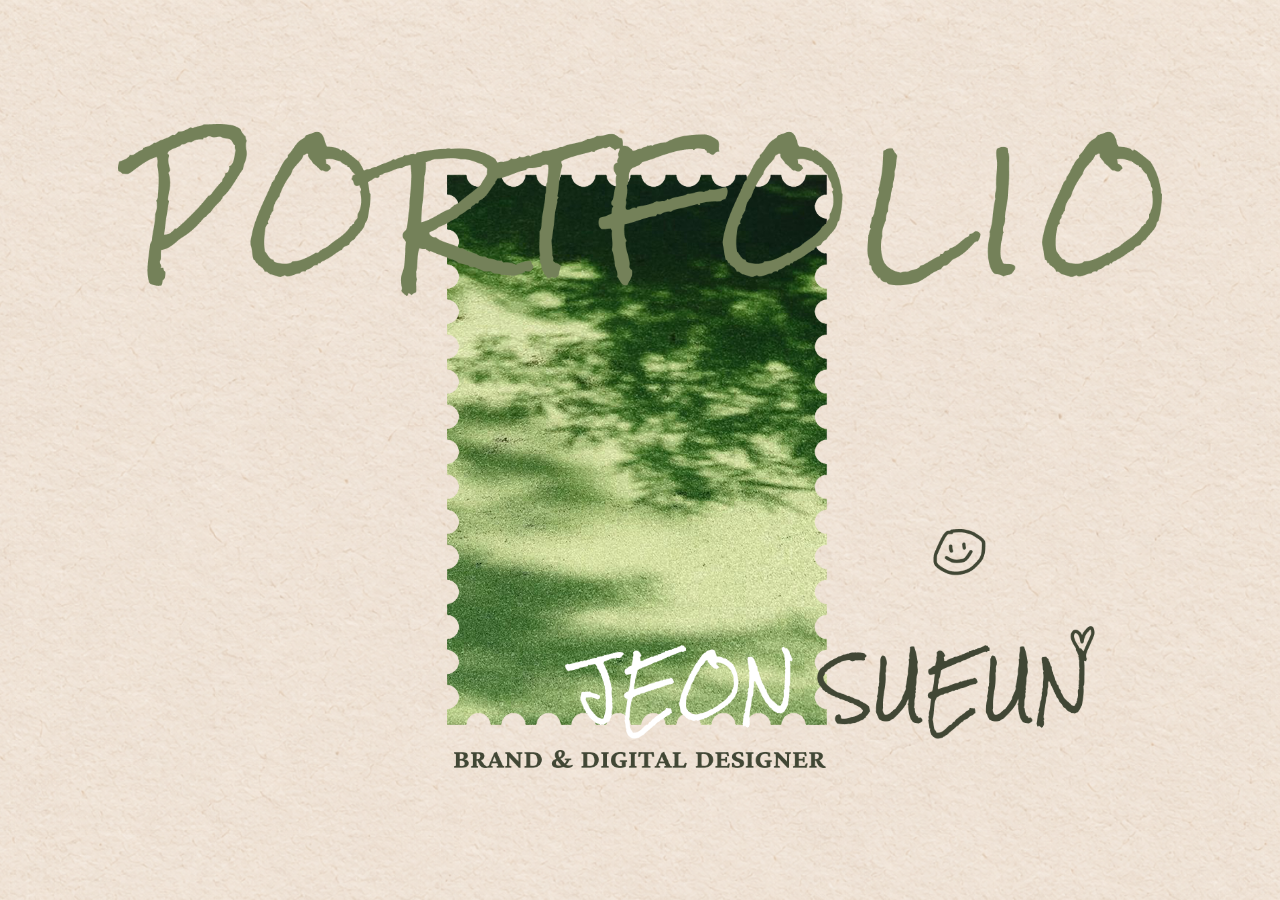
<file: index.html>
<!doctype html>
<html lang="ko">
  <head>
    <meta charset="UTF-8" />
    <meta name="viewport" content="width=device-width, initial-scale=1.0" />
    <meta name="description" content="브랜드에서 디지털까지, 경험을 연결하는 디자이너 전수은의 포트폴리오. 브랜딩, 그래픽, UI/웹 디자인 프로젝트를 살펴보세요." />
    <title>Jeon Sueun — Brand & Product Designer</title>
    <!-- Share preview metadata -->
    <link rel="canonical" href="https://jeon-sueun-portfolio.pages.dev/" />
    <meta property="og:type" content="website" />
    <meta property="og:locale" content="ko_KR" />
    <meta property="og:site_name" content="Jeon Sueun Portfolio" />
    <meta property="og:title" content="Jeon Sueun | Brand &amp; Product Designer" />
    <meta property="og:description" content="브랜드에서 디지털까지, 경험을 연결하는 디자이너 전수은의 포트폴리오. 브랜딩, 그래픽, UI/웹 디자인 프로젝트를 살펴보세요." />
    <meta property="og:url" content="https://jeon-sueun-portfolio.pages.dev/" />
    <meta property="og:image" content="https://jeon-sueun-portfolio.pages.dev/assets/portfolio-cover.png" />
    <meta property="og:image:type" content="image/png" />
    <meta property="og:image:width" content="1920" />
    <meta property="og:image:height" content="1080" />
    <meta property="og:image:alt" content="전수은 포트폴리오 표지" />
    <meta name="twitter:card" content="summary_large_image" />
    <meta name="twitter:title" content="Jeon Sueun | Brand &amp; Product Designer" />
    <meta name="twitter:description" content="브랜드에서 디지털까지, 경험을 연결하는 디자이너 전수은의 포트폴리오. 브랜딩, 그래픽, UI/웹 디자인 프로젝트를 살펴보세요." />
    <meta name="twitter:image" content="https://jeon-sueun-portfolio.pages.dev/assets/portfolio-cover.png" />
    <meta name="twitter:image:alt" content="전수은 포트폴리오 표지" />
    <!-- /Share preview metadata -->
    <link rel="stylesheet" href="./styles.css?v=matcha-close" />
    <script src="./app.js?v=matcha-close-2" defer></script>
  </head>
  <body>
    <section class="cover-intro" id="portfolio-intro" aria-label="Portfolio introduction">
      <div class="intro-stage">
        <img class="intro-object intro-portfolio-title" src="./Portfolio표지/portfolio-title.png" alt="" aria-hidden="true" />
        <img class="intro-object intro-stamp" src="./Portfolio표지/stamp.png" alt="" aria-hidden="true" />
        <img class="intro-object intro-name" src="./Portfolio표지/name.png" alt="" aria-hidden="true" />
        <img class="intro-object intro-designer-title" src="./Portfolio표지/designer-title.png" alt="" aria-hidden="true" />
        <button class="stamp-entry" type="button" aria-label="우표를 눌러 포트폴리오 시작하기"></button>
        <p class="intro-hint" aria-hidden="true"><span class="intro-hint-desktop">CLICK TO ENTER</span><span class="intro-hint-touch">TAP TO ENTER</span></p>
      </div>
    </section>
    <div class="page-shell" id="home" hidden>
      <header class="site-header" aria-label="주요 메뉴">
        <nav class="site-nav">
          <a href="#home" aria-current="page">Home</a>
          <a href="#about">About</a>
          <a href="#projects">Projects</a>
          <a href="#objects">Objects</a>
          <a href="./contact.html">Contact</a>
        </nav>
      </header>

      <main>
        <!-- DAY 47 / 01 Hero: subsequent sections can be added after this element. -->
        <section class="hero" aria-labelledby="hero-title">
          <div class="hero-content">
            <h1 id="hero-title">
              <span>BRAND &amp; PRODUCT DESIGNER</span>
              <span>Jeon Sueun</span>
            </h1>

            <p class="hero-lead">브랜드에서 디지털까지, 경험을 연결하는 디자이너.</p>
            <p class="hero-description">브랜드의 고유한 가치를 발견하고, 시각적 아이덴티티와 디지털 경험으로 연결합니다.</p>

            <a class="hero-button" href="#projects" aria-label="프로젝트 섹션으로 이동">
              프로젝트 보러가기 <span aria-hidden="true">↗</span>
            </a>
          </div>
        </section>

        <!-- About / updated layout based on 02 About reference. -->
        <section class="about" id="about" aria-labelledby="about-title">
          <h2 class="about-nameplate" id="about-title">Jeon Sueun</h2>

          <div class="about-profile">
            <p class="about-eyebrow">ABOUT ME</p>
            <h3>Connecting Brand,<br />Visual And Digital Experiences.</h3>
            <p class="about-intro">브랜드의 고유한 가치와 이야기를 발견하고, 이를 시각적 아이덴티티와 디지털 경험으로 연결하는 디자이너입니다. 브랜드부터 그래픽, UI/웹까지 하나의 일관된 경험으로 이어지는 디자인에 관심이 있습니다.</p>
            <dl class="about-facts">
              <div class="about-fact"><dt>WHAT I DO</dt><dd>Brand Identity · BX<br />Graphic Design<br />UI / Web Design<br />Product Design</dd></div>
              <div class="about-fact"><dt>TOOLS</dt><dd>Figma · Photoshop · Illustrator</dd></div>
              <div class="about-fact"><dt>PROFILE</dt><dd>Based in Korea<br />Open to opportunities</dd></div>
            </dl>
            <a class="resume-button" href="./resume.html" target="_blank" rel="noopener noreferrer" aria-label="전수은 이력서 새 탭에서 열기">Resume <span aria-hidden="true">→</span></a>
          </div>

          <section class="about-introduction" aria-labelledby="about-introduction-title">
            <p class="about-section-label">1. INTRODUCTION</p>
            <h3 id="about-introduction-title">Curiosity Into Creation.</h3>
            <p class="about-korean-title">호기심을 결과물로 만드는 사람.</p>
            <p>저는 사용자의 작은 호기심에서 시작해, 관찰과 공감으로 브랜드와 제품이<br class="desktop-break" /> 더 좋은 경험으로 이어질 방법을 고민합니다.</p>
            <p>디자인은 단순히 보기 좋은 결과물을 만드는 일이 아니라, 각기 다른 배경으로<br class="desktop-break" /> 가능성을 탐색하고 경험을 연결하는 과정이라고 생각합니다.</p>
          </section>

          <section class="about-work" aria-labelledby="about-work-title">
            <p class="about-section-label" id="about-work-title">2. HOW I WORK</p>
            <div class="how-work-grid">
              <article class="how-work-card"><span class="card-number">01</span><div><p class="card-kicker">CURIOSITY</p><h3>호기심과 아이디어.</h3><p>새로운 아이디어를 발견하면 '이거 재미있겠다!'라는 감정이 먼저 생깁니다. 관심 분야를 특정 영역으로 제한하기보다, 흥미로운 것을 자유롭게 탐색하는 걸 선호합니다.</p><small>디자인 강점: 새로운 관점 발견 · 다양한 레퍼런스 탐색</small></div></article>
              <article class="how-work-card"><span class="card-number">02</span><div><p class="card-kicker">INITIATIVE</p><h3>생각을 행동으로 옮기는 실행력</h3><p>흥미로운 아이디어를 단순히 상상하는 데서 끝내지 않습니다. 직접 만들어 보고, 도구를 배우고, 실제 결과물로 발전시키는 과정을 즐깁니다.</p><small>디자인 강점: 자기주도적 실행 · 빠른 실험</small></div></article>
              <article class="how-work-card"><span class="card-number">03</span><div><p class="card-kicker">IMMERSION</p><h3>좋아하는 것에 깊이 몰입하는 태도</h3><p>재미를 느끼는 작업에는 자연스럽게 시간과 에너지를 투자합니다. 작은 캐릭터 하나부터 브랜드 콘셉트, 웹사이트 구성까지 세부적인 요소를 탐색합니다.</p><small>디자인 강점: 집중력 · 깊이 있는 탐구</small></div></article>
              <article class="how-work-card"><span class="card-number">04</span><div><p class="card-kicker">ATTENTION TO DETAIL</p><h3>디테일을 놓치지 않는 관찰력</h3><p>캐릭터의 비율, 색상, 디자인의 일관성처럼 작은 요소도 중요하게 생각합니다. 원하는 결과물에 대한 기준을 명확하게 세우고 결과와 비교해 검토합니다.</p><small>디자인 강점: 일관성 유지 · 완성도 관리</small></div></article>
              <article class="how-work-card"><span class="card-number">05</span><div><p class="card-kicker">COMPLETION</p><h3>시작한 것을 결과물로 완성하는 힘</h3><p>새로운 시도를 좋아하지만 시작만 반복하지는 않습니다. 프로젝트를 마무리하고 성취감을 느낀 뒤 다음 목표를 찾는 편입니다. 시작한 일의 마무리와 성취를 소중하게 여깁니다.</p><small>디자인 강점: 결과물 중심 사고 · 목표 달성</small></div></article>
              <article class="how-work-card"><span class="card-number">06</span><div><p class="card-kicker">EXPLORATION</p><h3>다양한 경험을 연결하는 사고방식</h3><p>브랜딩, 캐릭터, UX, 여행, 영상 등. 다양한 경험을 통해 관점을 확장합니다. 서로 다른 경험에서 발견한 요소를 새로운 창작의 재료로 활용합니다.</p><small>디자인 강점: 확장적 사고 · 새로운 연결 가능성</small></div></article>
            </div>
          </section>

          <section class="about-journey" aria-labelledby="about-journey-title">
            <p class="about-section-label" id="about-journey-title">3. CREATIVE JOURNEY</p>
            <div class="journey-list">
              <article class="journey-step"><span class="journey-icon" aria-hidden="true">✳</span><div><p>DISCOVER</p><h3>어떤 계기였을까?</h3><span>새로운 관점과 아이디어 발견</span></div></article>
              <article class="journey-step"><span class="journey-icon" aria-hidden="true">↗</span><div><p>START</p><h3>직접 해볼까?</h3><span>두려움 없이 아이디어 실행</span></div></article>
              <article class="journey-step"><span class="journey-icon" aria-hidden="true">☀</span><div><p>IMMERSION</p><h3>어떻게 더 잘 만들 수 있을까?</h3><span>디테일 탐색과 반복적인 개선</span></div></article>
              <article class="journey-step"><span class="journey-icon" aria-hidden="true">♡</span><div><p>COMPLETE</p><h3>드디어 완성했어!</h3><span>결과를 완성하고 공유</span></div></article>
              <article class="journey-step"><span class="journey-icon" aria-hidden="true">↻</span><div><p>EXPLORE AGAIN</p><h3>이제 또 뭘 해볼까?</h3><span>새로운 호기심으로 다음 도전</span></div></article>
            </div>
            <p class="journey-note">호기심과 몰입에서 발견한 새로운 관점과 경험을 연결하며,<br />그리고 새로운 시작을 향해 계속 나아갑니다.</p>
          </section>

          <section class="about-attitude" aria-labelledby="about-attitude-title">
            <p class="about-section-label" id="about-attitude-title">4. MY DESIGN ATTITUDE</p>
            <h3 class="about-section-heading">관심사는 다양하지만, 태도는 일관됩니다.</h3>
            <div class="attitude-grid">
              <article class="attitude-card"><span>01</span><div class="attitude-image"><img src="./Portfolio Website — Used Original Image/01_Mat_Cha/09_matcha_latte.png" alt="말차 음료 브랜딩 프로젝트" /></div><p>Branding</p></article>
              <article class="attitude-card"><span>02</span><div class="attitude-image"><img src="./Portfolio Website — Used Original Image/02_TEA_TEA/14_product_scene.png" alt="자연친화 화장품 제품 디자인" /></div><p>Product Design</p></article>
              <article class="attitude-card"><span>03</span><div class="attitude-image"><img src="./화이팅.png" alt="안녕 글자가 포함된 주황색 물고기 캐릭터 스티커" /></div><p>Character</p></article>
            </div>
            <p class="about-caption">다양한 관심사에서 작은 영감을 모아 하나의 경험으로 연결합니다.</p>
          </section>

          <section class="about-discover" aria-labelledby="about-discover-title">
            <h3 class="about-section-heading" id="about-discover-title">재미있게 시작하되, 책임감 있게 완성합니다.</h3>
            <div class="discover-grid">
              <article class="discover-card"><span>DISCOVER</span><div class="attitude-image"><img src="./Portfolio Website — Used Original Image/01_Mat_Cha/08_product_set.png" alt="말차 제품 세트 브랜딩 프로젝트" /></div><p>Branding</p><small>Packaging design</small></article>
              <article class="discover-card"><span>DISCOVER</span><div class="attitude-image"><img src="./Portfolio Website — Used Original Image/02_TEA_TEA/06_website_hero_mockup.png" alt="TEA TEA 화장품 웹사이트 메인 화면과 컬렉션" /></div><p>Product Design</p><small>Web UI/UX</small></article>
              <article class="discover-card"><span>DISCOVER</span><div class="attitude-image"><img src="./04 Objects_2.png" alt="물고기 캐릭터의 24종 이모티콘 스티커 시트" /></div><p>Character</p><small>Meme stickers</small></article>
            </div>
            <p class="about-caption">관심을 새로운 가능성으로 발전시키고, 일관된 경험을 완성합니다.</p>
            <a class="resume-button resume-button-bottom" href="./resume.html" target="_blank" rel="noopener noreferrer" aria-label="전수은 이력서 새 탭에서 열기">Resume <span aria-hidden="true">→</span></a>
          </section>
        </section>

        <!-- DAY 47 / 03 Projects: the gray preview and list are separate layout columns. -->
        <section class="projects" id="projects" aria-label="Projects">
          <div class="projects-inner">
            <img class="projects-preview" src="./Portfolio Website — Used Original Image/01_Mat_Cha/11_cafe_interior_vertical.png" alt="" aria-hidden="true" style="object-fit: cover;" />
            <ol class="projects-list">
              <li><a href="./project-sages-matcha.html"><span class="project-number">01</span><strong>SAGE'S MATCHA</strong><span class="project-type">Brand Identity · BX</span></a></li>
              <li><a href="./project-natural-beauty.html"><span class="project-number">02</span><strong>NATURAL BEAUTY</strong><span class="project-type">Brand Identity · BX</span></a></li>
              <li><a href="./project-lifestyle-living.html"><span class="project-number">03</span><strong>LIFESTYLE LIVING</strong><span class="project-type">Brand Identity · BX</span></a></li>
              <li class="project-pending" aria-label="04 프로젝트 준비 중"><span class="project-number">04</span><strong>WHAT I DO</strong><span class="project-type">Brand Identity · BX</span></li>
              <li class="project-pending" aria-label="05 프로젝트 준비 중"><span class="project-number">05</span><strong>WHAT I DO</strong><span class="project-type">Brand Identity · BX</span></li>
            </ol>
          </div>
        </section>

        <!-- DAY 47 / 04 Objects: independent preview and linked detail pages. -->
        <section class="objects" id="objects" aria-label="Objects">
          <div class="objects-inner">
            <div class="objects-preview" aria-hidden="true"></div>
            <ol class="objects-list">
              <li><a href="./object-graphic-design.html"><span class="object-number">01</span><strong>Graphic Design</strong></a></li>
              <li><a href="./object-character-sticker.html"><span class="object-number">02</span><strong>Character / Emoticon Sticker</strong></a></li>
              <li><a href="./object-brand-visual.html"><span class="object-number">03</span><strong>Mini Branding/Visual</strong></a></li>
              <li><a href="./object-personal-works.html"><span class="object-number">04</span><strong>Personal Works</strong></a></li>
            </ol>
          </div>
        </section>
      </main>

      <aside class="contact-card" aria-label="연락처 요약">
        <div class="contact-card-top"><a href="./contact.html">Open</a><button class="contact-card-close" type="button" aria-label="연락처 창 닫기">Close</button></div>
        <div class="contact-card-line"></div>
        <strong>Contact</strong>
        <a href="mailto:love_9336@naver.com">love_9336@naver.com</a>
        <small>© 2026 Jeon sueun</small>
      </aside>
    </div>
  </body>
</html>
</file>
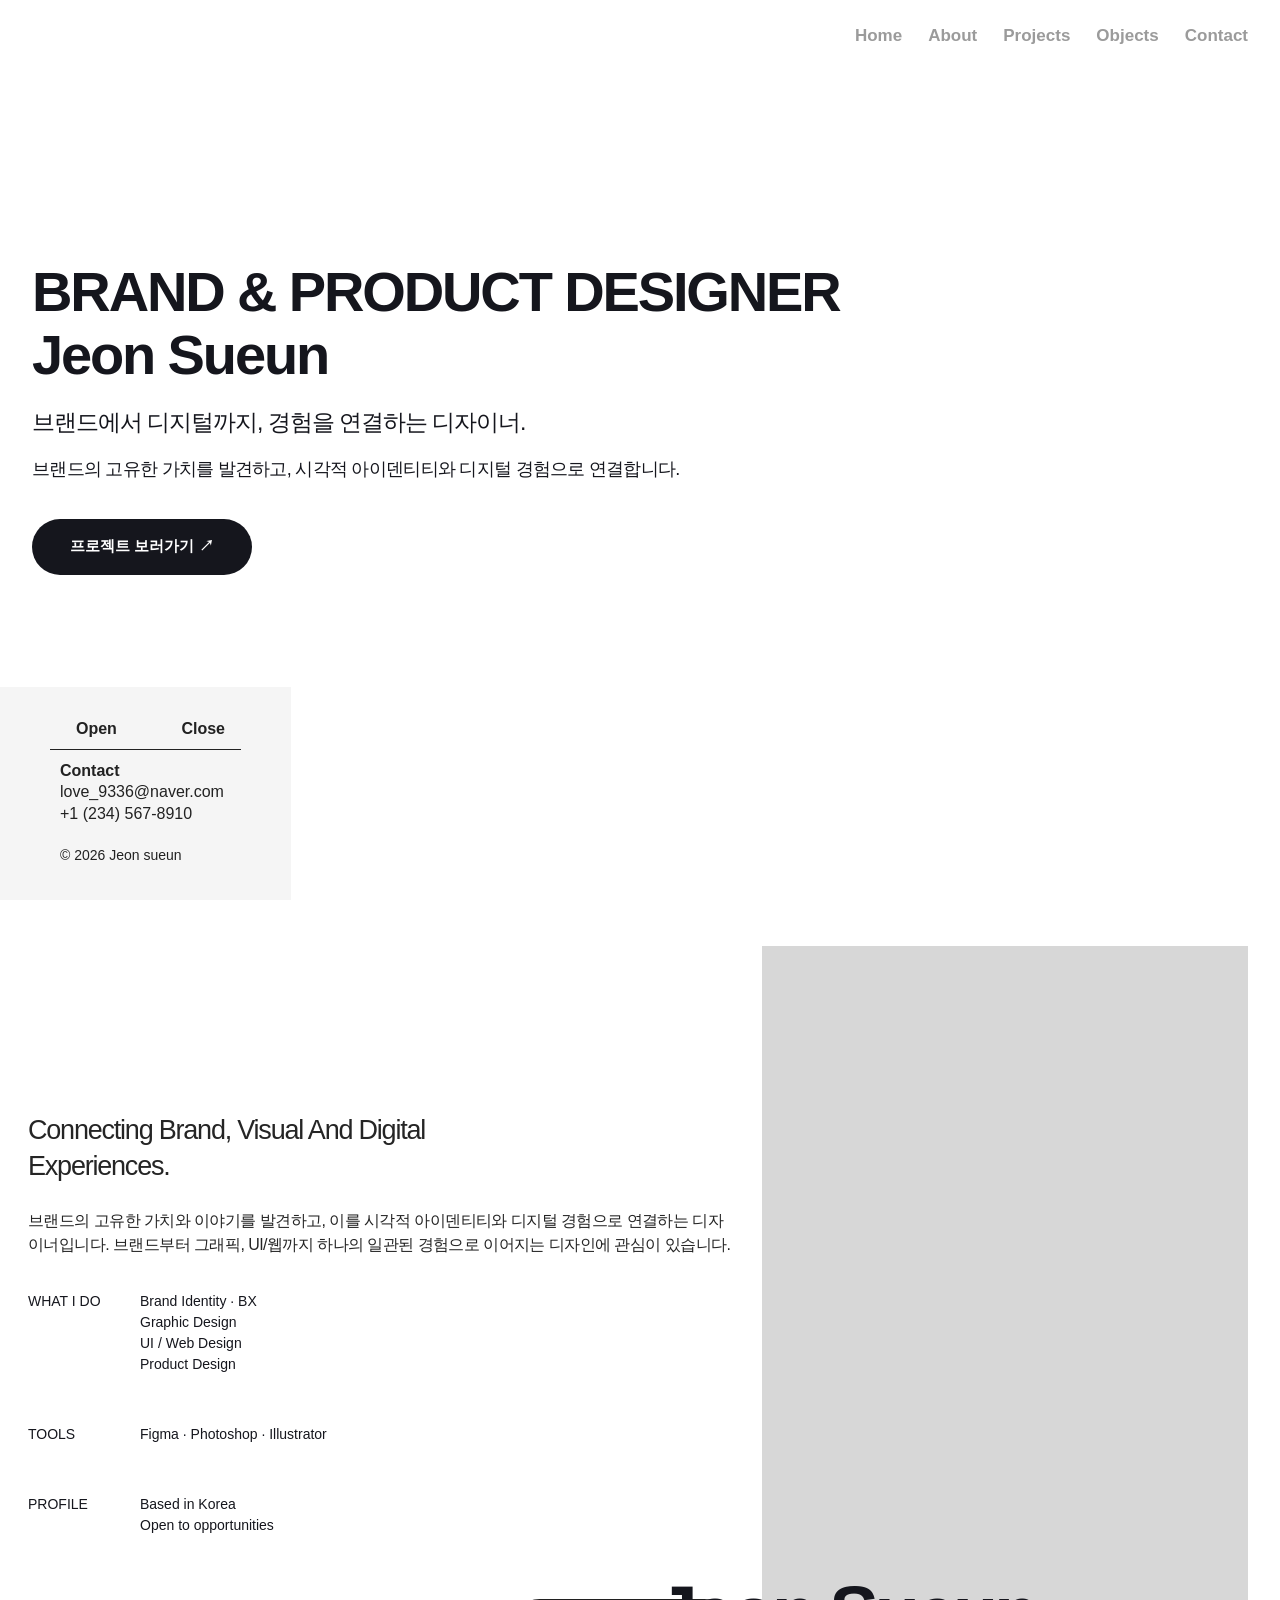
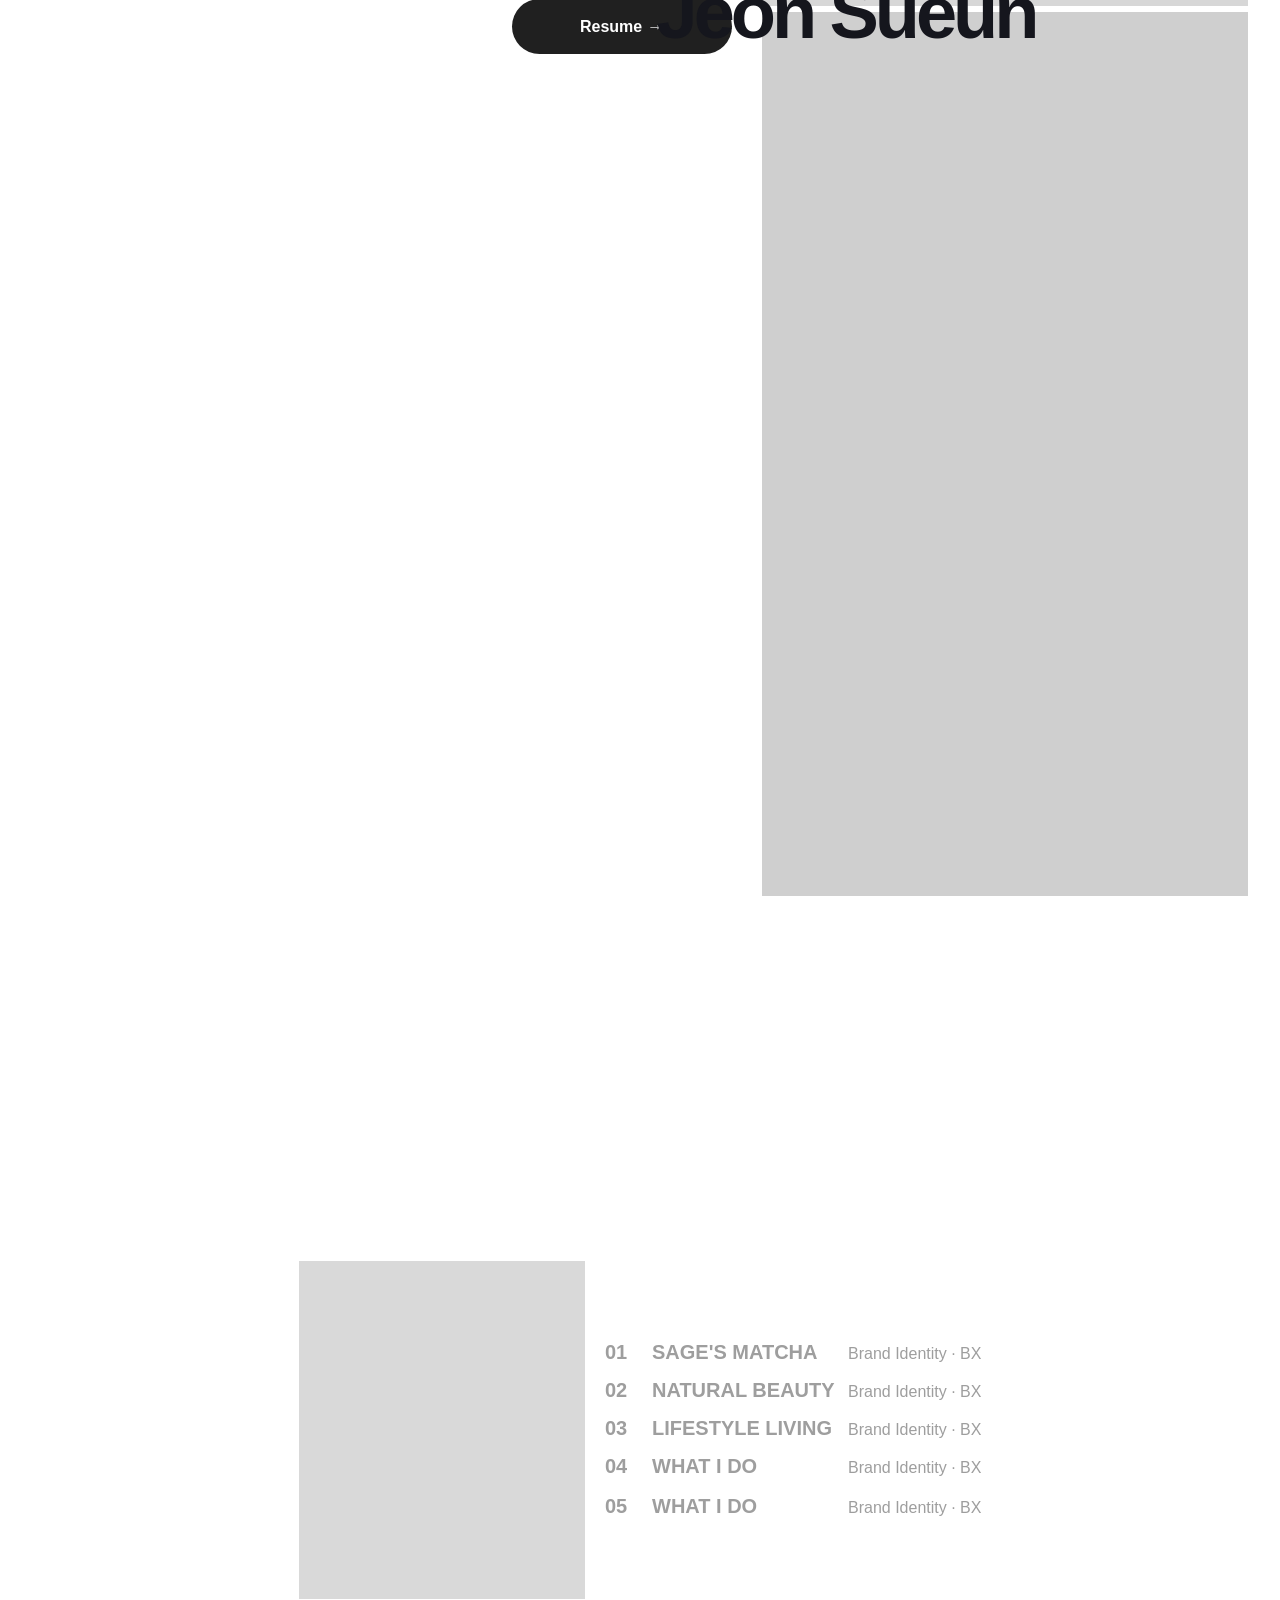
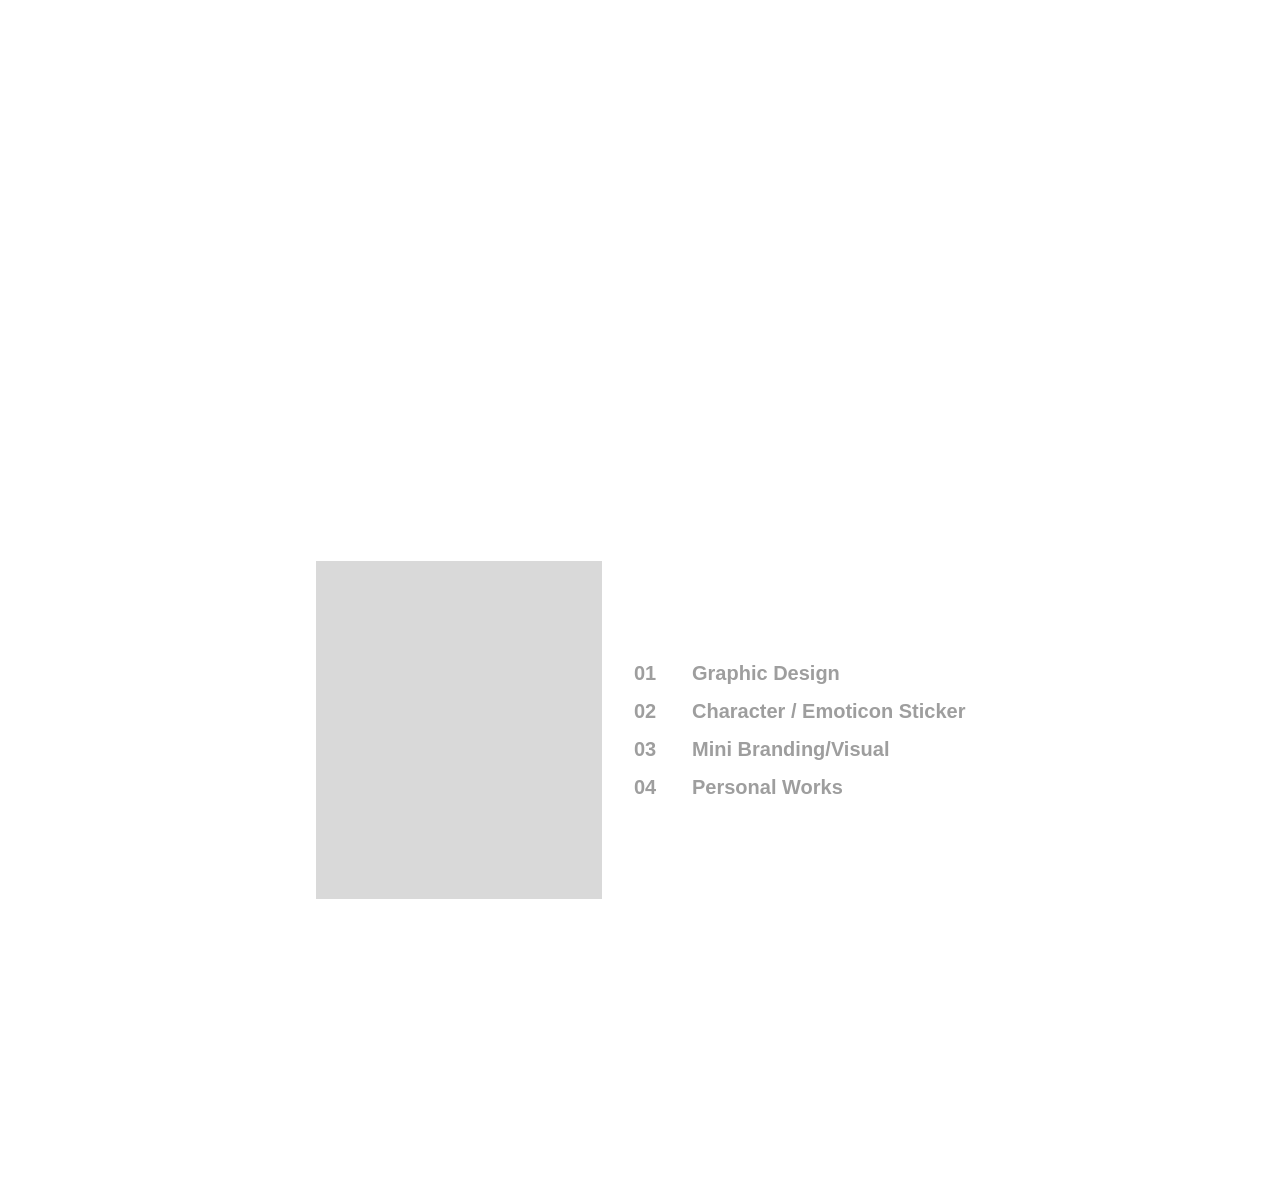
<file: jeon-sueun-portfolio-share-ready/index.html>
<!doctype html>
<html lang="ko">
  <head>
    <meta charset="UTF-8" />
    <meta name="viewport" content="width=device-width, initial-scale=1.0" />
    <meta name="description" content="브랜드에서 디지털까지, 경험을 연결하는 디자이너 전수은의 포트폴리오. 브랜딩, 그래픽, UI/웹 디자인 프로젝트를 살펴보세요." />
    <title>Jeon Sueun — Brand & Product Designer</title>
    <!-- Share preview metadata -->
    <link rel="canonical" href="https://jeon-sueun-portfolio-2026.workspace-478582.chatgpt.site/" />
    <meta property="og:type" content="website" />
    <meta property="og:locale" content="ko_KR" />
    <meta property="og:site_name" content="Jeon Sueun Portfolio" />
    <meta property="og:title" content="Jeon Sueun | Brand &amp; Product Designer" />
    <meta property="og:description" content="브랜드에서 디지털까지, 경험을 연결하는 디자이너 전수은의 포트폴리오. 브랜딩, 그래픽, UI/웹 디자인 프로젝트를 살펴보세요." />
    <meta property="og:url" content="https://jeon-sueun-portfolio-2026.workspace-478582.chatgpt.site/" />
    <meta property="og:image" content="https://jeon-sueun-portfolio-2026.workspace-478582.chatgpt.site/assets/og-home.jpg" />
    <meta property="og:image:width" content="1200" />
    <meta property="og:image:height" content="630" />
    <meta property="og:image:alt" content="JEON SUEUN 프로젝트 공유 이미지" />
    <meta name="twitter:card" content="summary_large_image" />
    <meta name="twitter:title" content="Jeon Sueun | Brand &amp; Product Designer" />
    <meta name="twitter:description" content="브랜드에서 디지털까지, 경험을 연결하는 디자이너 전수은의 포트폴리오. 브랜딩, 그래픽, UI/웹 디자인 프로젝트를 살펴보세요." />
    <meta name="twitter:image" content="https://jeon-sueun-portfolio-2026.workspace-478582.chatgpt.site/assets/og-home.jpg" />
    <!-- /Share preview metadata -->
    <link rel="stylesheet" href="./styles.css" />
    <script src="./app.js" defer></script>
  </head>
  <body>
    <div class="page-shell" id="home">
      <header class="site-header" aria-label="주요 메뉴">
        <nav class="site-nav">
          <a href="#home" aria-current="page">Home</a>
          <a href="#about">About</a>
          <a href="#projects">Projects</a>
          <a href="#objects">Objects</a>
          <a href="./contact.html">Contact</a>
        </nav>
      </header>

      <main>
        <!-- DAY 47 / 01 Hero: subsequent sections can be added after this element. -->
        <section class="hero" aria-labelledby="hero-title">
          <div class="hero-content">
            <h1 id="hero-title">
              <span>BRAND &amp; PRODUCT DESIGNER</span>
              <span>Jeon Sueun</span>
            </h1>

            <p class="hero-lead">브랜드에서 디지털까지, 경험을 연결하는 디자이너.</p>
            <p class="hero-description">브랜드의 고유한 가치를 발견하고, 시각적 아이덴티티와 디지털 경험으로 연결합니다.</p>

            <a class="hero-button" href="#projects" aria-label="프로젝트 섹션으로 이동">
              프로젝트 보러가기 <span aria-hidden="true">↗</span>
            </a>
          </div>
        </section>

        <!-- DAY 47 / 02 About: copy and visual track are independent for Figma comparisons. -->
        <section class="about" id="about" aria-labelledby="about-title">
          <div class="about-copy">
            <h2 id="about-title">Connecting Brand, Visual And Digital<br /> Experiences.</h2>
            <p class="about-intro">브랜드의 고유한 가치와 이야기를 발견하고, 이를 시각적 아이덴티티와 디지털 경험으로 연결하는 디자이너입니다. 브랜드부터 그래픽, UI/웹까지 하나의 일관된 경험으로 이어지는 디자인에 관심이 있습니다.</p>

            <dl class="about-facts">
              <div class="about-fact">
                <dt>WHAT I DO</dt>
                <dd>Brand Identity · BX<br />Graphic Design<br />UI / Web Design<br />Product Design</dd>
              </div>
              <div class="about-fact">
                <dt>TOOLS</dt>
                <dd>Figma · Photoshop · Illustrator</dd>
              </div>
              <div class="about-fact">
                <dt>PROFILE</dt>
                <dd>Based in Korea<br />Open to opportunities</dd>
              </div>
            </dl>

            <span class="resume-button" aria-label="이력서 링크 준비 중">Resume <span aria-hidden="true">→</span></span>
          </div>

          <div class="about-visual" aria-label="프로필 이미지를 위한 회색 자리 표시 영역">
            <div class="about-image about-image-first" aria-hidden="true"></div>
            <div class="about-image about-image-second" aria-hidden="true"></div>
            <div class="about-name" aria-hidden="true"><span>Jeon</span> <span>Sueun</span></div>
          </div>
        </section>

        <!-- DAY 47 / 03 Projects: the gray preview and list are separate layout columns. -->
        <section class="projects" id="projects" aria-label="Projects">
          <div class="projects-inner">
            <div class="projects-preview" aria-hidden="true"></div>
            <ol class="projects-list">
              <li><a href="./project-sages-matcha.html"><span class="project-number">01</span><strong>SAGE'S MATCHA</strong><span class="project-type">Brand Identity · BX</span></a></li>
              <li><a href="./project-natural-beauty.html"><span class="project-number">02</span><strong>NATURAL BEAUTY</strong><span class="project-type">Brand Identity · BX</span></a></li>
              <li><a href="./project-lifestyle-living.html"><span class="project-number">03</span><strong>LIFESTYLE LIVING</strong><span class="project-type">Brand Identity · BX</span></a></li>
              <li class="project-pending" aria-label="04 프로젝트 준비 중"><span class="project-number">04</span><strong>WHAT I DO</strong><span class="project-type">Brand Identity · BX</span></li>
              <li class="project-pending" aria-label="05 프로젝트 준비 중"><span class="project-number">05</span><strong>WHAT I DO</strong><span class="project-type">Brand Identity · BX</span></li>
            </ol>
          </div>
        </section>

        <!-- DAY 47 / 04 Objects: independent preview and linked detail pages. -->
        <section class="objects" id="objects" aria-label="Objects">
          <div class="objects-inner">
            <div class="objects-preview" aria-hidden="true"></div>
            <ol class="objects-list">
              <li><a href="./object-graphic-design.html"><span class="object-number">01</span><strong>Graphic Design</strong></a></li>
              <li><a href="./object-character-sticker.html"><span class="object-number">02</span><strong>Character / Emoticon Sticker</strong></a></li>
              <li><a href="./object-brand-visual.html"><span class="object-number">03</span><strong>Mini Branding/Visual</strong></a></li>
              <li><a href="./object-personal-works.html"><span class="object-number">04</span><strong>Personal Works</strong></a></li>
            </ol>
          </div>
        </section>
      </main>

      <aside class="contact-card" aria-label="연락처 요약">
        <div class="contact-card-top"><a href="./contact.html">Open</a><button class="contact-card-close" type="button" aria-label="연락처 창 닫기">Close</button></div>
        <div class="contact-card-line"></div>
        <strong>Contact</strong>
        <a href="mailto:love_9336@naver.com">love_9336@naver.com</a>
        <a href="tel:+12345678910">+1 (234) 567-8910</a>
        <small>© 2026 Jeon sueun</small>
      </aside>
    </div>
  </body>
</html>
</file>
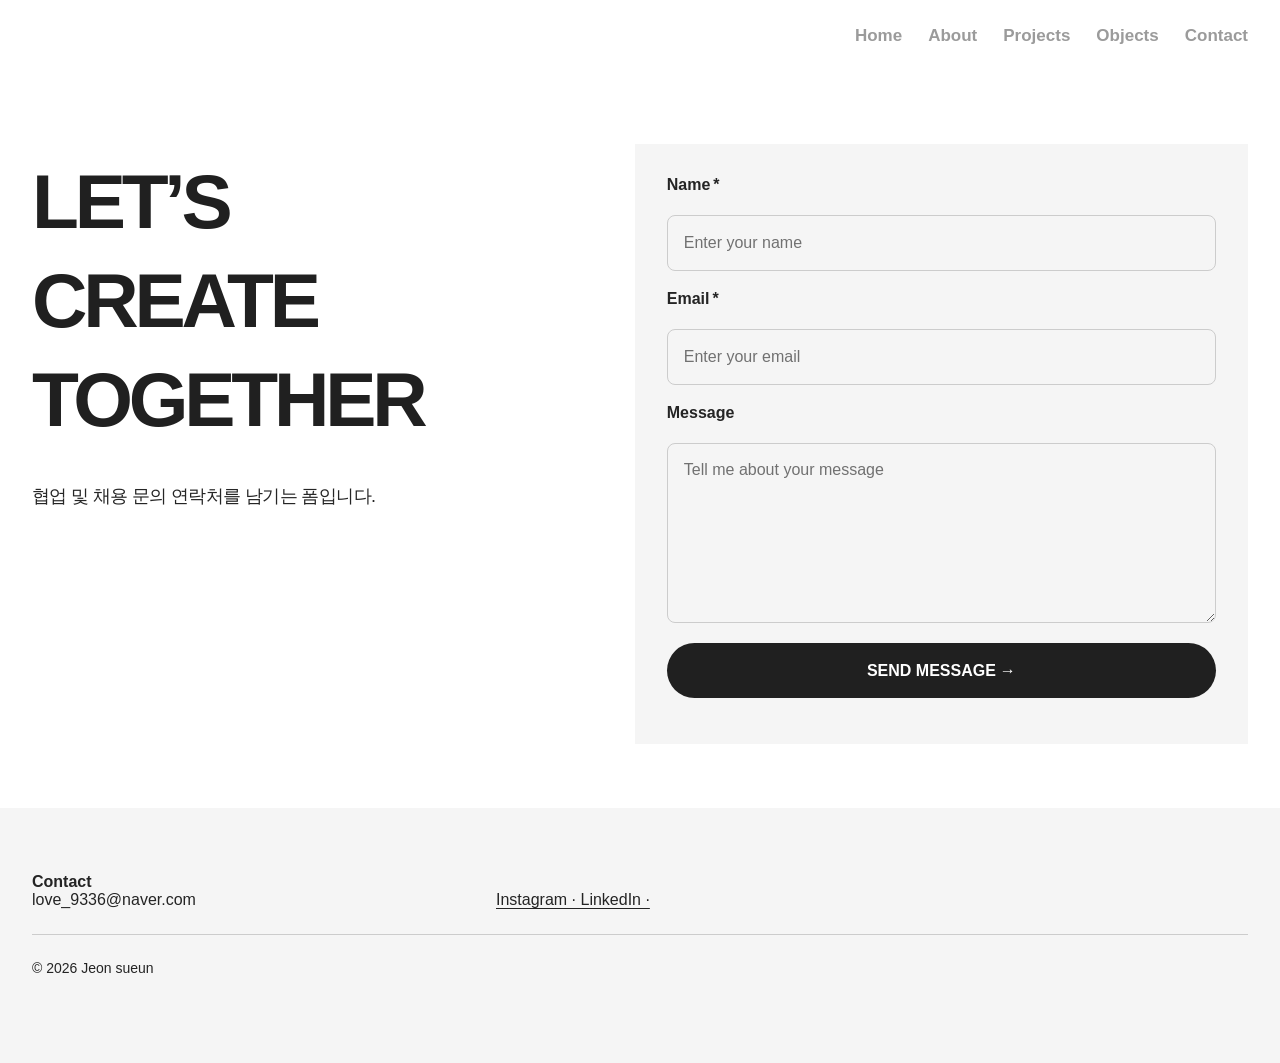
<file: contact.html>
<!doctype html>
<html lang="ko">
<head>
  <meta charset="UTF-8" />
  <meta name="viewport" content="width=device-width, initial-scale=1.0" />
  <title>Contact — Jeon Sueun</title>
    <!-- Share preview metadata -->
    <meta name="description" content="브랜드와 디지털을 연결하는 디자인에 대해 전수은에게 협업 또는 채용 문의를 보내세요." />
    <link rel="canonical" href="https://jeon-sueun-portfolio.pages.dev/contact.html" />
    <meta property="og:type" content="website" />
    <meta property="og:locale" content="ko_KR" />
    <meta property="og:site_name" content="Jeon Sueun Portfolio" />
    <meta property="og:title" content="Contact | Jeon Sueun" />
    <meta property="og:description" content="브랜드와 디지털을 연결하는 디자인에 대해 전수은에게 협업 또는 채용 문의를 보내세요." />
    <meta property="og:url" content="https://jeon-sueun-portfolio.pages.dev/contact.html" />
    <meta property="og:image" content="https://jeon-sueun-portfolio.pages.dev/assets/og-contact.jpg" />
    <meta property="og:image:width" content="1200" />
    <meta property="og:image:height" content="630" />
    <meta property="og:image:alt" content="LET’S CREATE TOGETHER 프로젝트 공유 이미지" />
    <meta name="twitter:card" content="summary_large_image" />
    <meta name="twitter:title" content="Contact | Jeon Sueun" />
    <meta name="twitter:description" content="브랜드와 디지털을 연결하는 디자인에 대해 전수은에게 협업 또는 채용 문의를 보내세요." />
    <meta name="twitter:image" content="https://jeon-sueun-portfolio.pages.dev/assets/og-contact.jpg" />
    <!-- /Share preview metadata -->
  <link rel="stylesheet" href="./styles.css" />
  <link rel="stylesheet" href="./contact.css" />
  <script src="./contact.js" defer></script>
</head>
<body class="contact-page">
  <header class="site-header" aria-label="주요 메뉴">
    <nav class="site-nav">
      <a href="./index.html#home">Home</a>
      <a href="./index.html#about">About</a>
      <a href="./index.html#projects">Projects</a>
      <a href="./index.html#objects">Objects</a>
      <a href="./contact.html" aria-current="page">Contact</a>
    </nav>
  </header>
  <main class="contact-main">
    <section class="contact-intro" aria-labelledby="contact-title">
      <h1 id="contact-title">LET’S<br />CREATE<br />TOGETHER</h1>
      <p>협업 및 채용 문의 연락처를 남기는 폼입니다.</p>
    </section>
    <section class="contact-form-panel" aria-label="문의 입력 폼">
      <form id="contact-form">
        <div class="form-field">
          <label for="contact-name">Name <span aria-hidden="true">*</span><span class="field-state" aria-hidden="true">입력 중</span></label>
          <input id="contact-name" name="name" type="text" placeholder="Enter your name" autocomplete="name" required />
        </div>
        <div class="form-field">
          <label for="contact-email">Email <span aria-hidden="true">*</span><span class="field-state" aria-hidden="true">입력 중</span></label>
          <input id="contact-email" name="email" type="email" placeholder="Enter your email" autocomplete="email" required />
        </div>
        <div class="form-field">
          <label for="contact-message">Message<span class="field-state" aria-hidden="true">입력 중</span></label>
          <textarea id="contact-message" name="message" placeholder="Tell me about your message"></textarea>
        </div>
        <button class="contact-submit" type="submit">SEND MESSAGE <span aria-hidden="true">→</span></button>
        <p class="form-feedback" id="form-feedback" role="status" aria-live="polite"></p>
      </form>
    </section>
  </main>
  <footer class="contact-footer">
    <div class="contact-footer-main">
      <div><strong>Contact</strong><a href="mailto:love_9336@naver.com">love_9336@naver.com</a></div>
      <div class="contact-social">Instagram · LinkedIn ·</div>
    </div>
    <div class="contact-footer-bottom">© 2026 Jeon sueun</div>
  </footer>
</body>
</html>
</file>
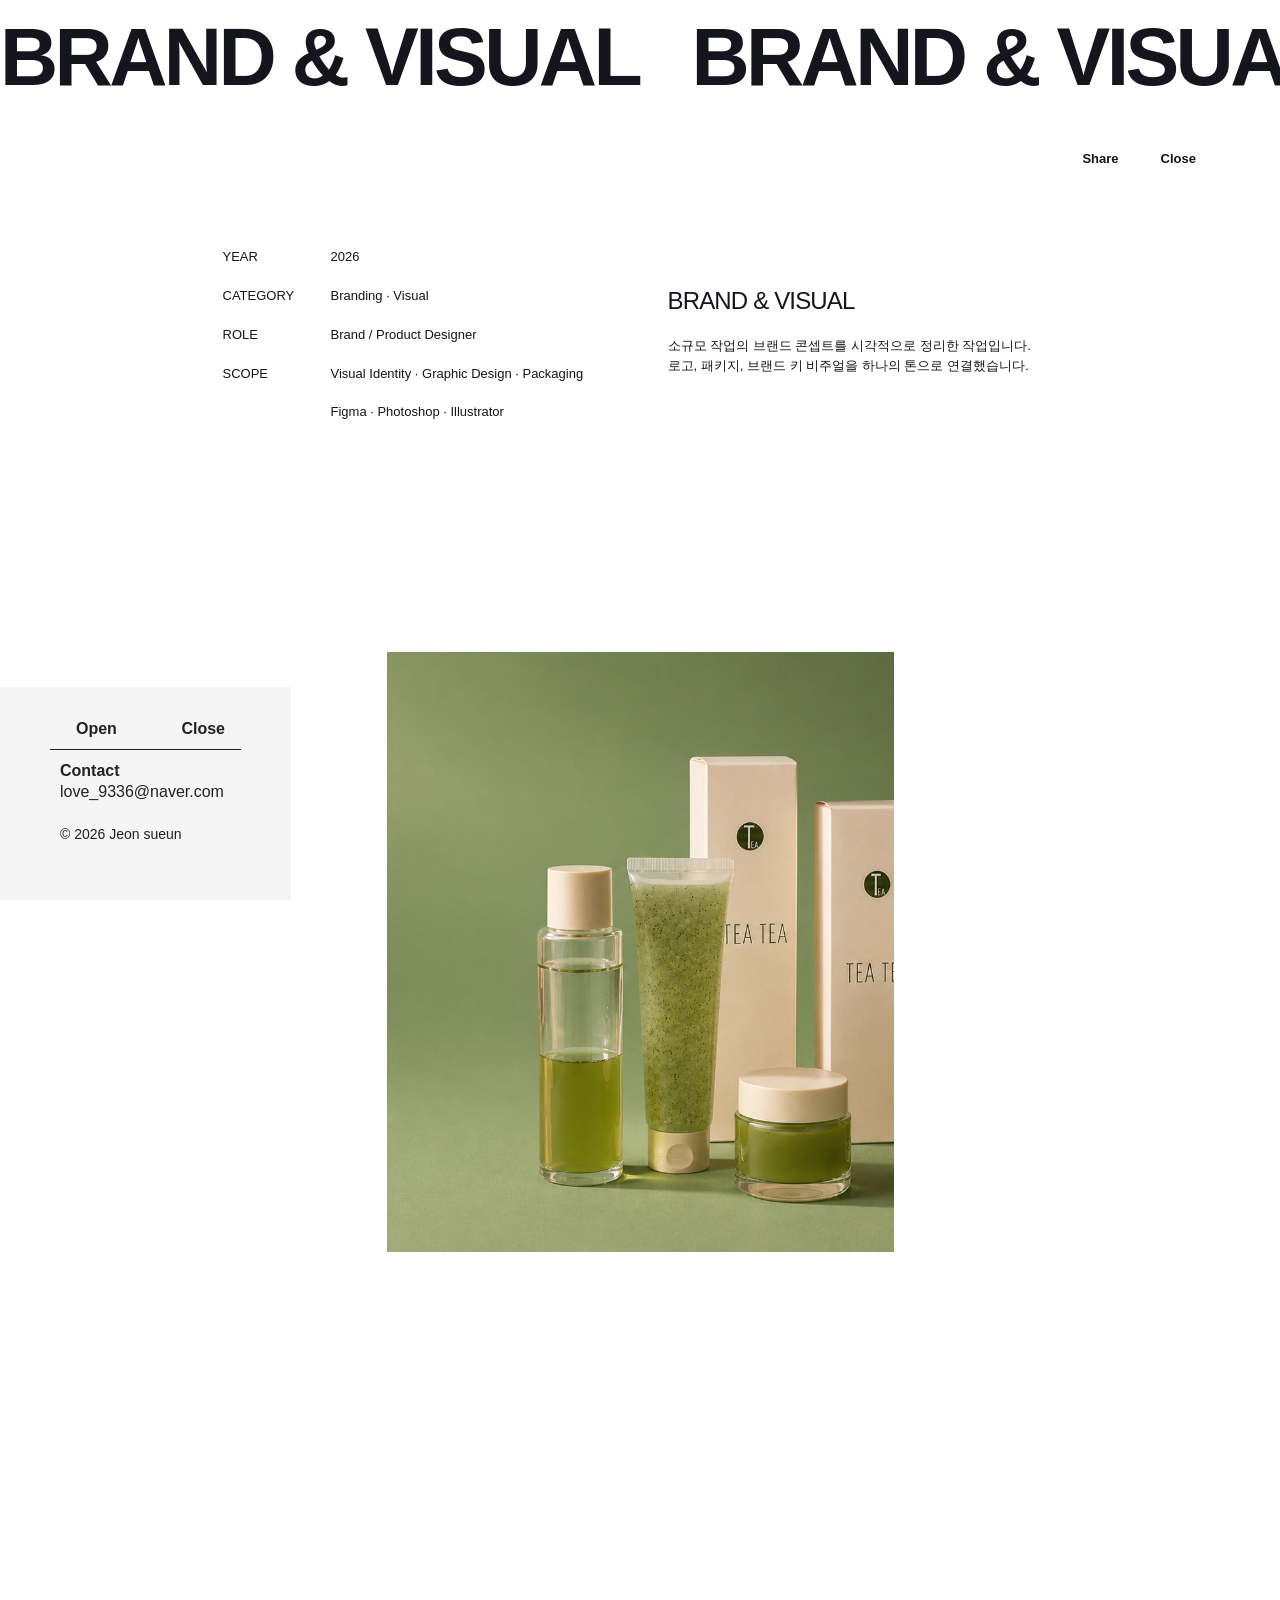
<file: object-brand-visual.html>
<!doctype html>
<html lang="ko">
<head><meta charset="UTF-8" /><meta name="viewport" content="width=device-width, initial-scale=1.0" /><title>Brand & Visual — Jeon Sueun</title>
    <!-- Share preview metadata -->
    <meta name="description" content="소규모 브랜드의 로고, 패키지, 키 비주얼을 하나의 톤으로 연결한 시각 디자인 작업입니다." />
    <link rel="canonical" href="https://jeon-sueun-portfolio.pages.dev/object-brand-visual.html" />
    <meta property="og:type" content="website" />
    <meta property="og:locale" content="ko_KR" />
    <meta property="og:site_name" content="Jeon Sueun Portfolio" />
    <meta property="og:title" content="BRAND &amp; VISUAL | Jeon Sueun" />
    <meta property="og:description" content="소규모 브랜드의 로고, 패키지, 키 비주얼을 하나의 톤으로 연결한 시각 디자인 작업입니다." />
    <meta property="og:url" content="https://jeon-sueun-portfolio.pages.dev/object-brand-visual.html" />
    <meta property="og:image" content="https://jeon-sueun-portfolio.pages.dev/assets/og-object-brand.jpg" />
    <meta property="og:image:width" content="1200" />
    <meta property="og:image:height" content="630" />
    <meta property="og:image:alt" content="BRAND &amp; VISUAL 프로젝트 공유 이미지" />
    <meta name="twitter:card" content="summary_large_image" />
    <meta name="twitter:title" content="BRAND &amp; VISUAL | Jeon Sueun" />
    <meta name="twitter:description" content="소규모 브랜드의 로고, 패키지, 키 비주얼을 하나의 톤으로 연결한 시각 디자인 작업입니다." />
    <meta name="twitter:image" content="https://jeon-sueun-portfolio.pages.dev/assets/og-object-brand.jpg" />
    <!-- /Share preview metadata --><link rel="stylesheet" href="./styles.css" /><link rel="stylesheet" href="./detail.css" /><script src="./app.js" defer></script></head>
<body class="project-detail-page">
  <main class="detail-shell">
    <div class="detail-marquee" aria-hidden="true">BRAND &amp; VISUAL</div>
    <nav class="detail-actions" aria-label="작업 메뉴"><button class="share-page" type="button">Share</button><a href="./index.html#objects">Close</a></nav>
    <div class="detail-summary">
      <dl class="detail-meta"><div><dt>YEAR</dt><dd>2026</dd></div><div><dt>CATEGORY</dt><dd>Branding · Visual</dd></div><div><dt>ROLE</dt><dd>Brand / Product Designer</dd></div><div><dt>SCOPE</dt><dd>Visual Identity · Graphic Design · Packaging</dd></div><div><dt></dt><dd>Figma · Photoshop · Illustrator</dd></div></dl>
      <div class="detail-intro"><h1>BRAND &amp; VISUAL</h1><p>소규모 작업의 브랜드 콘셉트를 시각적으로 정리한 작업입니다. 로고, 패키지, 브랜드 키 비주얼을 하나의 톤으로 연결했습니다.</p></div>
    </div>
    <img class="detail-image" src="./assets/object-brand.png" alt="녹색 배경 위 자연친화 화장품 브랜드 패키지" />
    <aside class="contact-card detail-contact" aria-label="연락처 요약"><div class="contact-card-top"><a href="./contact.html">Open</a><button class="contact-card-close" type="button" aria-label="연락처 창 닫기">Close</button></div><div class="contact-card-line"></div><strong>Contact</strong><a href="mailto:love_9336@naver.com">love_9336@naver.com</a><small>© 2026 Jeon sueun</small></aside>
  </main>
</body></html>
</file>
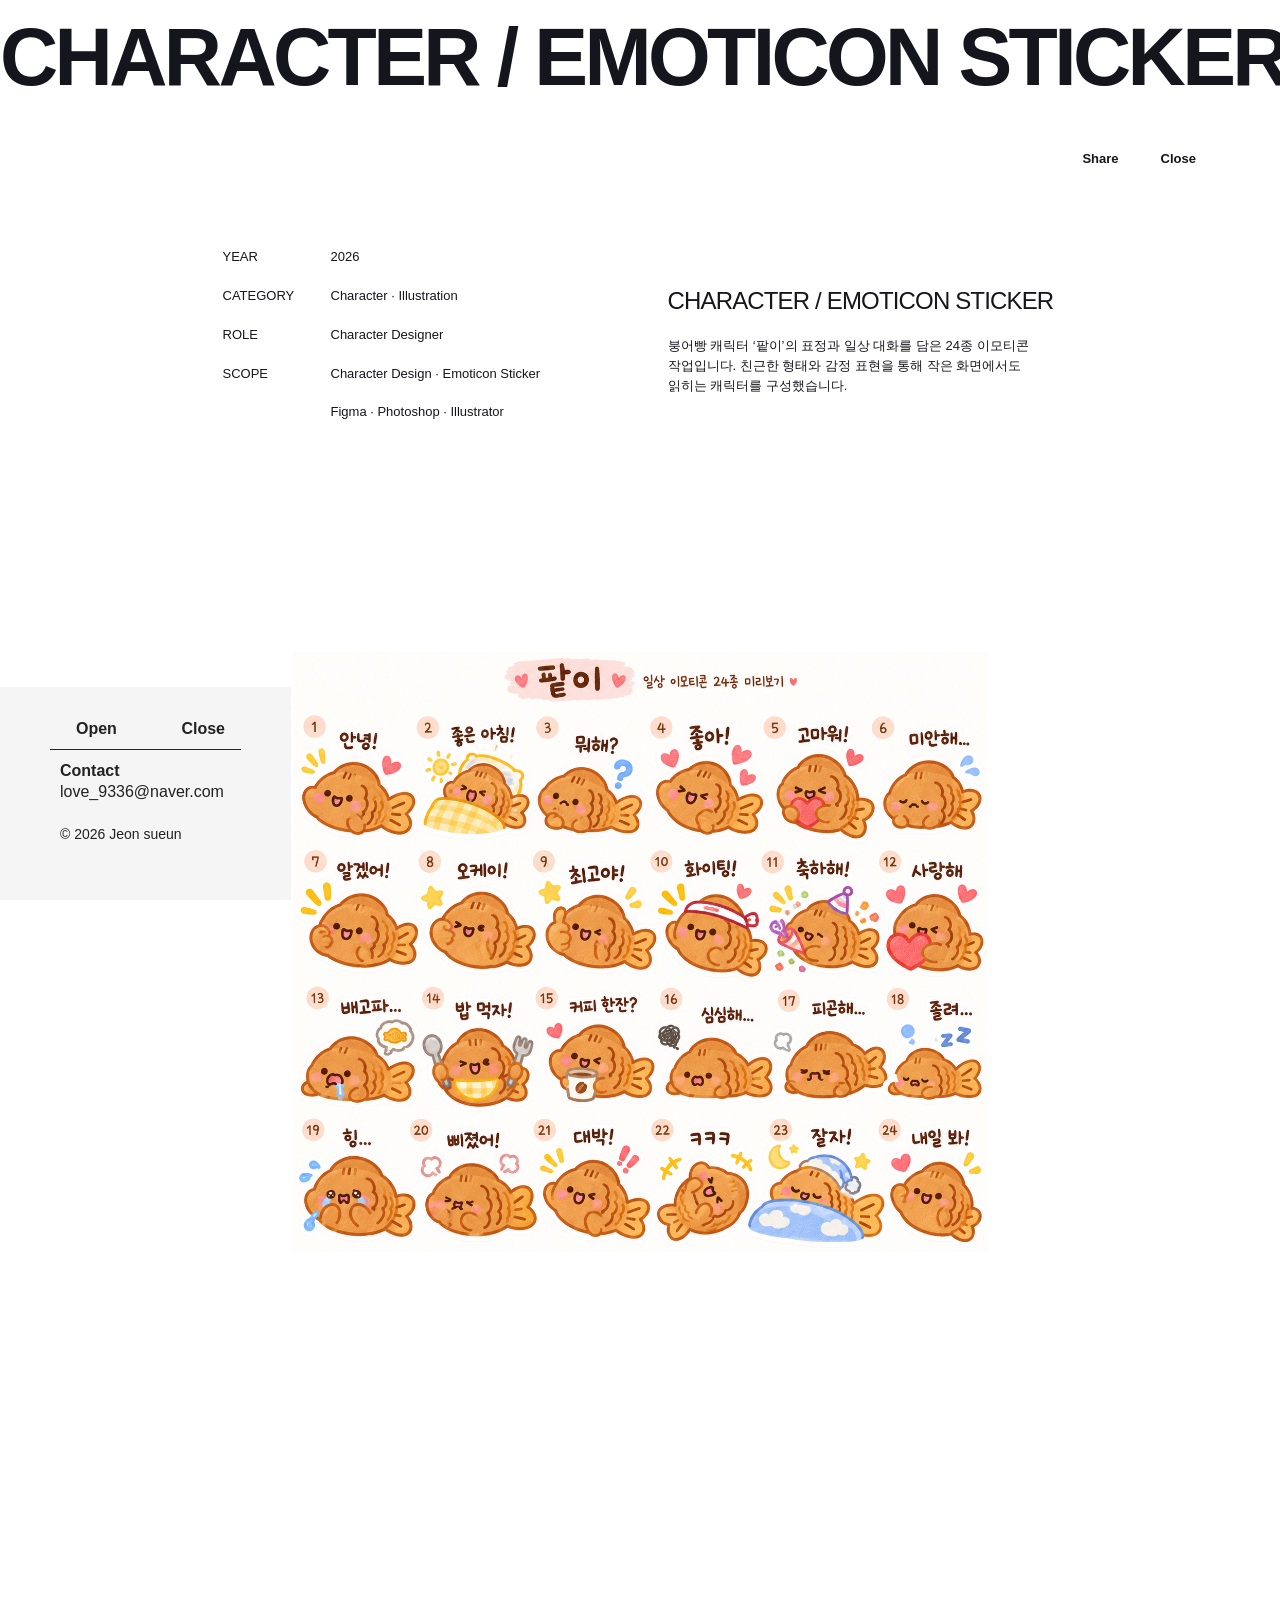
<file: object-character-sticker.html>
<!doctype html>
<html lang="ko">
<head><meta charset="UTF-8" /><meta name="viewport" content="width=device-width, initial-scale=1.0" /><title>Character / Emoticon Sticker — Jeon Sueun</title>
    <!-- Share preview metadata -->
    <meta name="description" content="붕어빵 캐릭터 팥이의 표정과 일상 대화를 담은 24종 이모티콘 작업입니다." />
    <link rel="canonical" href="https://jeon-sueun-portfolio.pages.dev/object-character-sticker.html" />
    <meta property="og:type" content="website" />
    <meta property="og:locale" content="ko_KR" />
    <meta property="og:site_name" content="Jeon Sueun Portfolio" />
    <meta property="og:title" content="CHARACTER / EMOTICON STICKER | Jeon Sueun" />
    <meta property="og:description" content="붕어빵 캐릭터 팥이의 표정과 일상 대화를 담은 24종 이모티콘 작업입니다." />
    <meta property="og:url" content="https://jeon-sueun-portfolio.pages.dev/object-character-sticker.html" />
    <meta property="og:image" content="https://jeon-sueun-portfolio.pages.dev/assets/og-object-stickers.jpg" />
    <meta property="og:image:width" content="1200" />
    <meta property="og:image:height" content="630" />
    <meta property="og:image:alt" content="EMOTICON STICKER 프로젝트 공유 이미지" />
    <meta name="twitter:card" content="summary_large_image" />
    <meta name="twitter:title" content="CHARACTER / EMOTICON STICKER | Jeon Sueun" />
    <meta name="twitter:description" content="붕어빵 캐릭터 팥이의 표정과 일상 대화를 담은 24종 이모티콘 작업입니다." />
    <meta name="twitter:image" content="https://jeon-sueun-portfolio.pages.dev/assets/og-object-stickers.jpg" />
    <!-- /Share preview metadata --><link rel="stylesheet" href="./styles.css" /><link rel="stylesheet" href="./detail.css" /><script src="./app.js" defer></script></head>
<body class="project-detail-page">
  <main class="detail-shell">
    <div class="detail-marquee" aria-hidden="true">CHARACTER / EMOTICON STICKER</div>
    <nav class="detail-actions" aria-label="작업 메뉴"><button class="share-page" type="button">Share</button><a href="./index.html#objects">Close</a></nav>
    <div class="detail-summary">
      <dl class="detail-meta"><div><dt>YEAR</dt><dd>2026</dd></div><div><dt>CATEGORY</dt><dd>Character · Illustration</dd></div><div><dt>ROLE</dt><dd>Character Designer</dd></div><div><dt>SCOPE</dt><dd>Character Design · Emoticon Sticker</dd></div><div><dt></dt><dd>Figma · Photoshop · Illustrator</dd></div></dl>
      <div class="detail-intro"><h1>CHARACTER / EMOTICON STICKER</h1><p>붕어빵 캐릭터 ‘팥이’의 표정과 일상 대화를 담은 24종 이모티콘 작업입니다. 친근한 형태와 감정 표현을 통해 작은 화면에서도 읽히는 캐릭터를 구성했습니다.</p></div>
    </div>
    <img class="detail-image detail-image--wide" src="./assets/object-stickers.png" alt="붕어빵 캐릭터 팥이의 24종 이모티콘 시트" />
    <aside class="contact-card detail-contact" aria-label="연락처 요약"><div class="contact-card-top"><a href="./contact.html">Open</a><button class="contact-card-close" type="button" aria-label="연락처 창 닫기">Close</button></div><div class="contact-card-line"></div><strong>Contact</strong><a href="mailto:love_9336@naver.com">love_9336@naver.com</a><small>© 2026 Jeon sueun</small></aside>
  </main>
</body></html>
</file>
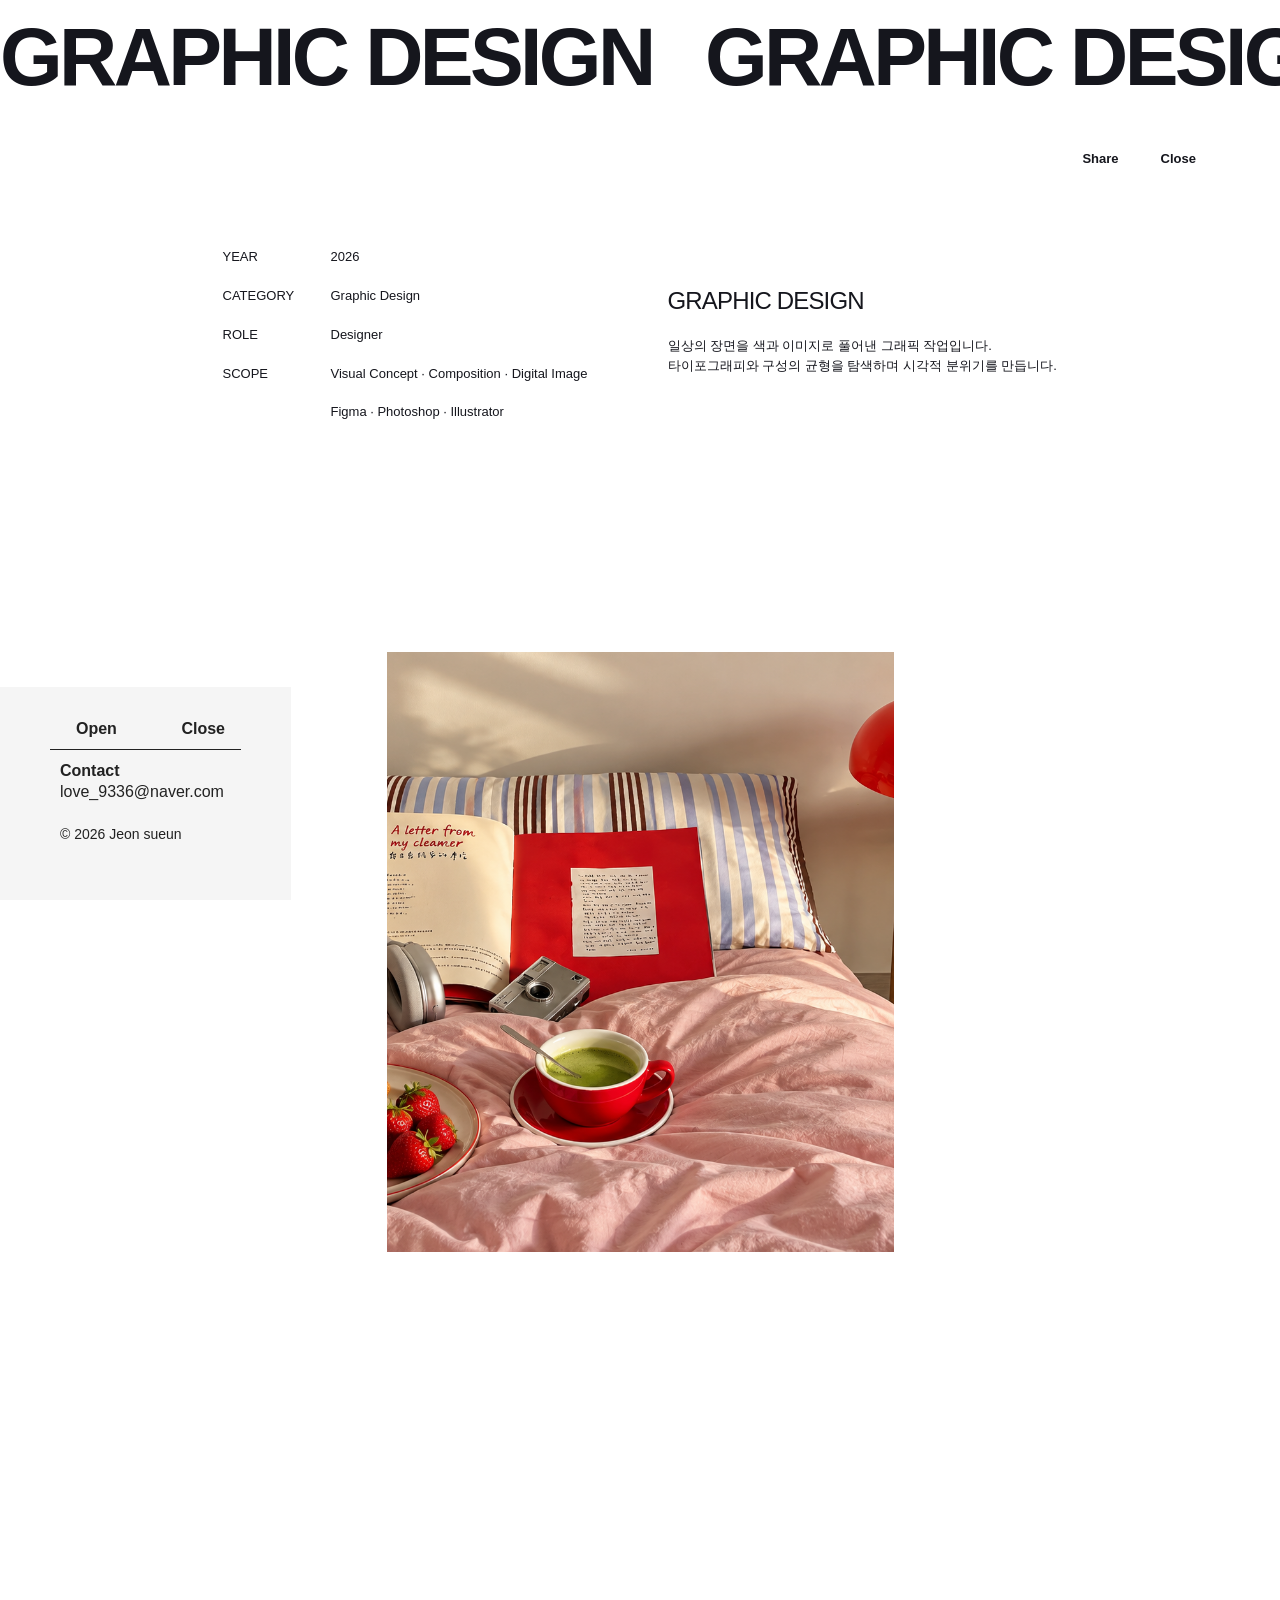
<file: object-graphic-design.html>
<!doctype html>
<html lang="ko">
<head><meta charset="UTF-8" /><meta name="viewport" content="width=device-width, initial-scale=1.0" /><title>Graphic Design — Jeon Sueun</title>
    <!-- Share preview metadata -->
    <meta name="description" content="일상의 장면을 색과 이미지로 풀어내고 타이포그래피와 구성의 균형을 탐색한 그래픽 작업입니다." />
    <link rel="canonical" href="https://jeon-sueun-portfolio.pages.dev/object-graphic-design.html" />
    <meta property="og:type" content="website" />
    <meta property="og:locale" content="ko_KR" />
    <meta property="og:site_name" content="Jeon Sueun Portfolio" />
    <meta property="og:title" content="GRAPHIC DESIGN | Jeon Sueun" />
    <meta property="og:description" content="일상의 장면을 색과 이미지로 풀어내고 타이포그래피와 구성의 균형을 탐색한 그래픽 작업입니다." />
    <meta property="og:url" content="https://jeon-sueun-portfolio.pages.dev/object-graphic-design.html" />
    <meta property="og:image" content="https://jeon-sueun-portfolio.pages.dev/assets/og-object-graphic.jpg" />
    <meta property="og:image:width" content="1200" />
    <meta property="og:image:height" content="630" />
    <meta property="og:image:alt" content="GRAPHIC DESIGN 프로젝트 공유 이미지" />
    <meta name="twitter:card" content="summary_large_image" />
    <meta name="twitter:title" content="GRAPHIC DESIGN | Jeon Sueun" />
    <meta name="twitter:description" content="일상의 장면을 색과 이미지로 풀어내고 타이포그래피와 구성의 균형을 탐색한 그래픽 작업입니다." />
    <meta name="twitter:image" content="https://jeon-sueun-portfolio.pages.dev/assets/og-object-graphic.jpg" />
    <!-- /Share preview metadata --><link rel="stylesheet" href="./styles.css" /><link rel="stylesheet" href="./detail.css" /><script src="./app.js" defer></script></head>
<body class="project-detail-page">
  <main class="detail-shell">
    <div class="detail-marquee" aria-hidden="true">GRAPHIC DESIGN&nbsp;&nbsp; GRAPHIC DESIGN</div>
    <nav class="detail-actions" aria-label="작업 메뉴"><button class="share-page" type="button">Share</button><a href="./index.html#objects">Close</a></nav>
    <div class="detail-summary">
      <dl class="detail-meta"><div><dt>YEAR</dt><dd>2026</dd></div><div><dt>CATEGORY</dt><dd>Graphic Design</dd></div><div><dt>ROLE</dt><dd>Designer</dd></div><div><dt>SCOPE</dt><dd>Visual Concept · Composition · Digital Image</dd></div><div><dt></dt><dd>Figma · Photoshop · Illustrator</dd></div></dl>
      <div class="detail-intro"><h1>GRAPHIC DESIGN</h1><p>일상의 장면을 색과 이미지로 풀어낸 그래픽 작업입니다. 타이포그래피와 구성의 균형을 탐색하며 시각적 분위기를 만듭니다.</p></div>
    </div>
    <img class="detail-image" src="./assets/object-graphic.png" alt="분홍 침구 위 책과 빨간 찻잔을 담은 그래픽 이미지" />
    <aside class="contact-card detail-contact" aria-label="연락처 요약"><div class="contact-card-top"><a href="./contact.html">Open</a><button class="contact-card-close" type="button" aria-label="연락처 창 닫기">Close</button></div><div class="contact-card-line"></div><strong>Contact</strong><a href="mailto:love_9336@naver.com">love_9336@naver.com</a><small>© 2026 Jeon sueun</small></aside>
  </main>
</body></html>
</file>
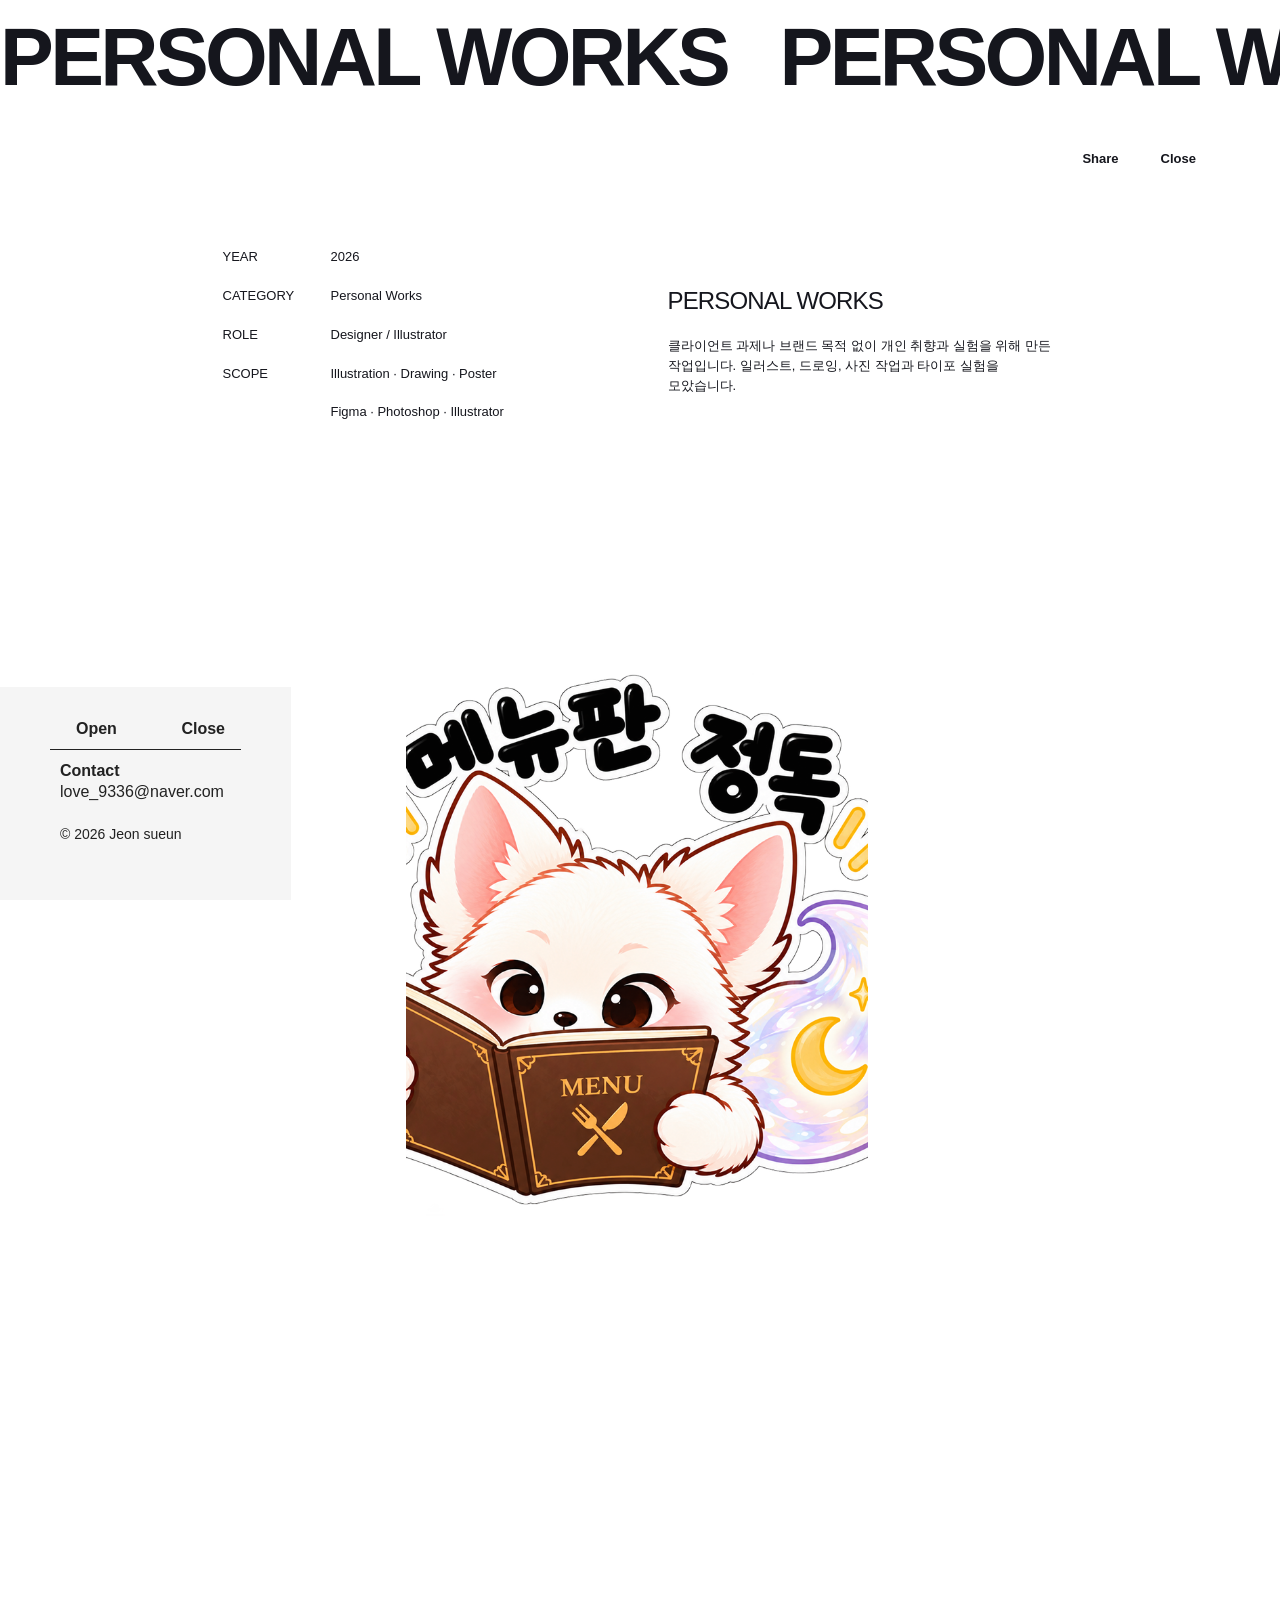
<file: object-personal-works.html>
<!doctype html>
<html lang="ko">
<head><meta charset="UTF-8" /><meta name="viewport" content="width=device-width, initial-scale=1.0" /><title>Personal Works — Jeon Sueun</title>
    <!-- Share preview metadata -->
    <meta name="description" content="개인 취향과 실험을 담은 일러스트, 드로잉, 사진, 타이포그래피 작업을 모았습니다." />
    <link rel="canonical" href="https://jeon-sueun-portfolio.pages.dev/object-personal-works.html" />
    <meta property="og:type" content="website" />
    <meta property="og:locale" content="ko_KR" />
    <meta property="og:site_name" content="Jeon Sueun Portfolio" />
    <meta property="og:title" content="PERSONAL WORKS | Jeon Sueun" />
    <meta property="og:description" content="개인 취향과 실험을 담은 일러스트, 드로잉, 사진, 타이포그래피 작업을 모았습니다." />
    <meta property="og:url" content="https://jeon-sueun-portfolio.pages.dev/object-personal-works.html" />
    <meta property="og:image" content="https://jeon-sueun-portfolio.pages.dev/assets/og-object-personal.jpg" />
    <meta property="og:image:width" content="1200" />
    <meta property="og:image:height" content="630" />
    <meta property="og:image:alt" content="PERSONAL WORKS 프로젝트 공유 이미지" />
    <meta name="twitter:card" content="summary_large_image" />
    <meta name="twitter:title" content="PERSONAL WORKS | Jeon Sueun" />
    <meta name="twitter:description" content="개인 취향과 실험을 담은 일러스트, 드로잉, 사진, 타이포그래피 작업을 모았습니다." />
    <meta name="twitter:image" content="https://jeon-sueun-portfolio.pages.dev/assets/og-object-personal.jpg" />
    <!-- /Share preview metadata --><link rel="stylesheet" href="./styles.css" /><link rel="stylesheet" href="./detail.css" /><script src="./app.js" defer></script></head>
<body class="project-detail-page">
  <main class="detail-shell">
    <div class="detail-marquee" aria-hidden="true">PERSONAL WORKS</div>
    <nav class="detail-actions" aria-label="작업 메뉴"><button class="share-page" type="button">Share</button><a href="./index.html#objects">Close</a></nav>
    <div class="detail-summary">
      <dl class="detail-meta"><div><dt>YEAR</dt><dd>2026</dd></div><div><dt>CATEGORY</dt><dd>Personal Works</dd></div><div><dt>ROLE</dt><dd>Designer / Illustrator</dd></div><div><dt>SCOPE</dt><dd>Illustration · Drawing · Poster</dd></div><div><dt></dt><dd>Figma · Photoshop · Illustrator</dd></div></dl>
      <div class="detail-intro"><h1>PERSONAL WORKS</h1><p>클라이언트 과제나 브랜드 목적 없이 개인 취향과 실험을 위해 만든 작업입니다. 일러스트, 드로잉, 사진 작업과 타이포 실험을 모았습니다.</p></div>
    </div>
    <div class="detail-image detail-image--personal" role="img" aria-label="메뉴판을 읽는 흰 캐릭터 일러스트"></div>
    <aside class="contact-card detail-contact" aria-label="연락처 요약"><div class="contact-card-top"><a href="./contact.html">Open</a><button class="contact-card-close" type="button" aria-label="연락처 창 닫기">Close</button></div><div class="contact-card-line"></div><strong>Contact</strong><a href="mailto:love_9336@naver.com">love_9336@naver.com</a><small>© 2026 Jeon sueun</small></aside>
  </main>
</body></html>
</file>
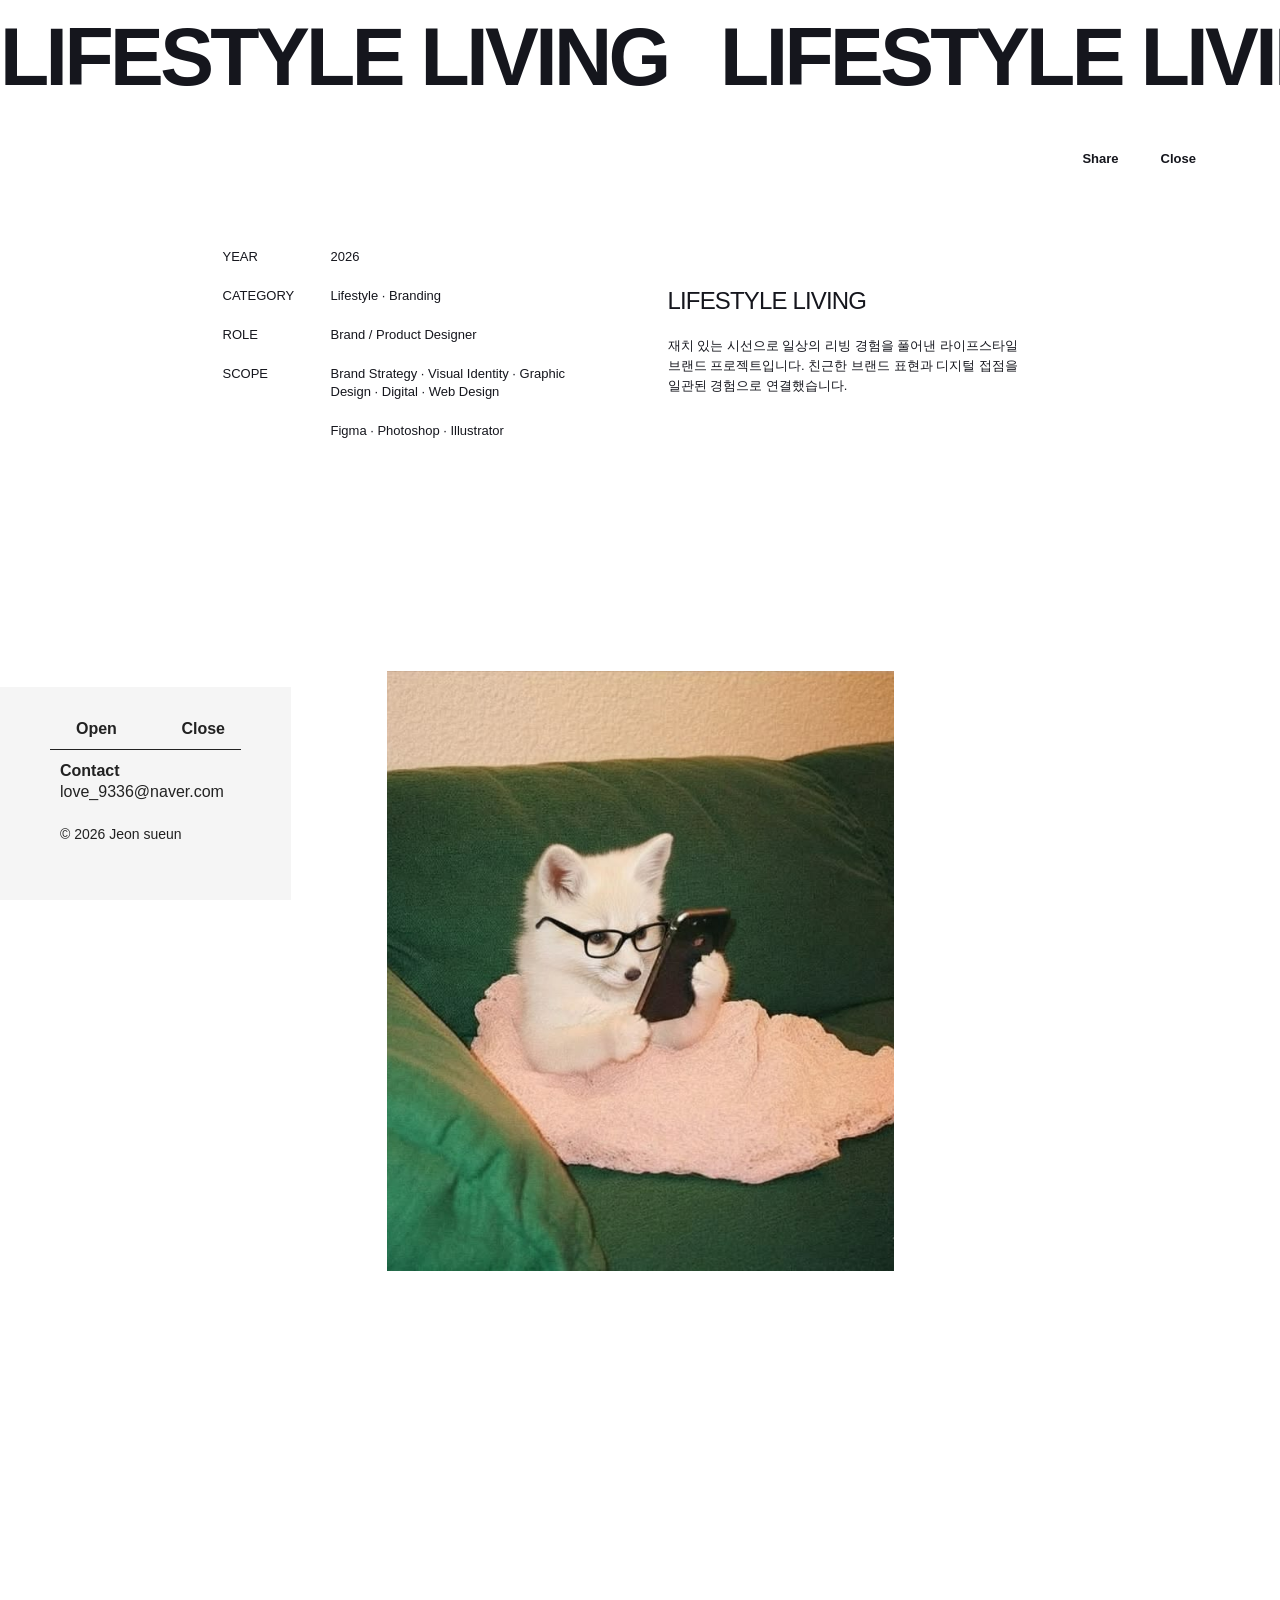
<file: project-lifestyle-living.html>
<!doctype html>
<html lang="ko">
<head><meta charset="UTF-8" /><meta name="viewport" content="width=device-width, initial-scale=1.0" /><title>Lifestyle Living — Jeon Sueun</title>
    <!-- Share preview metadata -->
    <meta name="description" content="재치 있는 시선으로 일상의 리빙 경험을 풀어낸 라이프스타일 브랜드 프로젝트입니다." />
    <link rel="canonical" href="https://jeon-sueun-portfolio.pages.dev/project-lifestyle-living.html" />
    <meta property="og:type" content="website" />
    <meta property="og:locale" content="ko_KR" />
    <meta property="og:site_name" content="Jeon Sueun Portfolio" />
    <meta property="og:title" content="LIFESTYLE LIVING | Jeon Sueun" />
    <meta property="og:description" content="재치 있는 시선으로 일상의 리빙 경험을 풀어낸 라이프스타일 브랜드 프로젝트입니다." />
    <meta property="og:url" content="https://jeon-sueun-portfolio.pages.dev/project-lifestyle-living.html" />
    <meta property="og:image" content="https://jeon-sueun-portfolio.pages.dev/assets/og-lifestyle-living.jpg" />
    <meta property="og:image:width" content="1200" />
    <meta property="og:image:height" content="630" />
    <meta property="og:image:alt" content="LIFESTYLE LIVING 프로젝트 공유 이미지" />
    <meta name="twitter:card" content="summary_large_image" />
    <meta name="twitter:title" content="LIFESTYLE LIVING | Jeon Sueun" />
    <meta name="twitter:description" content="재치 있는 시선으로 일상의 리빙 경험을 풀어낸 라이프스타일 브랜드 프로젝트입니다." />
    <meta name="twitter:image" content="https://jeon-sueun-portfolio.pages.dev/assets/og-lifestyle-living.jpg" />
    <!-- /Share preview metadata --><link rel="stylesheet" href="./styles.css" /><link rel="stylesheet" href="./detail.css" /><script src="./app.js" defer></script></head>
<body class="project-detail-page">
  <main class="detail-shell">
    <div class="detail-marquee" aria-hidden="true">LIFESTYLE LIVING&nbsp;&nbsp; LIFESTYLE LIVING</div>
    <nav class="detail-actions" aria-label="프로젝트 작업"><button class="share-page" type="button">Share</button><a href="./index.html#projects">Close</a></nav>
    <div class="detail-summary">
      <dl class="detail-meta"><div><dt>YEAR</dt><dd>2026</dd></div><div><dt>CATEGORY</dt><dd>Lifestyle · Branding</dd></div><div><dt>ROLE</dt><dd>Brand / Product Designer</dd></div><div><dt>SCOPE</dt><dd>Brand Strategy · Visual Identity · Graphic Design · Digital · Web Design</dd></div><div><dt></dt><dd>Figma · Photoshop · Illustrator</dd></div></dl>
      <div class="detail-intro"><h1>LIFESTYLE LIVING</h1><p>재치 있는 시선으로 일상의 리빙 경험을 풀어낸 라이프스타일 브랜드 프로젝트입니다. 친근한 브랜드 표현과 디지털 접점을 일관된 경험으로 연결했습니다.</p></div>
    </div>
    <img class="detail-image" src="./assets/lifestyle-living.jpeg" alt="초록 소파에서 휴대전화를 보는 강아지 이미지" />
    <aside class="contact-card detail-contact" aria-label="연락처 요약"><div class="contact-card-top"><a href="./contact.html">Open</a><button class="contact-card-close" type="button" aria-label="연락처 창 닫기">Close</button></div><div class="contact-card-line"></div><strong>Contact</strong><a href="mailto:love_9336@naver.com">love_9336@naver.com</a><small>© 2026 Jeon sueun</small></aside>
  </main>
</body></html>
</file>
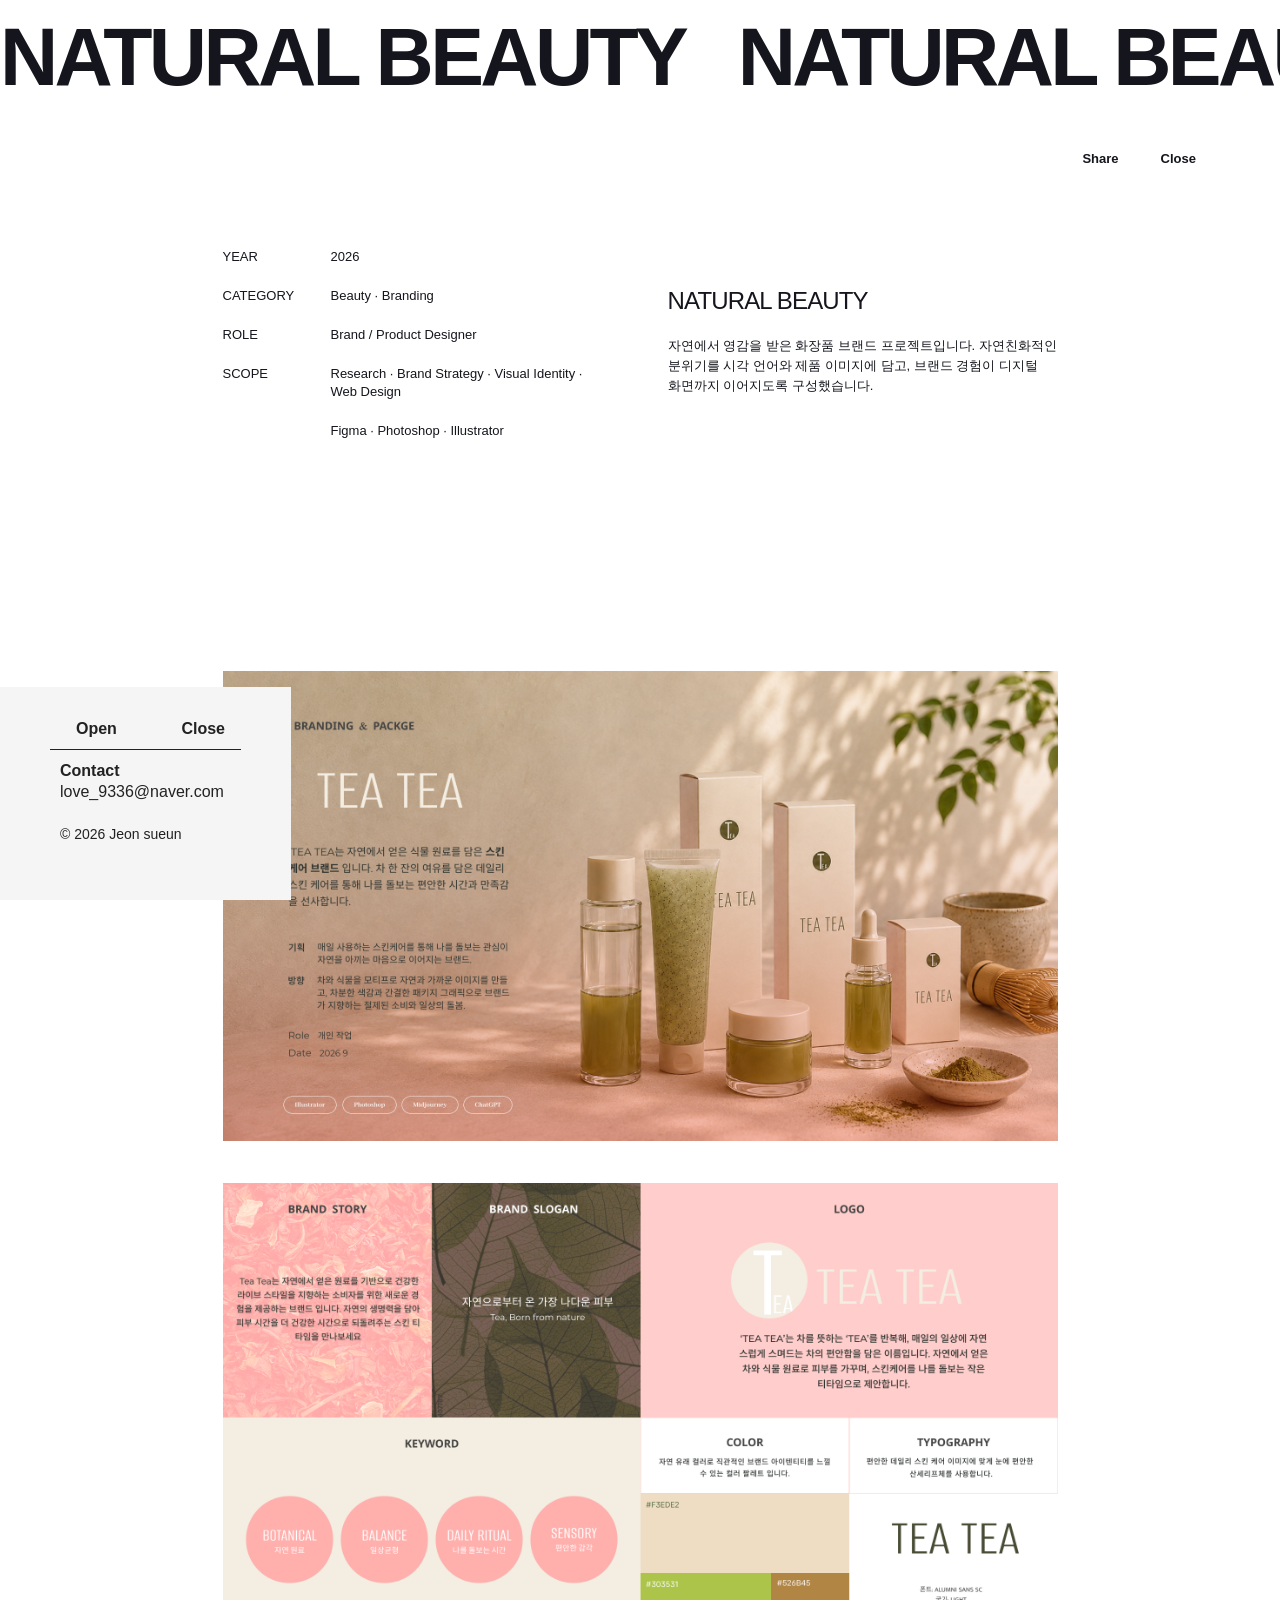
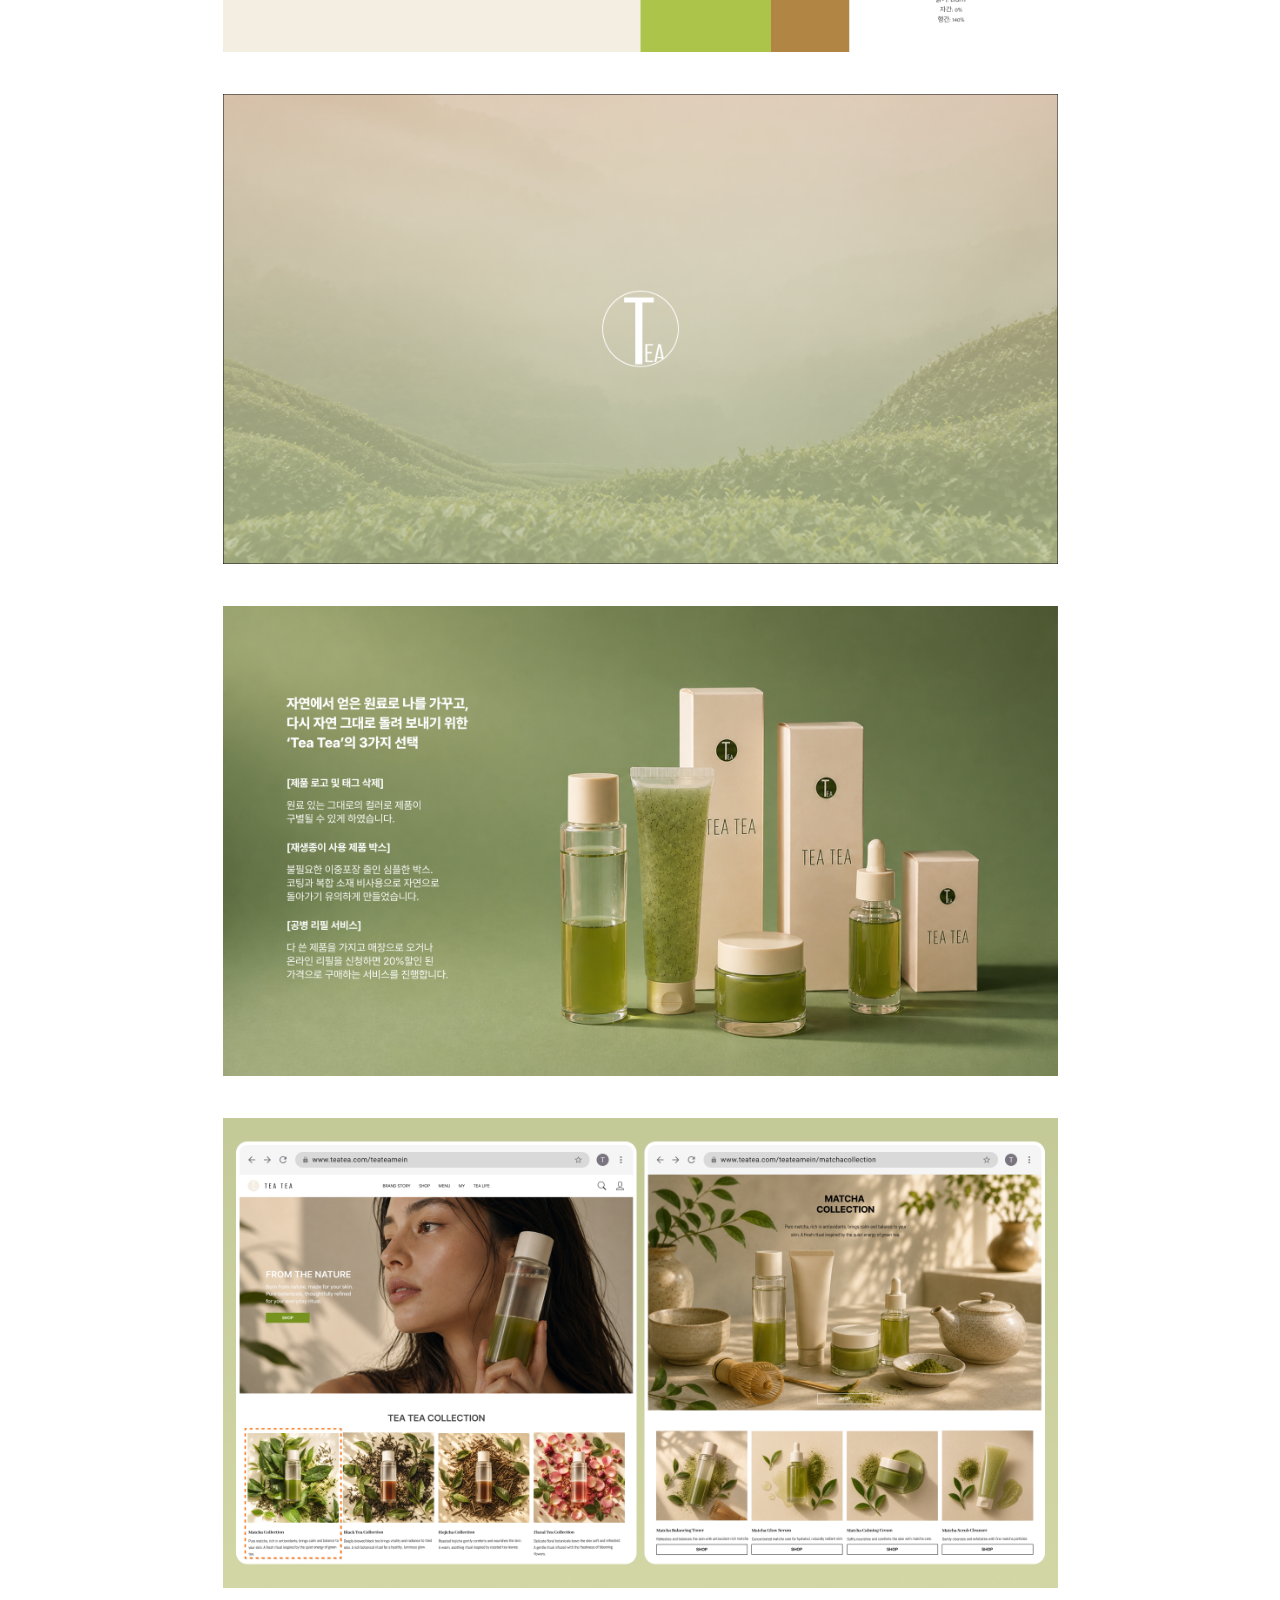
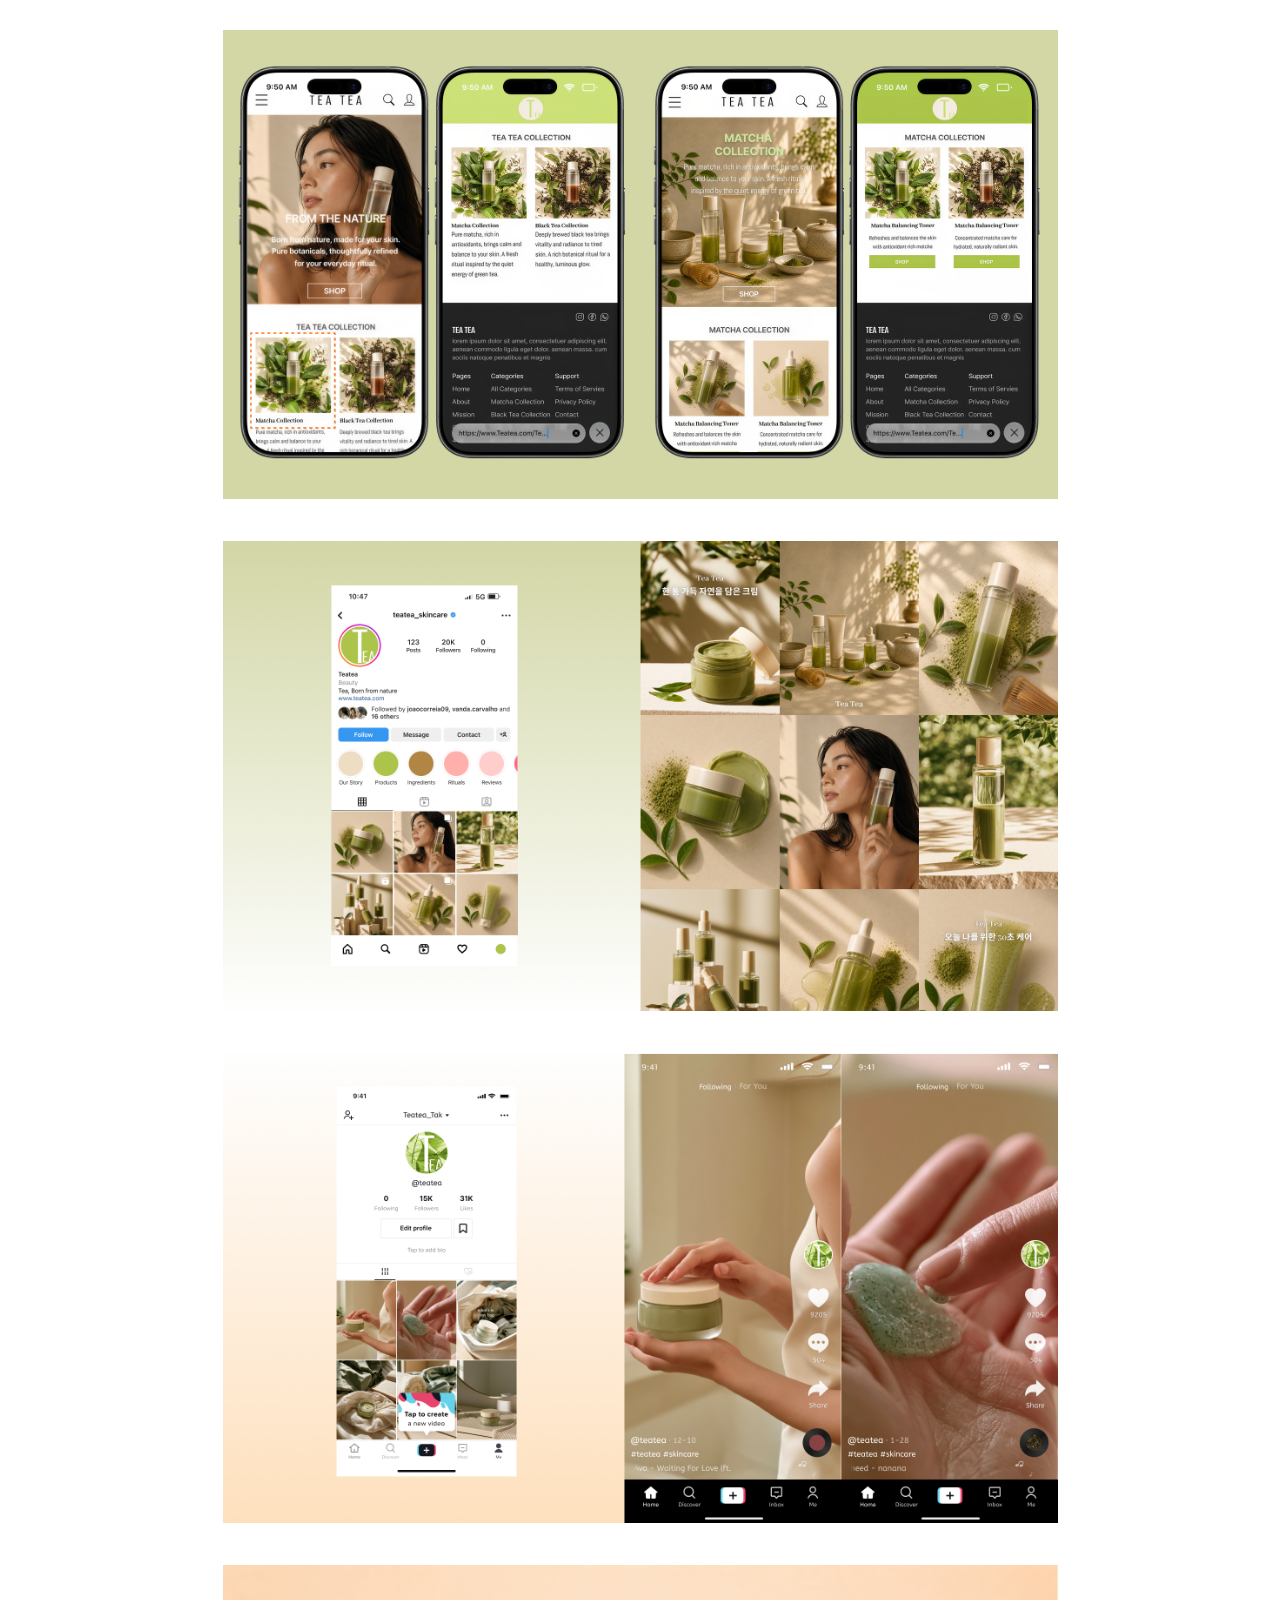
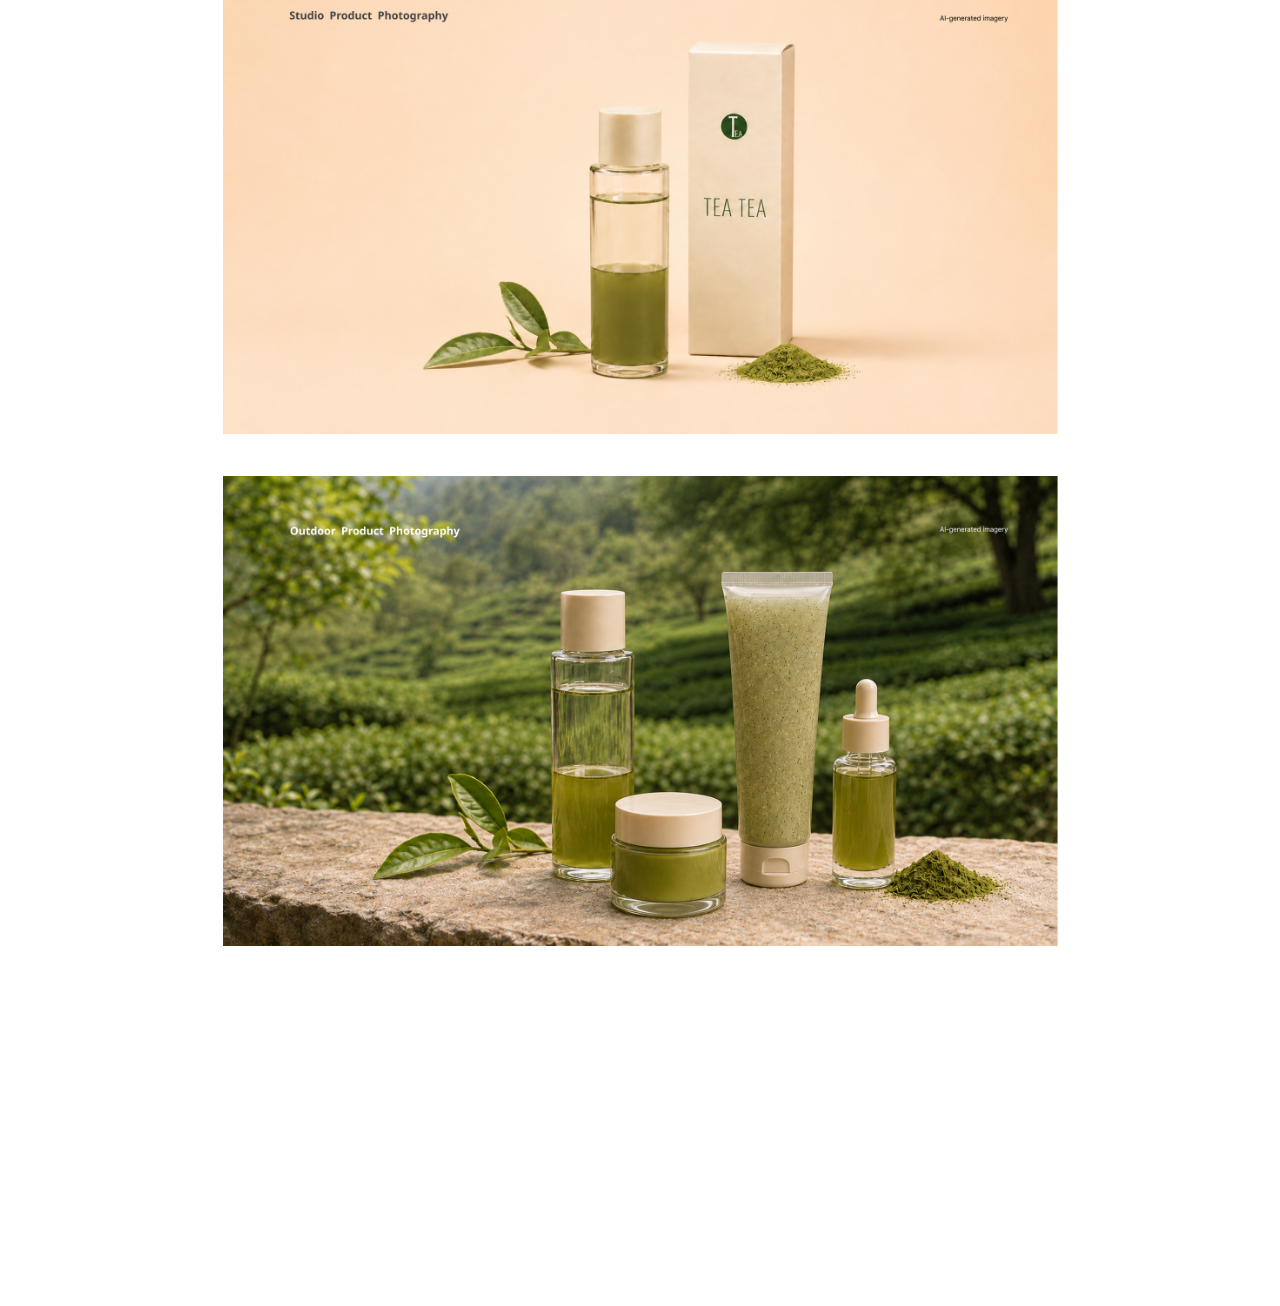
<file: project-natural-beauty.html>
<!doctype html>
<html lang="ko">
<head><meta charset="UTF-8" /><meta name="viewport" content="width=device-width, initial-scale=1.0" /><title>Natural Beauty — Jeon Sueun</title>
    <!-- Share preview metadata -->
    <meta name="description" content="자연에서 영감을 받은 화장품 브랜드. 제품 이미지부터 시각 언어, 디지털 경험까지 일관되게 연결했습니다." />
    <link rel="canonical" href="https://jeon-sueun-portfolio.pages.dev/project-natural-beauty.html" />
    <meta property="og:type" content="website" />
    <meta property="og:locale" content="ko_KR" />
    <meta property="og:site_name" content="Jeon Sueun Portfolio" />
    <meta property="og:title" content="NATURAL BEAUTY | Jeon Sueun" />
    <meta property="og:description" content="자연에서 영감을 받은 화장품 브랜드. 제품 이미지부터 시각 언어, 디지털 경험까지 일관되게 연결했습니다." />
    <meta property="og:url" content="https://jeon-sueun-portfolio.pages.dev/project-natural-beauty.html" />
    <meta property="og:image" content="https://jeon-sueun-portfolio.pages.dev/assets/og-natural-beauty.jpg" />
    <meta property="og:image:width" content="1200" />
    <meta property="og:image:height" content="630" />
    <meta property="og:image:alt" content="NATURAL BEAUTY 프로젝트 공유 이미지" />
    <meta name="twitter:card" content="summary_large_image" />
    <meta name="twitter:title" content="NATURAL BEAUTY | Jeon Sueun" />
    <meta name="twitter:description" content="자연에서 영감을 받은 화장품 브랜드. 제품 이미지부터 시각 언어, 디지털 경험까지 일관되게 연결했습니다." />
    <meta name="twitter:image" content="https://jeon-sueun-portfolio.pages.dev/assets/og-natural-beauty.jpg" />
    <!-- /Share preview metadata --><link rel="stylesheet" href="./styles.css" /><link rel="stylesheet" href="./detail.css" /><script src="./app.js" defer></script></head>
<body class="project-detail-page project-natural-beauty">
  <main class="detail-shell">
    <div class="detail-marquee" aria-hidden="true">NATURAL BEAUTY&nbsp;&nbsp; NATURAL BEAUTY</div>
    <nav class="detail-actions" aria-label="프로젝트 작업"><button class="share-page" type="button">Share</button><a href="./index.html?from=natural-beauty#projects">Close</a></nav>
    <div class="detail-summary">
      <dl class="detail-meta"><div><dt>YEAR</dt><dd>2026</dd></div><div><dt>CATEGORY</dt><dd>Beauty · Branding</dd></div><div><dt>ROLE</dt><dd>Brand / Product Designer</dd></div><div><dt>SCOPE</dt><dd>Research · Brand Strategy · Visual Identity · Web Design</dd></div><div><dt></dt><dd>Figma · Photoshop · Illustrator</dd></div></dl>
      <div class="detail-intro"><h1>NATURAL BEAUTY</h1><p>자연에서 영감을 받은 화장품 브랜드 프로젝트입니다. 자연친화적인 분위기를 시각 언어와 제품 이미지에 담고, 브랜드 경험이 디지털 화면까지 이어지도록 구성했습니다.</p></div>
    </div>
    <div class="natural-gallery" aria-label="Natural Beauty 프로젝트 보드">
      <img class="natural-gallery-board" src="./포트폴리오 티티/PART1. DAY4~9 보드 모음(10).png" alt="Natural Beauty 프로젝트 보드 10" />
      <div class="natural-board-interactive natural-gallery-board" aria-label="Natural Beauty 브랜드 아이덴티티 보드 11">
        <img src="./포트폴리오 티티/PART1. DAY4~9 보드 모음(11).png" alt="Natural Beauty 브랜드 아이덴티티 보드 11" />
        <button class="natural-board-hotspot" style="--x:0%;--y:0%;--w:25%;--h:50%" data-detail-src="./포트폴리오 티티/PART1. DAY4~9 보드 모음(11)-1.png" aria-label="BRAND STORY 상세 이미지 보기"></button>
        <button class="natural-board-hotspot" style="--x:25%;--y:0%;--w:25%;--h:50%" data-detail-src="./포트폴리오 티티/PART1. DAY4~9 보드 모음(11)-2(1).png" aria-label="BRAND SLOGAN 상세 이미지 보기"></button>
        <button class="natural-board-hotspot" style="--x:50%;--y:0%;--w:50%;--h:50%" data-detail-src="./포트폴리오 티티/PART1. DAY4~9 보드 모음(11)-3.png" aria-label="LOGO 상세 이미지 보기"></button>
        <button class="natural-board-hotspot" style="--x:0%;--y:50%;--w:50%;--h:50%" data-detail-src="./포트폴리오 티티/PART1. DAY4~9 보드 모음(11)-4.png" aria-label="KEYWORD 상세 이미지 보기"></button>
        <button class="natural-board-hotspot" style="--x:50%;--y:50%;--w:25%;--h:50%" data-detail-src="./포트폴리오 티티/PART1. DAY4~9 보드 모음(11)-5.png" aria-label="COLOR 상세 이미지 보기"></button>
        <button class="natural-board-hotspot" style="--x:75%;--y:50%;--w:25%;--h:50%" data-detail-src="./포트폴리오 티티/PART1. DAY4~9 보드 모음(11)-6.png" aria-label="TYPOGRAPHY 상세 이미지 보기"></button>
      </div>
      <img class="natural-gallery-board" src="./포트폴리오 티티/PART1. DAY4~9 보드 모음(12).png" alt="Natural Beauty 프로젝트 보드 12" />
      <img class="natural-gallery-board" src="./포트폴리오 티티/PART1. DAY4~9 보드 모음(13).png" alt="Natural Beauty 프로젝트 보드 13" />
      <div class="natural-board-interactive natural-gallery-board" aria-label="Natural Beauty 웹 프로젝트 보드 14">
        <img src="./포트폴리오 티티/PART1. DAY4~9 보드 모음(14).png" alt="Natural Beauty 웹 프로젝트 보드 14" />
        <button class="natural-board-hotspot" style="--x:0%;--y:0%;--w:50%;--h:100%" data-detail-src="./포트폴리오 티티/PART1. DAY4~9 보드 모음(14)Web.png" aria-label="메인 웹 페이지 상세 이미지 보기"></button>
        <button class="natural-board-hotspot" style="--x:50%;--y:0%;--w:50%;--h:100%" data-detail-src="./포트폴리오 티티/PART1. DAY4~9 보드 모음(14)Web-2.png" aria-label="MATCHA COLLECTION 상세 이미지 보기"></button>
      </div>
      <div class="natural-board-interactive natural-gallery-board" aria-label="Natural Beauty 모바일 웹 보드 15">
        <img src="./포트폴리오 티티/PART1. DAY4~9 보드 모음(15).png" alt="Natural Beauty 모바일 웹 보드 15" />
        <button class="natural-board-hotspot" style="--x:0%;--y:0%;--w:25%;--h:100%" data-detail-src="./포트폴리오 티티/PART1. DAY4~9 보드 모음(15)-1.png" aria-label="모바일 웹 홈 화면 상세 이미지 보기"></button>
        <button class="natural-board-hotspot" style="--x:25%;--y:0%;--w:25%;--h:100%" data-detail-src="./포트폴리오 티티/PART1. DAY4~9 보드 모음(15)-2.png" aria-label="모바일 웹 컬렉션 화면 상세 이미지 보기"></button>
        <button class="natural-board-hotspot" style="--x:50%;--y:0%;--w:25%;--h:100%" data-detail-src="./포트폴리오 티티/PART1. DAY4~9 보드 모음(15)-3.png" aria-label="모바일 웹 매치 컬렉션 화면 상세 이미지 보기"></button>
        <button class="natural-board-hotspot" style="--x:75%;--y:0%;--w:25%;--h:100%" data-detail-src="./포트폴리오 티티/PART1. DAY4~9 보드 모음(15)-4.png" aria-label="모바일 웹 매치 컬렉션 상세 화면 이미지 보기"></button>
      </div>
      <div class="natural-board-interactive natural-gallery-board" aria-label="Natural Beauty 소셜 및 제품 이미지 보드 16">
        <img src="./포트폴리오 티티/PART1. DAY4~9 보드 모음(16).png" alt="Natural Beauty 소셜 및 제품 이미지 보드 16" />
        <button class="natural-board-hotspot" style="--x:0%;--y:0%;--w:33.333%;--h:33.333%" data-detail-src="./포트폴리오 티티/PART1. DAY4~9 보드 모음(16)-0.png" aria-label="보드 16 이미지 1 상세 보기"></button>
        <button class="natural-board-hotspot" style="--x:33.333%;--y:0%;--w:33.333%;--h:33.333%" data-detail-src="./포트폴리오 티티/PART1. DAY4~9 보드 모음(16)-1.png" aria-label="보드 16 이미지 2 상세 보기"></button>
        <button class="natural-board-hotspot" style="--x:66.666%;--y:0%;--w:33.334%;--h:33.333%" data-detail-src="./포트폴리오 티티/PART1. DAY4~9 보드 모음(16)-2.png" aria-label="보드 16 이미지 3 상세 보기"></button>
        <button class="natural-board-hotspot" style="--x:0%;--y:33.333%;--w:33.333%;--h:33.333%" data-detail-src="./포트폴리오 티티/PART1. DAY4~9 보드 모음(16)-3.png" aria-label="보드 16 이미지 4 상세 보기"></button>
        <button class="natural-board-hotspot" style="--x:33.333%;--y:33.333%;--w:33.333%;--h:33.333%" data-detail-src="./포트폴리오 티티/PART1. DAY4~9 보드 모음(16)-4.png" aria-label="보드 16 이미지 5 상세 보기"></button>
        <button class="natural-board-hotspot" style="--x:66.666%;--y:33.333%;--w:33.334%;--h:33.333%" data-detail-src="./포트폴리오 티티/PART1. DAY4~9 보드 모음(16)-5.png" aria-label="보드 16 이미지 6 상세 보기"></button>
        <button class="natural-board-hotspot" style="--x:0%;--y:66.666%;--w:33.333%;--h:33.334%" data-detail-src="./포트폴리오 티티/PART1. DAY4~9 보드 모음(16)-6.png" aria-label="보드 16 이미지 7 상세 보기"></button>
        <button class="natural-board-hotspot" style="--x:33.333%;--y:66.666%;--w:33.333%;--h:33.334%" data-detail-src="./포트폴리오 티티/PART1. DAY4~9 보드 모음(16)-7.png" aria-label="보드 16 이미지 8 상세 보기"></button>
        <button class="natural-board-hotspot" style="--x:66.666%;--y:66.666%;--w:33.334%;--h:33.334%" data-detail-src="./포트폴리오 티티/PART1. DAY4~9 보드 모음(16)-8].png" aria-label="보드 16 이미지 9 상세 보기"></button>
      </div>
      <div class="natural-board-interactive natural-gallery-board" aria-label="Natural Beauty 소셜 영상 보드 17">
        <img src="./포트폴리오 티티/PART1. DAY4~9 보드 모음(17).png" alt="Natural Beauty 소셜 영상 보드 17" />
        <button class="natural-board-hotspot" style="--x:48%;--y:0%;--w:26%;--h:100%" data-detail-src="./포트폴리오 티티/PART1. DAY4~9 보드 모음(17)-1.png" aria-label="크림 사용 영상 상세 이미지 보기"></button>
        <button class="natural-board-hotspot" style="--x:74%;--y:0%;--w:26%;--h:100%" data-detail-src="./포트폴리오 티티/PART1. DAY4~9 보드 모음(17)-2.png" aria-label="제품 텍스처 영상 상세 이미지 보기"></button>
      </div>
      <img class="natural-gallery-board" src="./포트폴리오 티티/PART1. DAY4~9 보드 모음(18).png" alt="Natural Beauty 프로젝트 보드 18" />
      <img class="natural-gallery-board" src="./포트폴리오 티티/PART1. DAY4~9 보드 모음(19).png" alt="Natural Beauty 프로젝트 보드 19" />
    </div>
    <section class="natural-image-view" id="natural-image-view" role="dialog" aria-modal="true" aria-label="Natural Beauty 상세 이미지" hidden>
      <button class="natural-image-back" type="button">← BACK</button>
      <img class="natural-image-view-content" alt="" />
    </section>
    <aside class="contact-card detail-contact" aria-label="연락처 요약"><div class="contact-card-top"><a href="./contact.html">Open</a><button class="contact-card-close" type="button" aria-label="연락처 창 닫기">Close</button></div><div class="contact-card-line"></div><strong>Contact</strong><a href="mailto:love_9336@naver.com">love_9336@naver.com</a><small>© 2026 Jeon sueun</small></aside>
  </main>
</body></html>
</file>
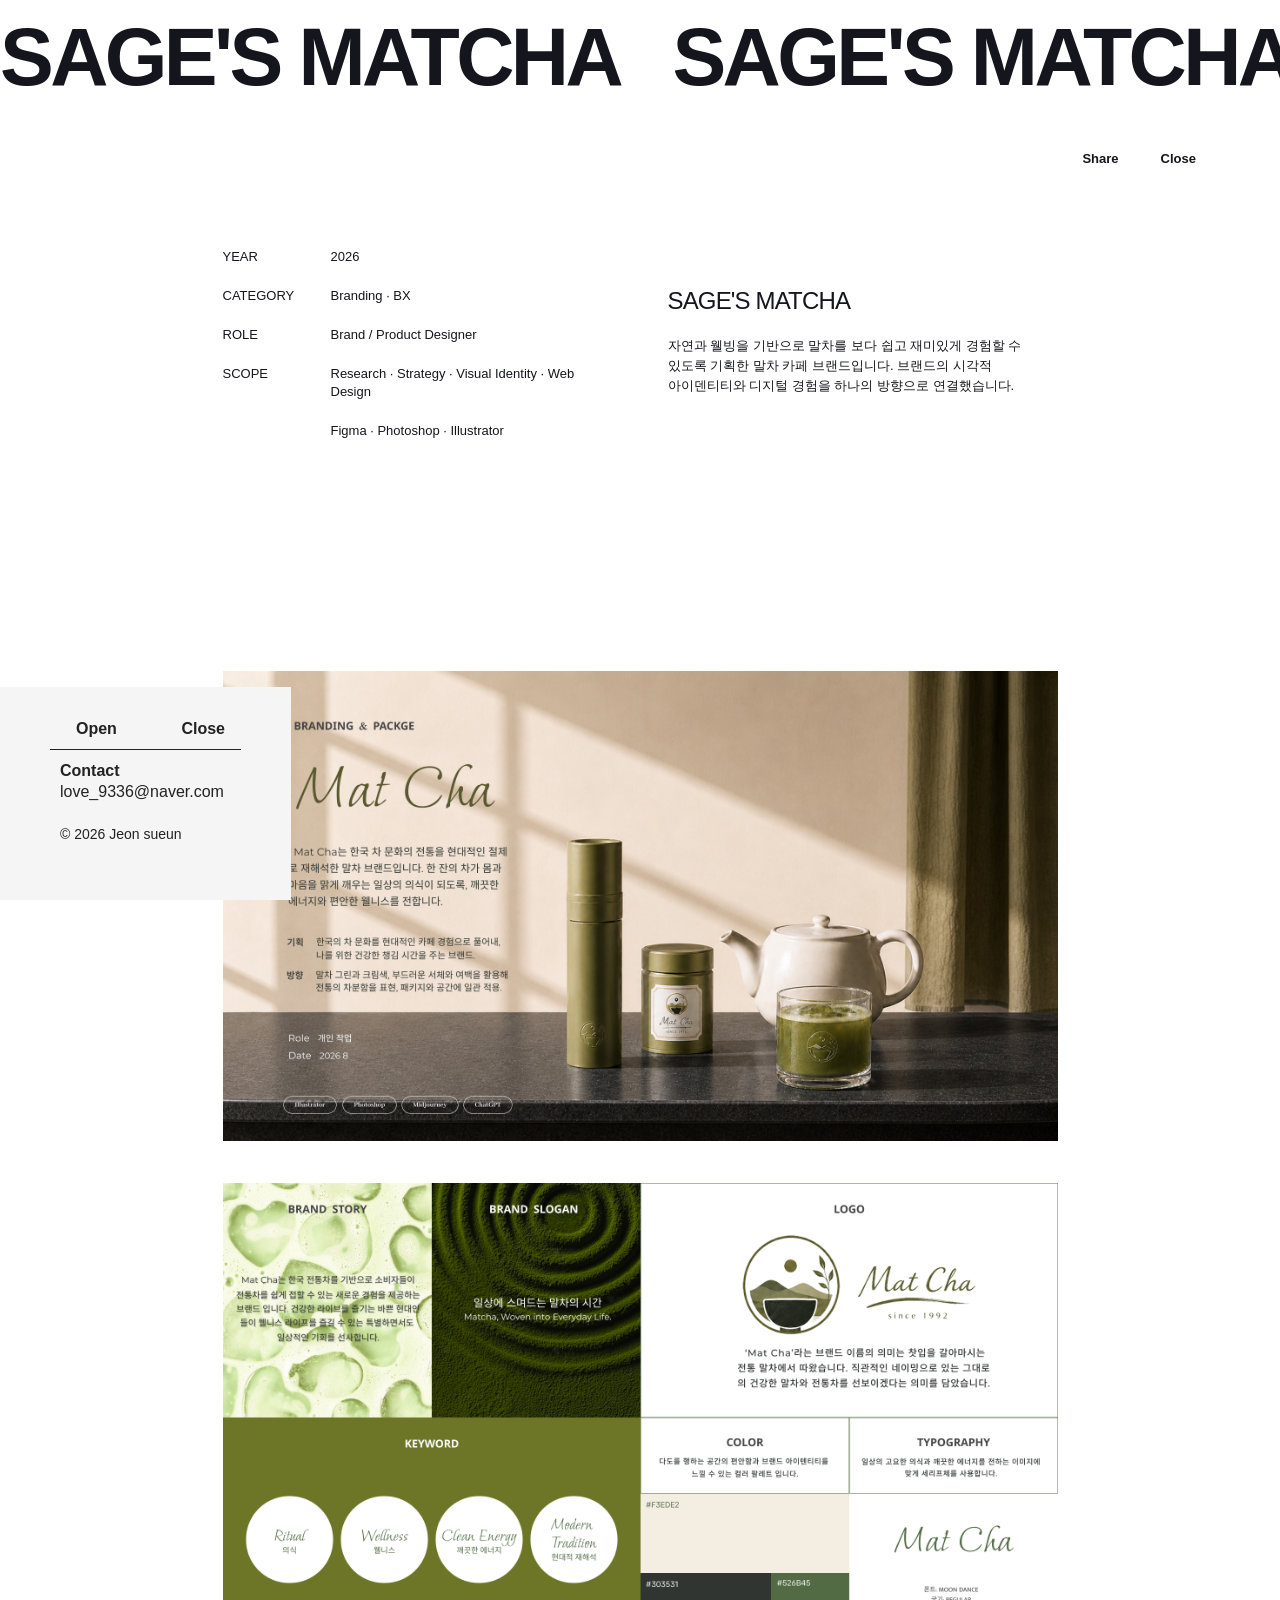
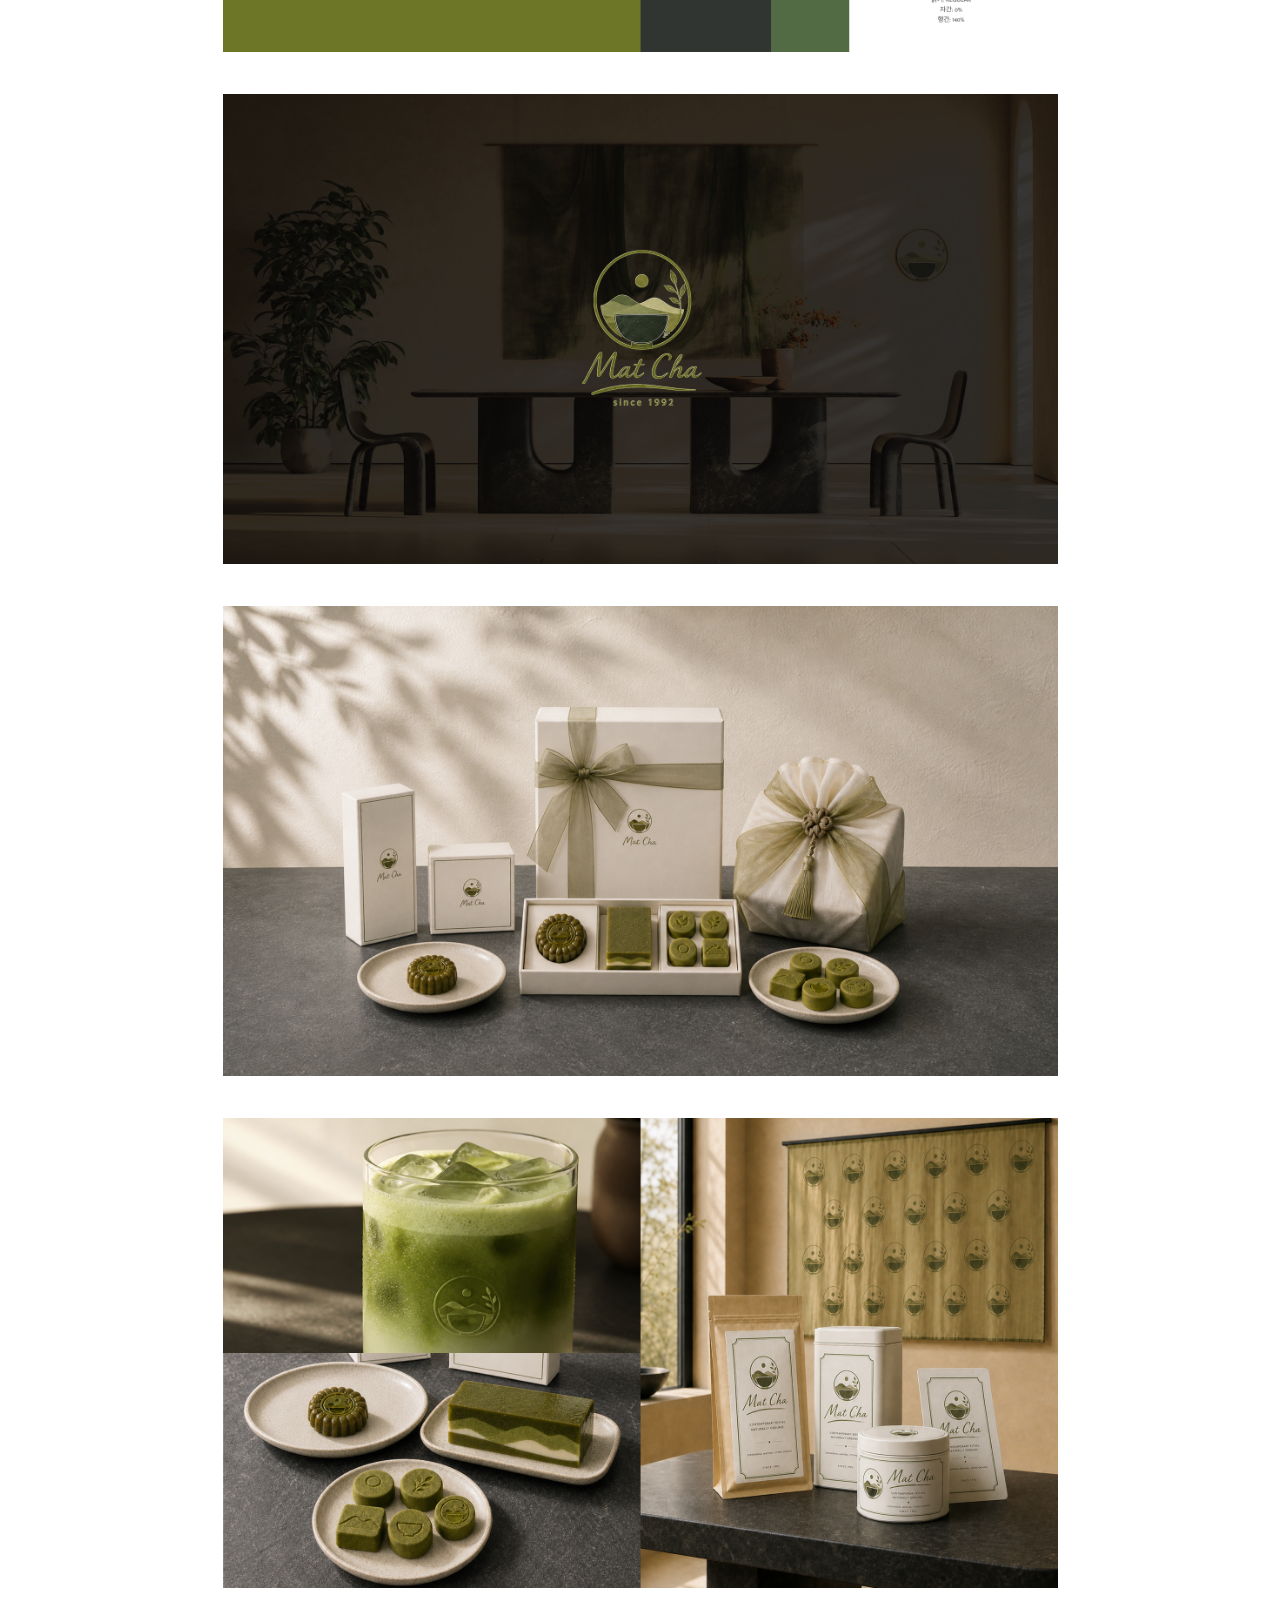
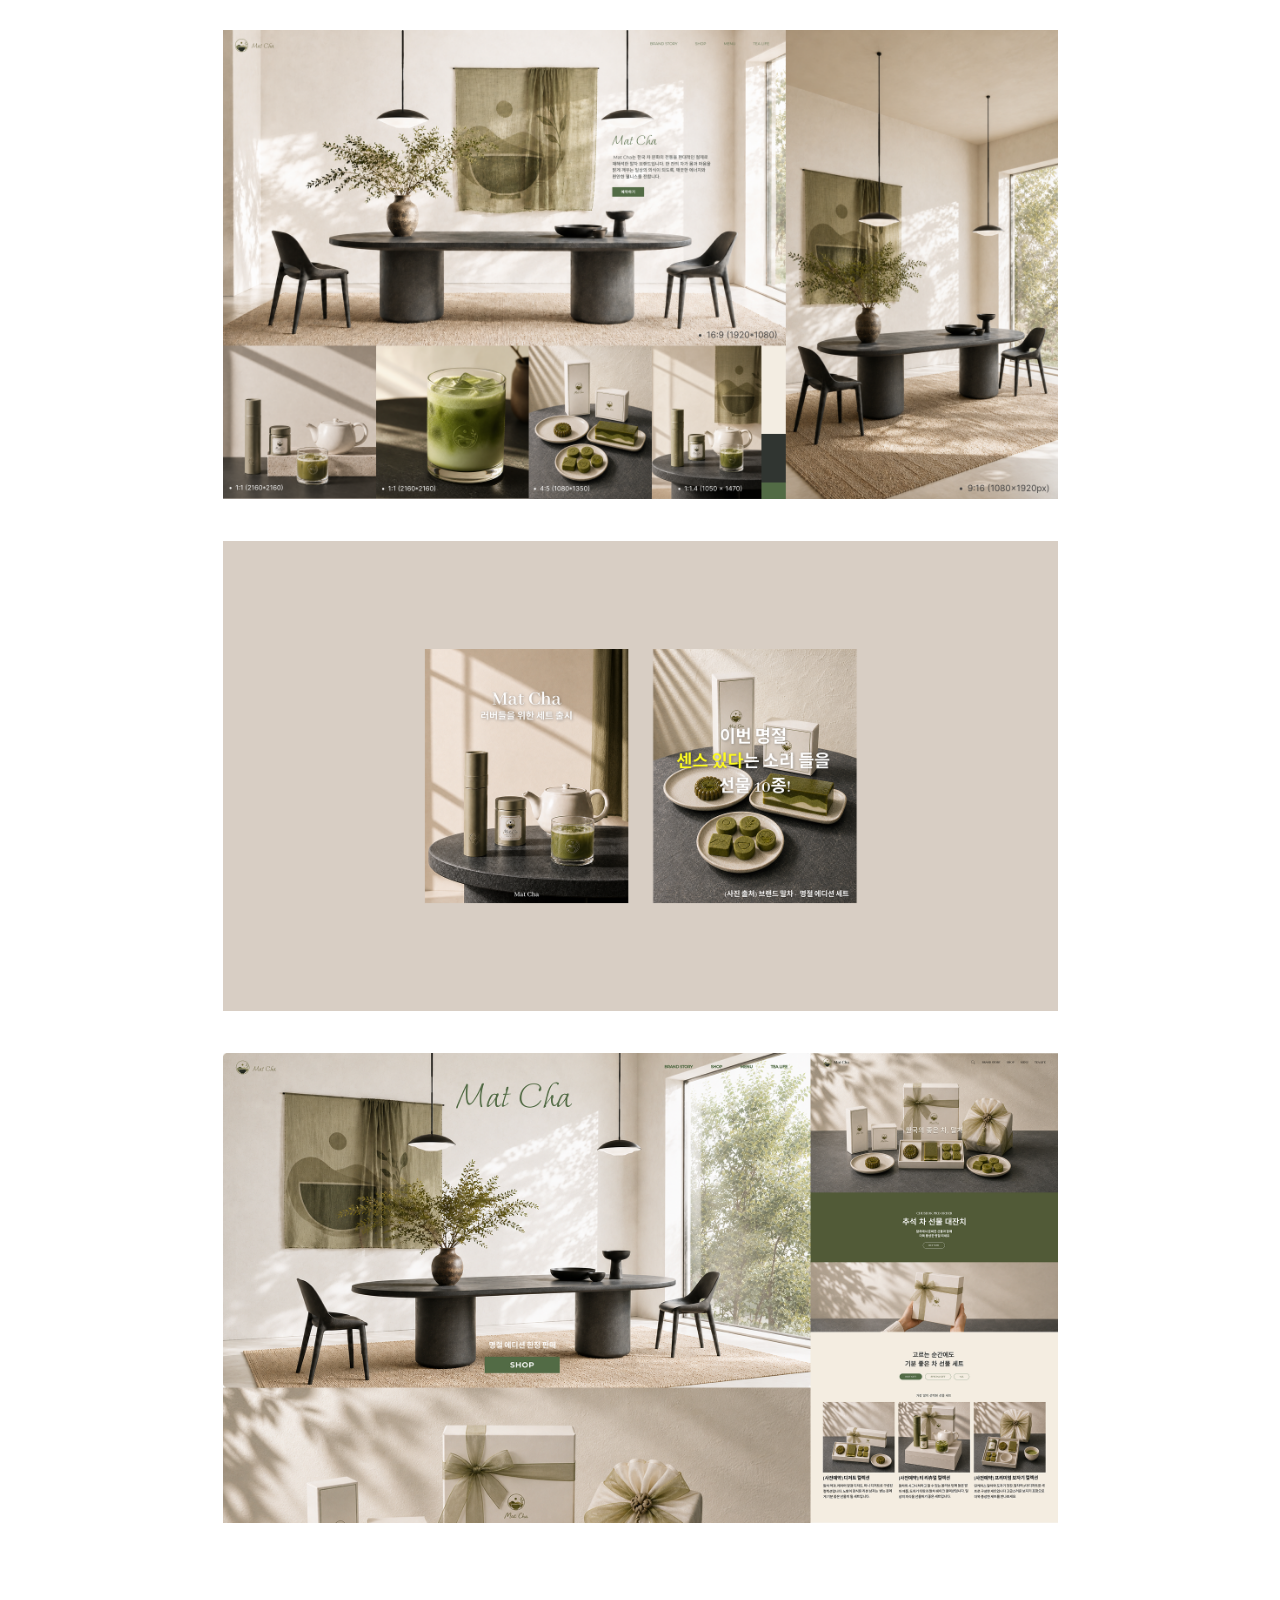
<file: project-sages-matcha.html>
<!doctype html>
<html lang="ko">
<head><meta charset="UTF-8" /><meta name="viewport" content="width=device-width, initial-scale=1.0" /><title>Sage's Matcha — Jeon Sueun</title>
    <!-- Share preview metadata -->
    <meta name="description" content="자연과 웰빙을 바탕으로 말차 카페 브랜드를 기획하고, 브랜드 아이덴티티와 디지털 경험을 연결한 프로젝트입니다." />
    <link rel="canonical" href="https://jeon-sueun-portfolio.pages.dev/project-sages-matcha.html" />
    <meta property="og:type" content="website" />
    <meta property="og:locale" content="ko_KR" />
    <meta property="og:site_name" content="Jeon Sueun Portfolio" />
    <meta property="og:title" content="SAGE&#x27;S MATCHA | Jeon Sueun" />
    <meta property="og:description" content="자연과 웰빙을 바탕으로 말차 카페 브랜드를 기획하고, 브랜드 아이덴티티와 디지털 경험을 연결한 프로젝트입니다." />
    <meta property="og:url" content="https://jeon-sueun-portfolio.pages.dev/project-sages-matcha.html" />
    <meta property="og:image" content="https://jeon-sueun-portfolio.pages.dev/assets/og-sages-matcha.jpg" />
    <meta property="og:image:width" content="1200" />
    <meta property="og:image:height" content="630" />
    <meta property="og:image:alt" content="SAGE&#x27;S MATCHA 프로젝트 공유 이미지" />
    <meta name="twitter:card" content="summary_large_image" />
    <meta name="twitter:title" content="SAGE&#x27;S MATCHA | Jeon Sueun" />
    <meta name="twitter:description" content="자연과 웰빙을 바탕으로 말차 카페 브랜드를 기획하고, 브랜드 아이덴티티와 디지털 경험을 연결한 프로젝트입니다." />
    <meta name="twitter:image" content="https://jeon-sueun-portfolio.pages.dev/assets/og-sages-matcha.jpg" />
    <!-- /Share preview metadata --><link rel="stylesheet" href="./styles.css" /><link rel="stylesheet" href="./detail.css" /><script src="./app.js" defer></script></head>
<body class="project-detail-page project-sages-matcha">
  <main class="detail-shell">
    <div class="detail-marquee" aria-hidden="true">SAGE'S MATCHA&nbsp;&nbsp; SAGE'S MATCHA</div>
    <nav class="detail-actions" aria-label="프로젝트 작업"><button class="share-page" type="button">Share</button><a href="./index.html?from=matcha#projects">Close</a></nav>
    <div class="detail-summary">
      <dl class="detail-meta"><div><dt>YEAR</dt><dd>2026</dd></div><div><dt>CATEGORY</dt><dd>Branding · BX</dd></div><div><dt>ROLE</dt><dd>Brand / Product Designer</dd></div><div><dt>SCOPE</dt><dd>Research · Strategy · Visual Identity · Web Design</dd></div><div><dt></dt><dd>Figma · Photoshop · Illustrator</dd></div></dl>
      <div class="detail-intro"><h1>SAGE'S MATCHA</h1><p>자연과 웰빙을 기반으로 말차를 보다 쉽고 재미있게 경험할 수 있도록 기획한 말차 카페 브랜드입니다. 브랜드의 시각적 아이덴티티와 디지털 경험을 하나의 방향으로 연결했습니다.</p></div>
    </div>
    <div class="matcha-gallery" aria-label="SAGE'S MATCHA 프로젝트 보드">
      <img src="./포트폴리오 말차/PART1. DAY4~9 보드 모음(2.png" alt="SAGE'S MATCHA 프로젝트 보드 1" />
      <img src="./포트폴리오 말차/PART1. DAY4~9 보드 모음(3).png" alt="SAGE'S MATCHA 프로젝트 보드 2" />
      <img src="./포트폴리오 말차/PART1. DAY4~9 보드 모음(4).png" alt="SAGE'S MATCHA 프로젝트 보드 3" />
      <img src="./포트폴리오 말차/PART1. DAY4~9 보드 모음(5).png" alt="SAGE'S MATCHA 프로젝트 보드 4" />
      <img src="./포트폴리오 말차/PART1. DAY4~9 보드 모음(6).png" alt="SAGE'S MATCHA 프로젝트 보드 5" />
      <img src="./포트폴리오 말차/PART1. DAY4~9 보드 모음(7).png" alt="SAGE'S MATCHA 프로젝트 보드 6" />
      <img src="./포트폴리오 말차/PART1. DAY4~9 보드 모음(8).png" alt="SAGE'S MATCHA 프로젝트 보드 7" />
      <img src="./포트폴리오 말차/PART1. DAY4~9 보드 모음(9).png" alt="SAGE'S MATCHA 프로젝트 보드 8" />
    </div>
    <aside class="contact-card detail-contact" aria-label="연락처 요약"><div class="contact-card-top"><a href="./contact.html">Open</a><button class="contact-card-close" type="button" aria-label="연락처 창 닫기">Close</button></div><div class="contact-card-line"></div><strong>Contact</strong><a href="mailto:love_9336@naver.com">love_9336@naver.com</a><small>© 2026 Jeon sueun</small></aside>
  </main>
</body></html>
</file>
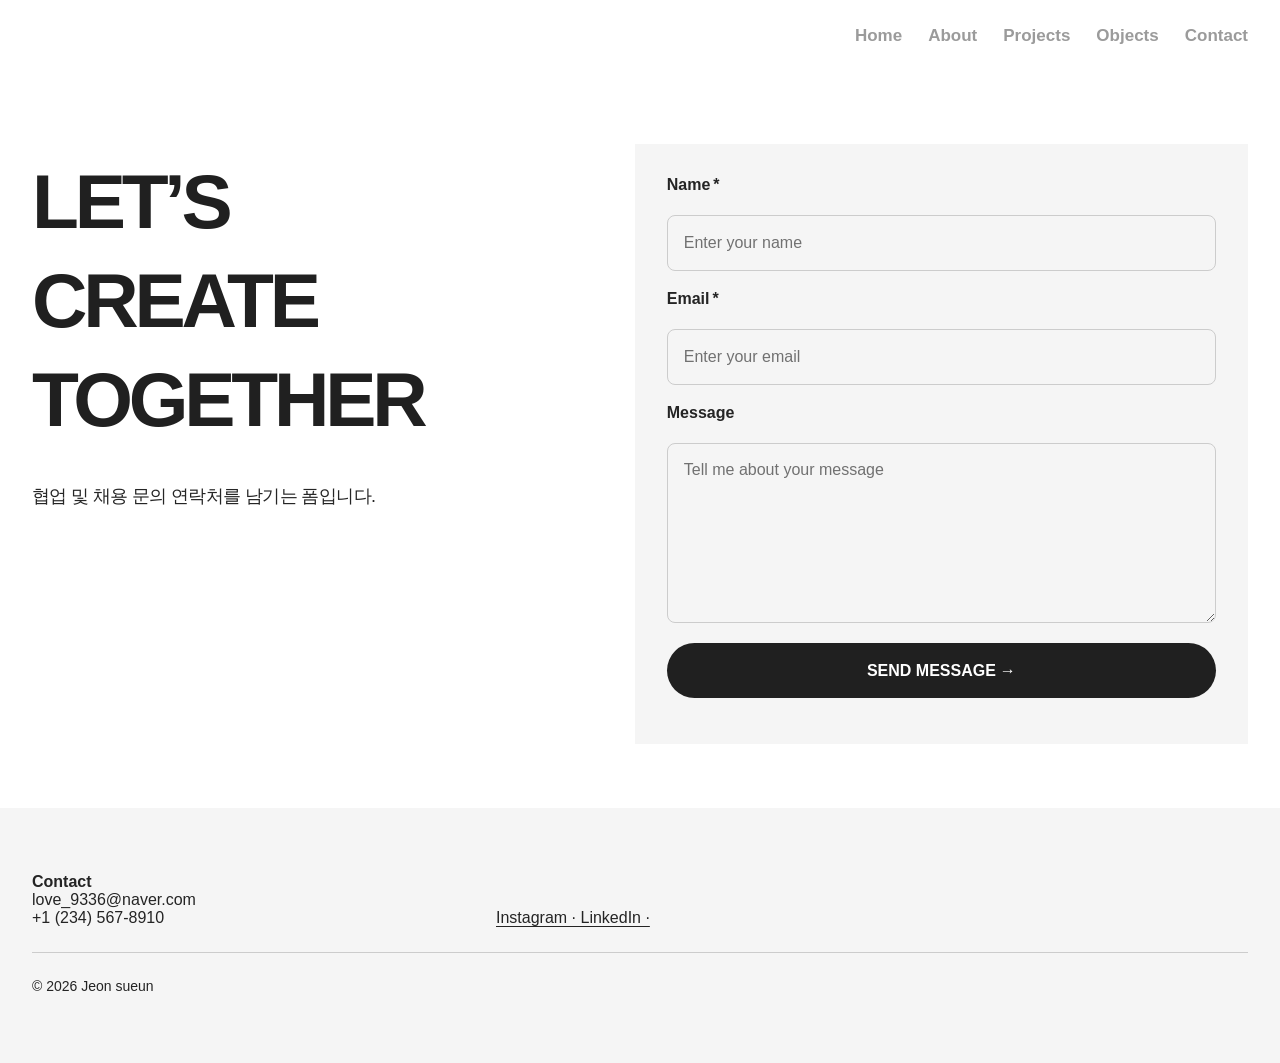
<file: jeon-sueun-portfolio-share-ready/contact.html>
<!doctype html>
<html lang="ko">
<head>
  <meta charset="UTF-8" />
  <meta name="viewport" content="width=device-width, initial-scale=1.0" />
  <title>Contact — Jeon Sueun</title>
    <!-- Share preview metadata -->
    <meta name="description" content="브랜드와 디지털을 연결하는 디자인에 대해 전수은에게 협업 또는 채용 문의를 보내세요." />
    <link rel="canonical" href="https://jeon-sueun-portfolio-2026.workspace-478582.chatgpt.site/contact.html" />
    <meta property="og:type" content="website" />
    <meta property="og:locale" content="ko_KR" />
    <meta property="og:site_name" content="Jeon Sueun Portfolio" />
    <meta property="og:title" content="Contact | Jeon Sueun" />
    <meta property="og:description" content="브랜드와 디지털을 연결하는 디자인에 대해 전수은에게 협업 또는 채용 문의를 보내세요." />
    <meta property="og:url" content="https://jeon-sueun-portfolio-2026.workspace-478582.chatgpt.site/contact.html" />
    <meta property="og:image" content="https://jeon-sueun-portfolio-2026.workspace-478582.chatgpt.site/assets/og-contact.jpg" />
    <meta property="og:image:width" content="1200" />
    <meta property="og:image:height" content="630" />
    <meta property="og:image:alt" content="LET’S CREATE TOGETHER 프로젝트 공유 이미지" />
    <meta name="twitter:card" content="summary_large_image" />
    <meta name="twitter:title" content="Contact | Jeon Sueun" />
    <meta name="twitter:description" content="브랜드와 디지털을 연결하는 디자인에 대해 전수은에게 협업 또는 채용 문의를 보내세요." />
    <meta name="twitter:image" content="https://jeon-sueun-portfolio-2026.workspace-478582.chatgpt.site/assets/og-contact.jpg" />
    <!-- /Share preview metadata -->
  <link rel="stylesheet" href="./styles.css" />
  <link rel="stylesheet" href="./contact.css" />
  <script src="./contact.js" defer></script>
</head>
<body class="contact-page">
  <header class="site-header" aria-label="주요 메뉴">
    <nav class="site-nav">
      <a href="./index.html#home">Home</a>
      <a href="./index.html#about">About</a>
      <a href="./index.html#projects">Projects</a>
      <a href="./index.html#objects">Objects</a>
      <a href="./contact.html" aria-current="page">Contact</a>
    </nav>
  </header>
  <main class="contact-main">
    <section class="contact-intro" aria-labelledby="contact-title">
      <h1 id="contact-title">LET’S<br />CREATE<br />TOGETHER</h1>
      <p>협업 및 채용 문의 연락처를 남기는 폼입니다.</p>
    </section>
    <section class="contact-form-panel" aria-label="문의 입력 폼">
      <form id="contact-form">
        <div class="form-field">
          <label for="contact-name">Name <span aria-hidden="true">*</span><span class="field-state" aria-hidden="true">입력 중</span></label>
          <input id="contact-name" name="name" type="text" placeholder="Enter your name" autocomplete="name" required />
        </div>
        <div class="form-field">
          <label for="contact-email">Email <span aria-hidden="true">*</span><span class="field-state" aria-hidden="true">입력 중</span></label>
          <input id="contact-email" name="email" type="email" placeholder="Enter your email" autocomplete="email" required />
        </div>
        <div class="form-field">
          <label for="contact-message">Message<span class="field-state" aria-hidden="true">입력 중</span></label>
          <textarea id="contact-message" name="message" placeholder="Tell me about your message"></textarea>
        </div>
        <button class="contact-submit" type="submit">SEND MESSAGE <span aria-hidden="true">→</span></button>
        <p class="form-feedback" id="form-feedback" role="status" aria-live="polite"></p>
      </form>
    </section>
  </main>
  <footer class="contact-footer">
    <div class="contact-footer-main">
      <div><strong>Contact</strong><a href="mailto:love_9336@naver.com">love_9336@naver.com</a><a href="tel:+12345678910">+1 (234) 567-8910</a></div>
      <div class="contact-social">Instagram · LinkedIn ·</div>
    </div>
    <div class="contact-footer-bottom">© 2026 Jeon sueun</div>
  </footer>
</body>
</html>
</file>
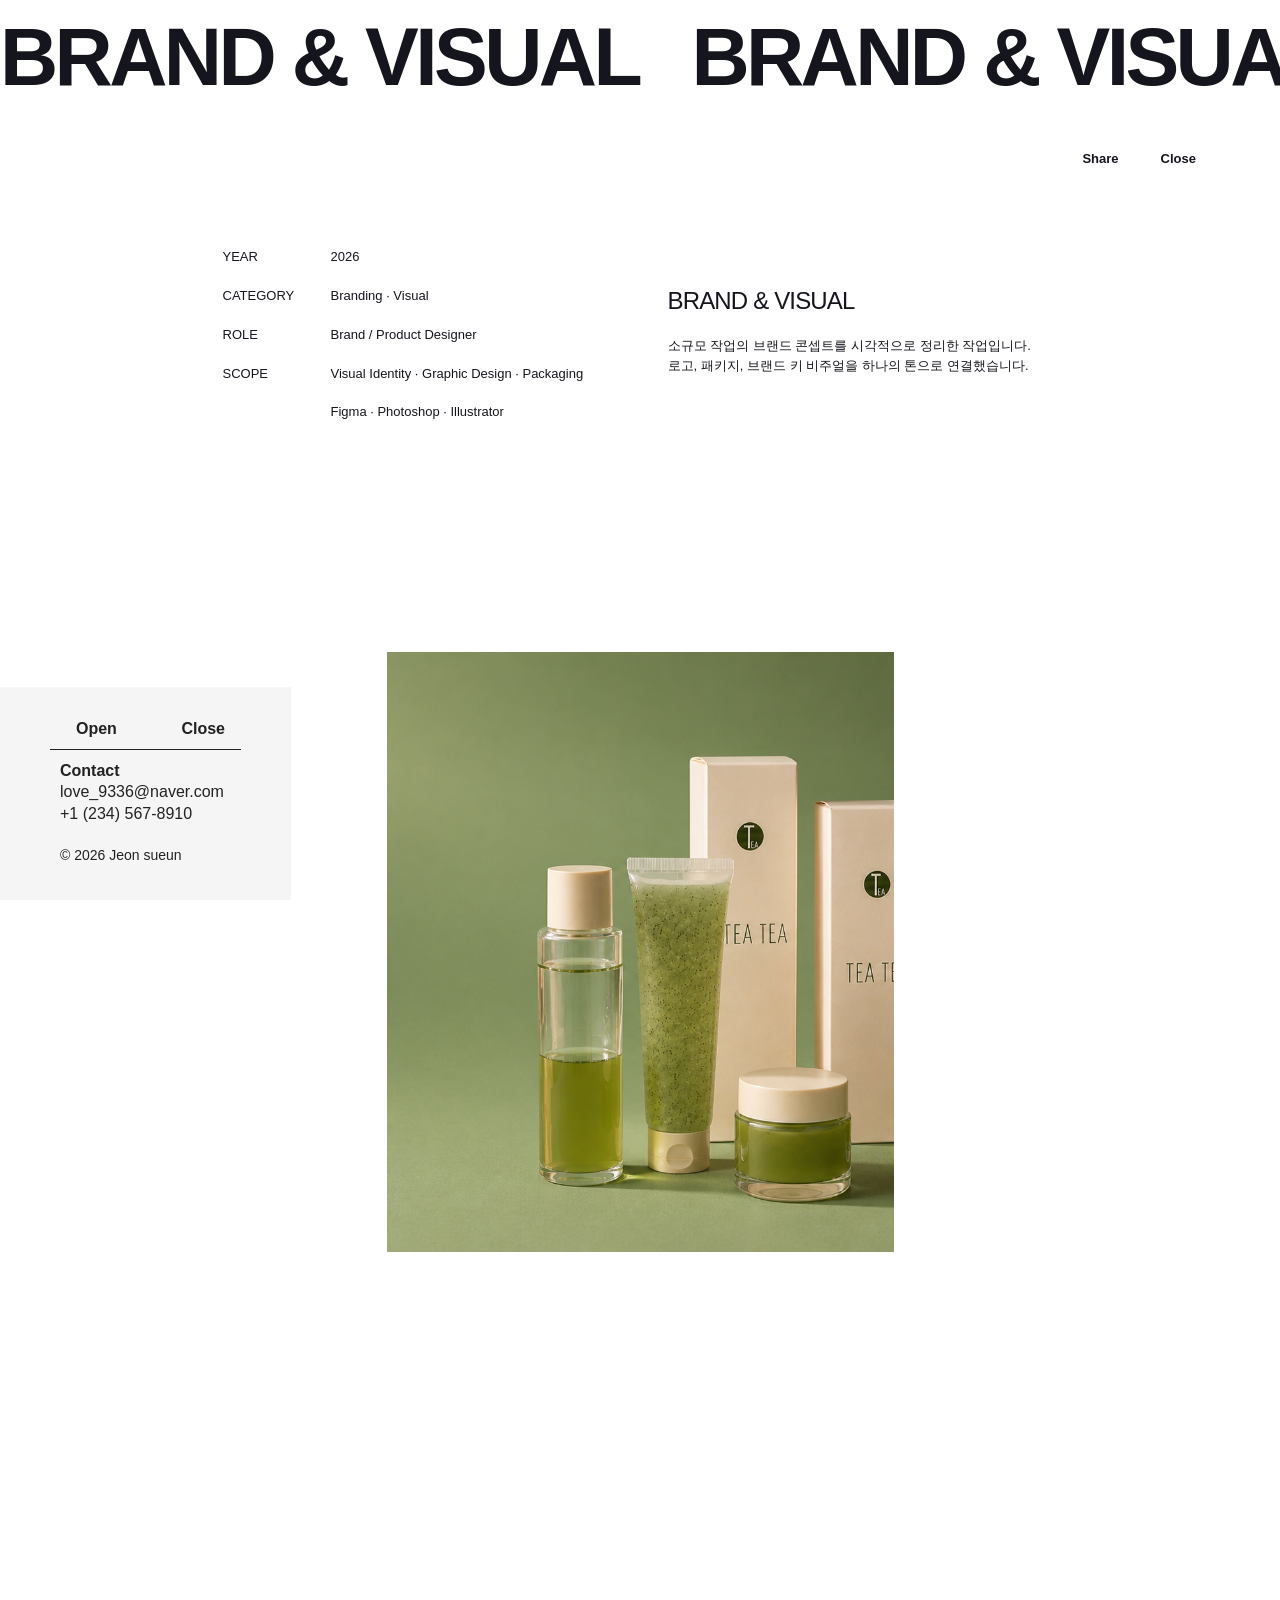
<file: jeon-sueun-portfolio-share-ready/object-brand-visual.html>
<!doctype html>
<html lang="ko">
<head><meta charset="UTF-8" /><meta name="viewport" content="width=device-width, initial-scale=1.0" /><title>Brand & Visual — Jeon Sueun</title>
    <!-- Share preview metadata -->
    <meta name="description" content="소규모 브랜드의 로고, 패키지, 키 비주얼을 하나의 톤으로 연결한 시각 디자인 작업입니다." />
    <link rel="canonical" href="https://jeon-sueun-portfolio-2026.workspace-478582.chatgpt.site/object-brand-visual.html" />
    <meta property="og:type" content="website" />
    <meta property="og:locale" content="ko_KR" />
    <meta property="og:site_name" content="Jeon Sueun Portfolio" />
    <meta property="og:title" content="BRAND &amp; VISUAL | Jeon Sueun" />
    <meta property="og:description" content="소규모 브랜드의 로고, 패키지, 키 비주얼을 하나의 톤으로 연결한 시각 디자인 작업입니다." />
    <meta property="og:url" content="https://jeon-sueun-portfolio-2026.workspace-478582.chatgpt.site/object-brand-visual.html" />
    <meta property="og:image" content="https://jeon-sueun-portfolio-2026.workspace-478582.chatgpt.site/assets/og-object-brand.jpg" />
    <meta property="og:image:width" content="1200" />
    <meta property="og:image:height" content="630" />
    <meta property="og:image:alt" content="BRAND &amp; VISUAL 프로젝트 공유 이미지" />
    <meta name="twitter:card" content="summary_large_image" />
    <meta name="twitter:title" content="BRAND &amp; VISUAL | Jeon Sueun" />
    <meta name="twitter:description" content="소규모 브랜드의 로고, 패키지, 키 비주얼을 하나의 톤으로 연결한 시각 디자인 작업입니다." />
    <meta name="twitter:image" content="https://jeon-sueun-portfolio-2026.workspace-478582.chatgpt.site/assets/og-object-brand.jpg" />
    <!-- /Share preview metadata --><link rel="stylesheet" href="./styles.css" /><link rel="stylesheet" href="./detail.css" /><script src="./app.js" defer></script></head>
<body class="project-detail-page">
  <main class="detail-shell">
    <div class="detail-marquee" aria-hidden="true">BRAND &amp; VISUAL</div>
    <nav class="detail-actions" aria-label="작업 메뉴"><button class="share-page" type="button">Share</button><a href="./index.html#objects">Close</a></nav>
    <div class="detail-summary">
      <dl class="detail-meta"><div><dt>YEAR</dt><dd>2026</dd></div><div><dt>CATEGORY</dt><dd>Branding · Visual</dd></div><div><dt>ROLE</dt><dd>Brand / Product Designer</dd></div><div><dt>SCOPE</dt><dd>Visual Identity · Graphic Design · Packaging</dd></div><div><dt></dt><dd>Figma · Photoshop · Illustrator</dd></div></dl>
      <div class="detail-intro"><h1>BRAND &amp; VISUAL</h1><p>소규모 작업의 브랜드 콘셉트를 시각적으로 정리한 작업입니다. 로고, 패키지, 브랜드 키 비주얼을 하나의 톤으로 연결했습니다.</p></div>
    </div>
    <img class="detail-image" src="./assets/object-brand.png" alt="녹색 배경 위 자연친화 화장품 브랜드 패키지" />
    <aside class="contact-card detail-contact" aria-label="연락처 요약"><div class="contact-card-top"><a href="./contact.html">Open</a><button class="contact-card-close" type="button" aria-label="연락처 창 닫기">Close</button></div><div class="contact-card-line"></div><strong>Contact</strong><a href="mailto:love_9336@naver.com">love_9336@naver.com</a><a href="tel:+12345678910">+1 (234) 567-8910</a><small>© 2026 Jeon sueun</small></aside>
  </main>
</body></html>
</file>
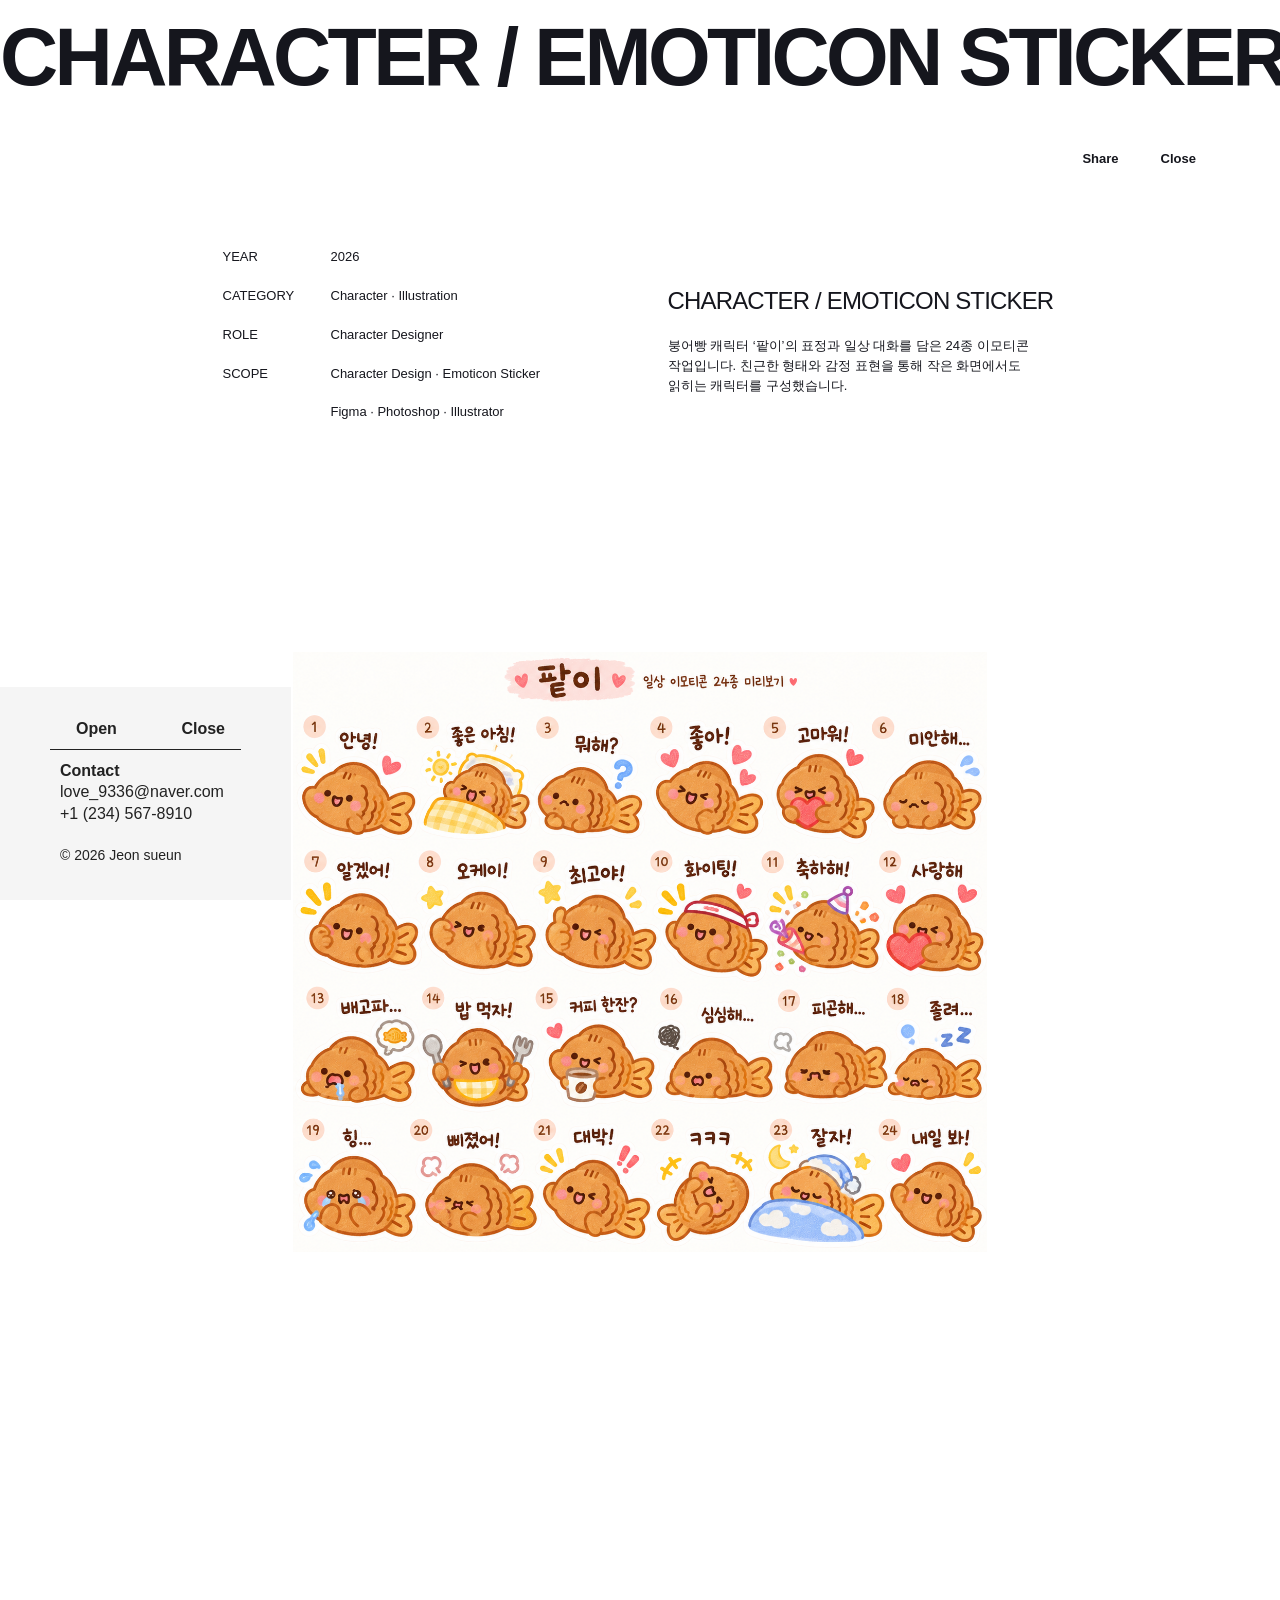
<file: jeon-sueun-portfolio-share-ready/object-character-sticker.html>
<!doctype html>
<html lang="ko">
<head><meta charset="UTF-8" /><meta name="viewport" content="width=device-width, initial-scale=1.0" /><title>Character / Emoticon Sticker — Jeon Sueun</title>
    <!-- Share preview metadata -->
    <meta name="description" content="붕어빵 캐릭터 팥이의 표정과 일상 대화를 담은 24종 이모티콘 작업입니다." />
    <link rel="canonical" href="https://jeon-sueun-portfolio-2026.workspace-478582.chatgpt.site/object-character-sticker.html" />
    <meta property="og:type" content="website" />
    <meta property="og:locale" content="ko_KR" />
    <meta property="og:site_name" content="Jeon Sueun Portfolio" />
    <meta property="og:title" content="CHARACTER / EMOTICON STICKER | Jeon Sueun" />
    <meta property="og:description" content="붕어빵 캐릭터 팥이의 표정과 일상 대화를 담은 24종 이모티콘 작업입니다." />
    <meta property="og:url" content="https://jeon-sueun-portfolio-2026.workspace-478582.chatgpt.site/object-character-sticker.html" />
    <meta property="og:image" content="https://jeon-sueun-portfolio-2026.workspace-478582.chatgpt.site/assets/og-object-stickers.jpg" />
    <meta property="og:image:width" content="1200" />
    <meta property="og:image:height" content="630" />
    <meta property="og:image:alt" content="EMOTICON STICKER 프로젝트 공유 이미지" />
    <meta name="twitter:card" content="summary_large_image" />
    <meta name="twitter:title" content="CHARACTER / EMOTICON STICKER | Jeon Sueun" />
    <meta name="twitter:description" content="붕어빵 캐릭터 팥이의 표정과 일상 대화를 담은 24종 이모티콘 작업입니다." />
    <meta name="twitter:image" content="https://jeon-sueun-portfolio-2026.workspace-478582.chatgpt.site/assets/og-object-stickers.jpg" />
    <!-- /Share preview metadata --><link rel="stylesheet" href="./styles.css" /><link rel="stylesheet" href="./detail.css" /><script src="./app.js" defer></script></head>
<body class="project-detail-page">
  <main class="detail-shell">
    <div class="detail-marquee" aria-hidden="true">CHARACTER / EMOTICON STICKER</div>
    <nav class="detail-actions" aria-label="작업 메뉴"><button class="share-page" type="button">Share</button><a href="./index.html#objects">Close</a></nav>
    <div class="detail-summary">
      <dl class="detail-meta"><div><dt>YEAR</dt><dd>2026</dd></div><div><dt>CATEGORY</dt><dd>Character · Illustration</dd></div><div><dt>ROLE</dt><dd>Character Designer</dd></div><div><dt>SCOPE</dt><dd>Character Design · Emoticon Sticker</dd></div><div><dt></dt><dd>Figma · Photoshop · Illustrator</dd></div></dl>
      <div class="detail-intro"><h1>CHARACTER / EMOTICON STICKER</h1><p>붕어빵 캐릭터 ‘팥이’의 표정과 일상 대화를 담은 24종 이모티콘 작업입니다. 친근한 형태와 감정 표현을 통해 작은 화면에서도 읽히는 캐릭터를 구성했습니다.</p></div>
    </div>
    <img class="detail-image detail-image--wide" src="./assets/object-stickers.png" alt="붕어빵 캐릭터 팥이의 24종 이모티콘 시트" />
    <aside class="contact-card detail-contact" aria-label="연락처 요약"><div class="contact-card-top"><a href="./contact.html">Open</a><button class="contact-card-close" type="button" aria-label="연락처 창 닫기">Close</button></div><div class="contact-card-line"></div><strong>Contact</strong><a href="mailto:love_9336@naver.com">love_9336@naver.com</a><a href="tel:+12345678910">+1 (234) 567-8910</a><small>© 2026 Jeon sueun</small></aside>
  </main>
</body></html>
</file>
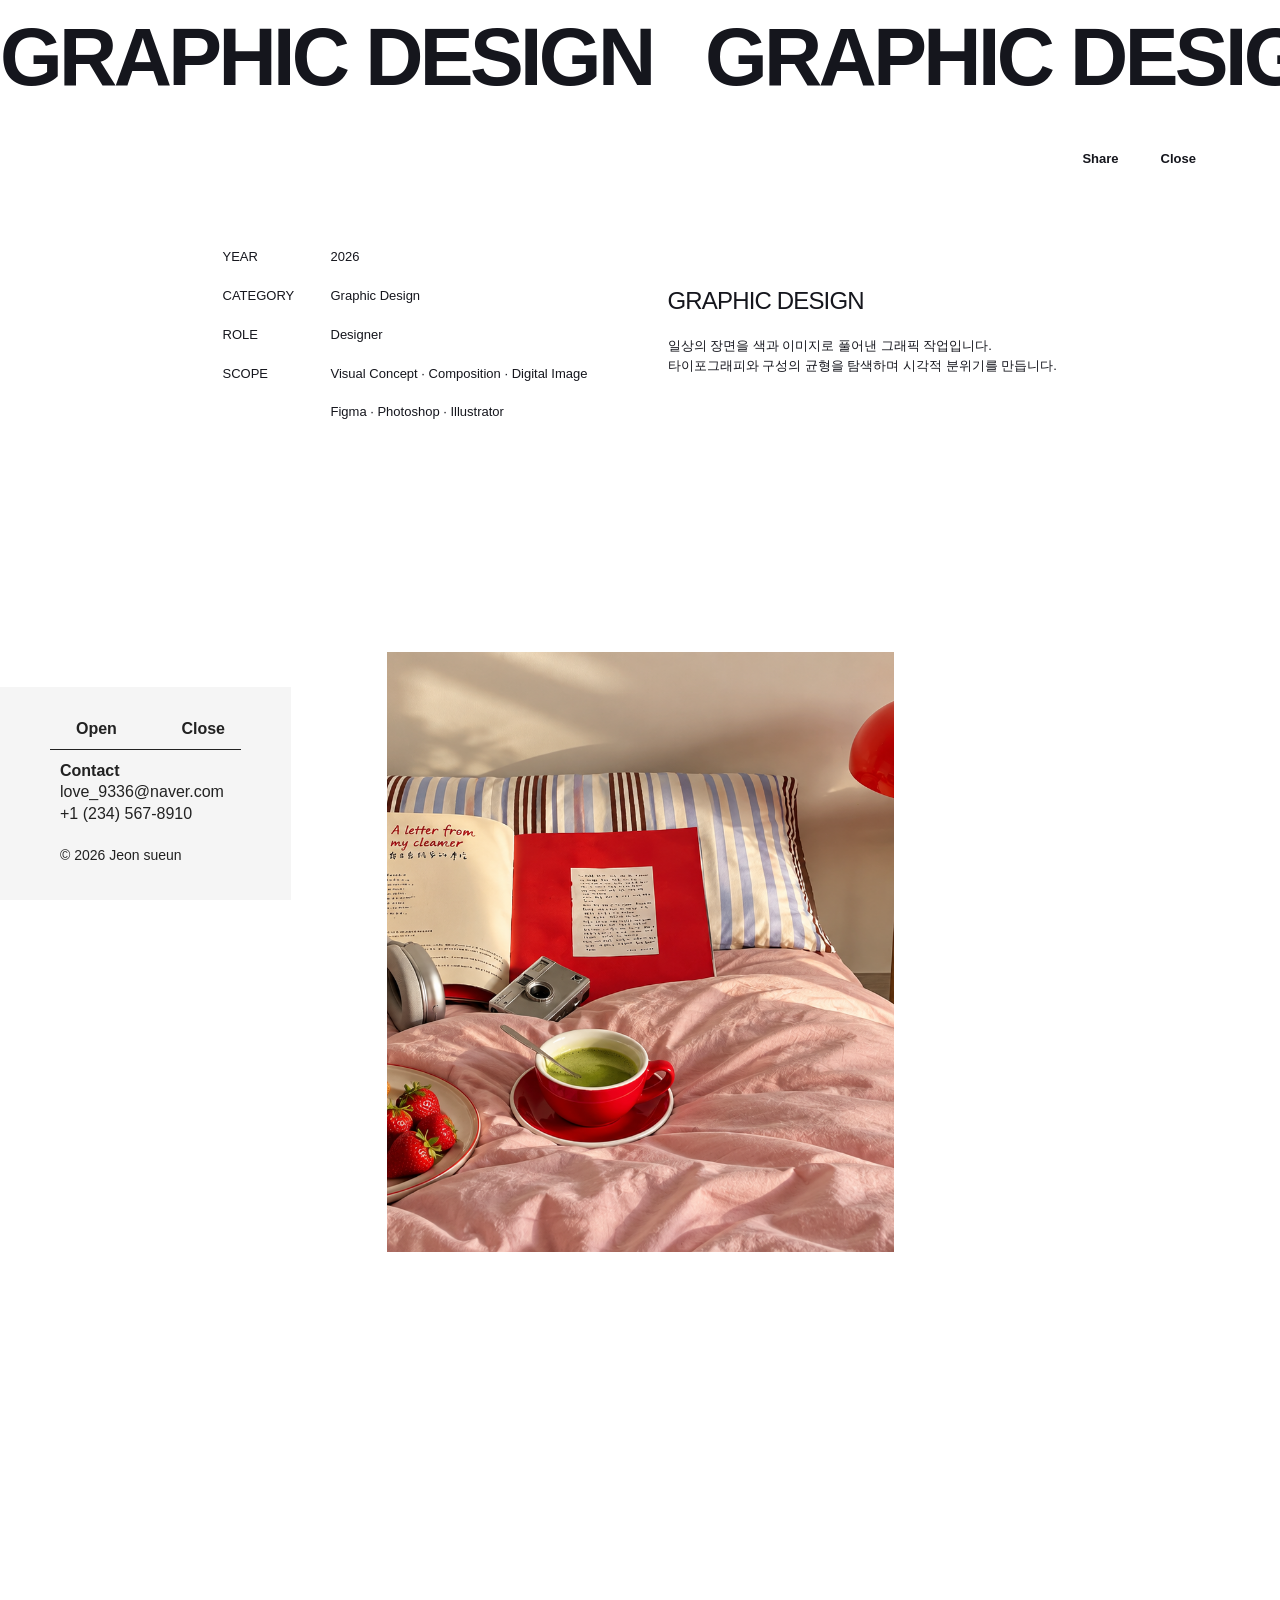
<file: jeon-sueun-portfolio-share-ready/object-graphic-design.html>
<!doctype html>
<html lang="ko">
<head><meta charset="UTF-8" /><meta name="viewport" content="width=device-width, initial-scale=1.0" /><title>Graphic Design — Jeon Sueun</title>
    <!-- Share preview metadata -->
    <meta name="description" content="일상의 장면을 색과 이미지로 풀어내고 타이포그래피와 구성의 균형을 탐색한 그래픽 작업입니다." />
    <link rel="canonical" href="https://jeon-sueun-portfolio-2026.workspace-478582.chatgpt.site/object-graphic-design.html" />
    <meta property="og:type" content="website" />
    <meta property="og:locale" content="ko_KR" />
    <meta property="og:site_name" content="Jeon Sueun Portfolio" />
    <meta property="og:title" content="GRAPHIC DESIGN | Jeon Sueun" />
    <meta property="og:description" content="일상의 장면을 색과 이미지로 풀어내고 타이포그래피와 구성의 균형을 탐색한 그래픽 작업입니다." />
    <meta property="og:url" content="https://jeon-sueun-portfolio-2026.workspace-478582.chatgpt.site/object-graphic-design.html" />
    <meta property="og:image" content="https://jeon-sueun-portfolio-2026.workspace-478582.chatgpt.site/assets/og-object-graphic.jpg" />
    <meta property="og:image:width" content="1200" />
    <meta property="og:image:height" content="630" />
    <meta property="og:image:alt" content="GRAPHIC DESIGN 프로젝트 공유 이미지" />
    <meta name="twitter:card" content="summary_large_image" />
    <meta name="twitter:title" content="GRAPHIC DESIGN | Jeon Sueun" />
    <meta name="twitter:description" content="일상의 장면을 색과 이미지로 풀어내고 타이포그래피와 구성의 균형을 탐색한 그래픽 작업입니다." />
    <meta name="twitter:image" content="https://jeon-sueun-portfolio-2026.workspace-478582.chatgpt.site/assets/og-object-graphic.jpg" />
    <!-- /Share preview metadata --><link rel="stylesheet" href="./styles.css" /><link rel="stylesheet" href="./detail.css" /><script src="./app.js" defer></script></head>
<body class="project-detail-page">
  <main class="detail-shell">
    <div class="detail-marquee" aria-hidden="true">GRAPHIC DESIGN&nbsp;&nbsp; GRAPHIC DESIGN</div>
    <nav class="detail-actions" aria-label="작업 메뉴"><button class="share-page" type="button">Share</button><a href="./index.html#objects">Close</a></nav>
    <div class="detail-summary">
      <dl class="detail-meta"><div><dt>YEAR</dt><dd>2026</dd></div><div><dt>CATEGORY</dt><dd>Graphic Design</dd></div><div><dt>ROLE</dt><dd>Designer</dd></div><div><dt>SCOPE</dt><dd>Visual Concept · Composition · Digital Image</dd></div><div><dt></dt><dd>Figma · Photoshop · Illustrator</dd></div></dl>
      <div class="detail-intro"><h1>GRAPHIC DESIGN</h1><p>일상의 장면을 색과 이미지로 풀어낸 그래픽 작업입니다. 타이포그래피와 구성의 균형을 탐색하며 시각적 분위기를 만듭니다.</p></div>
    </div>
    <img class="detail-image" src="./assets/object-graphic.png" alt="분홍 침구 위 책과 빨간 찻잔을 담은 그래픽 이미지" />
    <aside class="contact-card detail-contact" aria-label="연락처 요약"><div class="contact-card-top"><a href="./contact.html">Open</a><button class="contact-card-close" type="button" aria-label="연락처 창 닫기">Close</button></div><div class="contact-card-line"></div><strong>Contact</strong><a href="mailto:love_9336@naver.com">love_9336@naver.com</a><a href="tel:+12345678910">+1 (234) 567-8910</a><small>© 2026 Jeon sueun</small></aside>
  </main>
</body></html>
</file>
<file: styles.css>
:root {
  color-scheme: light;
  --ink: #15161d;
  --paper: #fff;
  --card: #f5f5f5;
  --page-gutter: 64px;
}

* { box-sizing: border-box; }

html { scroll-behavior: smooth; }

body {
  margin: 0;
  overflow-x: clip;
  background: var(--paper);
  color: var(--ink);
  font-family: Arial, "Apple SD Gothic Neo", "Malgun Gothic", sans-serif;
  -webkit-font-smoothing: antialiased;
}

a { color: inherit; }

.cover-intro {
  position: fixed;
  z-index: 100;
  inset: 0;
  display: grid;
  place-items: center;
  overflow: hidden;
  background: #f5e9d9 url("./Portfolio표지/intro-bg.png") center / cover no-repeat;
  opacity: 1;
  transition: opacity 650ms ease, visibility 650ms ease;
}
.cover-intro[hidden] { display: none; }
body:has(#projects:target) .cover-intro { display: none; }
.cover-intro.is-leaving { opacity: 0; visibility: hidden; pointer-events: none; }
.intro-stage {
  position: relative;
  width: min(100vw, 177.7778svh);
  height: min(100svh, 56.25vw);
  overflow: hidden;
}
.intro-object { position: absolute; display: block; max-width: none; height: auto; user-select: none; -webkit-user-drag: none; }
.intro-portfolio-title {
  z-index: 3; left: 9.2%; top: 4.7%; width: 81.6%;
  transform-origin: 50% 55%;
}
.intro-portfolio-title:hover { animation: portfolio-jitter 850ms ease-in-out infinite alternate; }
@keyframes portfolio-jitter {
  0% { transform: translate(0, 0) rotate(0); }
  38% { transform: translate(1px, -2px) rotate(-.35deg); }
  72% { transform: translate(-2px, 1px) rotate(.45deg); }
  100% { transform: translate(2px, -1px) rotate(-.2deg); }
}
.intro-stamp { z-index: 1; left: 10.2%; top: 0; width: auto; height: 100%; }
.intro-name { z-index: 4; left: 15%; top: 61%; width: 100%; transform-origin: 58% 52%; }
.intro-name:hover { animation: name-jitter 1.1s ease-in-out infinite alternate; }
@keyframes name-jitter {
  0% { transform: translate(0, 0) rotate(0); }
  55% { transform: translate(1px, -1px) rotate(.2deg); }
  100% { transform: translate(-1px, 1px) rotate(-.25deg); }
}
.intro-designer-title { z-index: 3; left: 35.5%; top: 91.6%; width: 29%; }
.intro-hint {
  position: absolute;
  z-index: 6;
  left: 66%;
  top: 48%;
  bottom: auto;
  margin: 0;
  color: #41483a;
  font-family: "Bradley Hand", "Segoe Print", "Comic Sans MS", cursive;
  font-size: clamp(8px, .68vw, 12px);
  font-weight: 600;
  letter-spacing: .1em;
  line-height: 1;
  white-space: nowrap;
  opacity: 0;
  transform: none;
  transition: opacity 700ms ease;
  transition-delay: 250ms;
  pointer-events: none;
}
.intro-hint-touch { display: none; }
.cover-intro.is-ready .intro-hint { opacity: 1; }
.intro-stamp.is-attention { animation: stamp-breath 760ms ease-in-out 1; transform-origin: 50% 50%; }
@keyframes stamp-breath {
  0%, 100% { transform: scale(1); }
  52% { transform: scale(1.015); }
}
@media (hover: none), (pointer: coarse) {
  .intro-hint-desktop { display: none; }
  .intro-hint-touch { display: inline; }
}
.stamp-entry {
  position: absolute;
  z-index: 2;
  left: 34.8%; top: 11.5%; width: 30.4%; height: 76.8%;
  padding: 0; border: 0; border-radius: 0;
  background: transparent;
  cursor: pointer;
}
.stamp-entry:focus-visible { outline: none; }
.stamp-entry::after {
  position: absolute;
  inset: 0;
  content: "";
  opacity: 0;
  background-image: url("data:image/svg+xml,%3Csvg viewBox='0 0 180 180' xmlns='http://www.w3.org/2000/svg'%3E%3Cfilter id='n'%3E%3CfeTurbulence type='fractalNoise' baseFrequency='.85' numOctaves='3' stitchTiles='stitch'/%3E%3C/filter%3E%3Crect width='100%25' height='100%25' filter='url(%23n)' opacity='.48'/%3E%3C/svg%3E");
  mix-blend-mode: soft-light;
  transition: opacity 220ms ease;
  pointer-events: none;
}
.stamp-entry:hover::after, .stamp-entry:focus-visible::after { opacity: .48; animation: grain-shift 280ms steps(2, end) infinite; }
@keyframes grain-shift { to { background-position: 17px -11px; } }
.page-shell.is-entering { animation: site-enter 700ms ease both; }
@keyframes site-enter { from { opacity: 0; } to { opacity: 1; } }
@media (prefers-reduced-motion: reduce) {
  .cover-intro, .cover-intro *, .page-shell.is-entering { transition: none !important; animation: none !important; }
}

.page-shell { position: relative; min-height: 100svh; }
body:has(#projects:target) .page-shell[hidden] { display: block; }

/* Header / Figma reference: top aligned, right anchored. */
.site-header {
  position: fixed;
  z-index: 10;
  top: 26px;
  right: 54px;
  left: var(--page-gutter);
}

.site-nav {
  display: flex;
  justify-content: flex-end;
  align-items: center;
  gap: 69px;
}

.site-nav a {
  margin: -2px -4px;
  padding: 2px 4px;
  color: #9b9b9b;
  font-size: 23px;
  font-weight: 700;
  line-height: 1.2;
  text-decoration: none;
  white-space: nowrap;
}

.site-nav a:hover,
.site-nav a:focus-visible { background: var(--ink); color: #fff; outline: none; }

/* Hero / keep dimensions here for direct comparison with the 1920px Figma capture. */
.hero {
  min-height: 100svh;
  padding: clamp(220px, 30.5svh, 395px) var(--page-gutter) 250px;
}

.hero-content { max-width: 1120px; }

.hero h1 {
  display: flex;
  flex-direction: column;
  margin: 0;
  font-size: clamp(40px, 3.18vw, 61px);
  font-weight: 700;
  line-height: 1.12;
  letter-spacing: -0.038em;
}

.hero h1 span { white-space: nowrap; }

.hero-lead {
  margin: 20px 0 0;
  font-size: 28px;
  font-weight: 400;
  line-height: 1.45;
  letter-spacing: -0.045em;
}

.hero-description {
  margin: 16px 0 0;
  font-size: 21px;
  line-height: 1.5;
  letter-spacing: -0.04em;
}

.hero-button {
  display: inline-flex;
  min-width: 220px;
  min-height: 56px;
  justify-content: center;
  align-items: center;
  gap: 5px;
  margin-top: 36px;
  border-radius: 100px;
  background: var(--ink);
  color: #fff;
  font-size: 15px;
  font-weight: 700;
  text-decoration: none;
  transition: background-color 160ms ease;
}

.hero-button:hover,
.hero-button:focus-visible { background: #34363f; }
.hero-button:focus-visible { outline: 2px solid var(--ink); outline-offset: 3px; }

/* About / 02 About reference: long editorial page with centered narrative sections. */
.about { display: flex; flex-direction: column; min-height: 0; padding: 0 52px 80px; scroll-margin-top: 0; }
.about-nameplate { margin: 205px auto 104px; color: var(--ink); font-size: clamp(48px, 4vw, 68px); font-weight: 750; line-height: 1; letter-spacing: -.065em; text-align: center; }
.about-profile { width: min(100%, 560px); min-height: 820px; }
.about-eyebrow, .about-section-label { margin: 0; color: #8ba9cb; font-size: 12px; font-weight: 700; letter-spacing: .02em; line-height: 1.3; }
.about-profile h3 { margin: 35px 0 0; color: #252525; font-size: 31px; font-weight: 400; line-height: 1.35; letter-spacing: -.045em; }
.about-intro { max-width: 530px; margin: 25px 0 0; color: #242424; font-size: 15px; line-height: 1.55; letter-spacing: -.035em; }
.about-facts { display: grid; gap: 44px; margin: 37px 0 0; }
.about-fact { display: grid; grid-template-columns: 146px 1fr; font-size: 15px; line-height: 1.5; }
.about-fact dt, .about-fact dd { margin: 0; }
.resume-button { display: flex; width: 220px; height: 55px; justify-content: center; align-items: center; gap: 5px; margin: 63px 0 0 315px; border-radius: 100px; background: #202020; color: #fff; font-size: 16px; font-weight: 700; text-decoration: none; transition: transform 180ms ease, background-color 180ms ease; }
.resume-button:hover, .resume-button:focus-visible { background: #343434; transform: translateY(-2px); }
.resume-button:focus-visible { outline: 2px solid var(--ink); outline-offset: 3px; }
.about-introduction { width: min(100%, 660px); min-height: 580px; margin: 0 auto; padding-top: 12px; text-align: center; }
.about-introduction h3 { margin: 42px 0 24px; font-size: 32px; font-weight: 400; line-height: 1.25; letter-spacing: -.05em; }
.about-introduction p:not(.about-section-label) { margin: 13px 0 0; color: #4a4a4a; font-size: 15px; line-height: 1.65; }
.about-introduction .about-korean-title { margin: 0 0 28px !important; color: #282828 !important; font-size: 23px !important; line-height: 1.4 !important; }
.about-work { width: min(100%, 1140px); min-height: 650px; margin: 0 auto; padding-top: 7px; }
.about-work > .about-section-label, .about-journey > .about-section-label, .about-attitude > .about-section-label { text-align: center; }
.how-work-grid { display: grid; grid-template-columns: repeat(3, minmax(0, 1fr)); align-items: start; gap: 32px; margin-top: 31px; }
.how-work-card { display: grid; grid-template-columns: 35px 1fr; gap: 11px; min-height: 0; padding: 13px 14px; border: 1px solid #c9c9c9; border-radius: 10px; background: #fff; transition: transform 240ms ease, box-shadow 240ms ease; }
.card-number { display: grid; width: 28px; height: 28px; place-items: center; border-radius: 5px; background: #f2f2f2; color: #333; font-size: 12px; font-weight: 700; }
.card-kicker { margin: 1px 0 8px; color: #888; font-size: 10px; line-height: 1; }
.how-work-card h3 { margin: 0 0 7px; font-size: 14px; font-weight: 600; line-height: 1.35; }
.how-work-card p:not(.card-kicker) { margin: 0; color: #4d4d4d; font-size: 11px; line-height: 1.55; }
.how-work-card small { display: block; margin-top: 8px; color: #8c8c8c; font-size: 9px; line-height: 1.4; }
.about-journey { width: min(100%, 680px); min-height: 870px; margin: 0 auto; padding-top: 13px; text-align: center; }
.journey-list { display: grid; gap: 27px; width: min(100%, 280px); margin: 34px auto 0; text-align: left; }
.journey-step { display: grid; grid-template-columns: 48px 1fr; gap: 14px; align-items: center; min-height: 100px; padding: 13px 15px; border: 1px solid #c9c9c9; border-radius: 10px; background: #fff; transition: transform 240ms ease, box-shadow 240ms ease; }
.journey-icon { display: grid; width: 38px; height: 38px; place-items: center; color: #191919; font-size: 27px; line-height: 1; transition: transform 240ms ease; }
.journey-step p { margin: 0 0 4px; color: #999; font-size: 10px; line-height: 1.2; }
.journey-step h3 { margin: 0 0 4px; font-size: 13px; line-height: 1.35; }
.journey-step div > span { color: #606060; font-size: 11px; line-height: 1.3; }
.journey-note { margin: 25px 0 0; color: #606060; font-size: 12px; line-height: 1.5; }
.about-attitude, .about-discover { width: min(100%, 1040px); margin: 0 auto; text-align: center; }
.about-attitude { min-height: 710px; padding-top: 12px; }
.about-section-heading { margin: 43px 0 34px; color: #333; font-size: 21px; font-weight: 500; line-height: 1.4; }
.attitude-grid, .discover-grid { display: grid; grid-template-columns: repeat(3, minmax(0, 1fr)); gap: 32px; text-align: left; }
.attitude-card, .discover-card { min-width: 0; padding: 10px; border: 1px solid #c9c9c9; border-radius: 10px; background: #fff; transition: transform 240ms ease, box-shadow 240ms ease; }
.attitude-card > span, .discover-card > span { display: block; margin: 0 0 10px; color: #999; font-size: 10px; line-height: 1; }
.attitude-image { overflow: hidden; width: 100%; aspect-ratio: 1 / .9; border-radius: 7px; background: #f2f0eb; }
.attitude-image img { display: block; width: 100%; height: 100%; object-fit: cover; transition: transform 350ms cubic-bezier(.2,.7,.2,1); }
.attitude-card > p, .discover-card > p { margin: 9px 0 0; font-size: 12px; line-height: 1.3; }
.discover-card small { display: block; margin-top: 4px; color: #777; font-size: 10px; }
.about-caption { margin: 29px 0 0; color: #666; font-size: 12px; line-height: 1.5; }
.about-discover { min-height: 680px; padding-top: 22px; }
.about-discover .about-section-heading { margin: 36px 0 30px; }
.discover-grid .attitude-image { aspect-ratio: 1 / .95; }
.resume-button-bottom { margin: 116px auto 0; }
@media (hover: hover) and (pointer: fine) {
  .how-work-card:hover, .journey-step:hover, .attitude-card:hover, .discover-card:hover { transform: translateY(-4px) scale(1.008); box-shadow: 0 8px 22px rgb(21 22 29 / 7%); }
  .journey-step:hover .journey-icon { transform: rotate(-5deg) scale(1.08); }
  .attitude-card:hover .attitude-image img, .discover-card:hover .attitude-image img { transform: scale(1.035); }
}
@media (prefers-reduced-motion: reduce) {
  .how-work-card, .journey-step, .journey-icon, .attitude-card, .discover-card, .attitude-image img, .resume-button { transition: none; }
}

/* Projects / centered list and gray preview match the 1920 × 1063 frame. */
.projects { display: flex; min-height: 100svh; align-items: center; justify-content: center; padding: 100px 28px; }
.projects-inner { display: grid; grid-template-columns: 286px 1fr; align-items: center; gap: 20px; width: min(100%, 682px); }
.projects-preview { width: 286px; height: 338px; background: #d9d9d9; }
.projects-list { display: grid; gap: 14px; margin: 0; padding: 0; list-style: none; }
.projects-list a, .project-pending { display: grid; grid-template-columns: 47px 196px 1fr; align-items: baseline; min-height: 26px; text-decoration: none; white-space: nowrap; }
.projects-list a { width: max-content; padding: 2px 4px; margin: -2px -4px; color: #9e9e9e; }
.projects-list a:hover, .projects-list a:focus-visible { background: var(--ink); color: #fff; outline: none; }
.projects-list strong, .project-number { font-size: 20px; font-weight: 700; line-height: 1.2; }
.project-type { font-size: 16px; font-weight: 400; }
.project-pending { color: #9e9e9e; cursor: default; }

/* Objects / same restrained layout and hover behavior as Projects. */
.objects { display: flex; min-height: 100svh; align-items: center; justify-content: center; padding: 100px 28px; }
.objects-inner { display: grid; grid-template-columns: 286px 1fr; align-items: center; gap: 32px; width: min(100%, 648px); }
.objects-preview { width: 286px; height: 338px; background: #d9d9d9; }
.objects-list { display: grid; gap: 14px; margin: 0; padding: 0; list-style: none; }
.objects-list a { display: grid; grid-template-columns: 58px 1fr; width: max-content; min-height: 26px; align-items: baseline; margin: -2px -4px; padding: 2px 4px; color: #9e9e9e; font-size: 20px; font-weight: 700; line-height: 1.2; text-decoration: none; white-space: nowrap; }
.objects-list a:hover, .objects-list a:focus-visible { background: var(--ink); color: #fff; outline: none; }

/* A simple destination for the contact card until a Contact Figma frame is provided. */
.contact-page-content { display: flex; min-height: 100svh; flex-direction: column; justify-content: center; padding: 140px var(--page-gutter); }
.contact-page-content p { margin: 0 0 25px; color: #777; font-size: 13px; font-weight: 700; }
.contact-page-content h1 { margin: 0 0 30px; font-size: clamp(64px, 8vw, 150px); line-height: 1; letter-spacing: -0.06em; }
.contact-page-content a { width: max-content; max-width: 100%; font-size: clamp(22px, 3vw, 42px); text-decoration-thickness: 1px; text-underline-offset: 6px; overflow-wrap: anywhere; }
.contact-page-content span { margin-top: 35px; color: #777; font-size: 16px; }

/* Contact detail visible at the bottom left of the supplied Home frame. */
.contact-card {
  position: fixed;
  z-index: 8;
  bottom: 0;
  left: 0;
  display: flex;
  flex-direction: column;
  width: 291px;
  min-height: 213px;
  padding: 31px 50px 28px 60px;
  background: var(--card);
  color: #222;
  font-size: 16px;
  line-height: 1.35;
}

.contact-card-top { display: flex; justify-content: space-between; padding: 0 16px 9px; font-weight: 600; }
.contact-card-top a { text-decoration: none; }
.contact-card-top button { border: 0; padding: 0; background: none; color: inherit; font: inherit; cursor: pointer; }
.contact-card-top a, .contact-card-top button { margin: -2px -4px; padding: 2px 4px; }
.contact-card-top a:hover, .contact-card-top a:focus-visible, .contact-card-top button:hover, .contact-card-top button:focus-visible { background: var(--ink); color: #fff; outline: none; }
.contact-card-line { width: 191px; height: 1px; margin-left: -10px; margin-bottom: 10px; background: #222; }
.contact-card strong { font-weight: 700; }
.contact-card a { width: max-content; text-decoration: none; }
.contact-card a:hover { text-decoration: underline; }
.contact-card small { margin-top: 22px; font-size: 14px; white-space: nowrap; }

@media (max-width: 1360px) {
  :root { --page-gutter: 32px; }
  .site-header { right: 32px; }
  .site-nav { gap: 26px; }
  .site-nav a { font-size: 17px; }
  .hero { padding-top: clamp(210px, 29svh, 330px); }
  .hero h1 { font-size: clamp(38px, 5.2vw, 56px); }
  .hero h1 span { white-space: normal; }
  .hero-lead { font-size: 23px; }
  .hero-description { font-size: 18px; }
  .about { padding-right: 32px; padding-left: 32px; }
  .about-nameplate { margin-top: 180px; font-size: clamp(48px, 5vw, 62px); }
  .about-profile { min-height: 760px; }
  .about-profile h3 { font-size: 28px; }
  .about-intro { max-width: 100%; }
  .about-fact { grid-template-columns: 112px 1fr; font-size: 14px; }
  .about-profile .resume-button { margin-left: auto; }
  .how-work-grid, .attitude-grid, .discover-grid { gap: 20px; }
  .how-work-card { grid-template-columns: 30px 1fr; padding: 11px; }
  .projects-inner { width: min(100%, 682px); }
  .objects-inner { width: min(100%, 648px); }
}

@media (max-width: 640px) {
  :root { --page-gutter: 22px; }
  .site-header { top: 22px; right: 22px; }
  .site-nav { justify-content: flex-start; flex-wrap: wrap; gap: 13px 20px; }
  .site-nav a { font-size: 14px; }
  .hero { min-height: 100svh; padding-top: clamp(175px, 28svh, 260px); padding-bottom: 220px; }
  .hero h1 { font-size: clamp(35px, 9vw, 48px); line-height: 1.13; }
  .hero-lead { margin-top: 24px; font-size: 21px; }
  .hero-description { margin-top: 12px; font-size: 16px; }
  .hero-button { margin-top: 29px; }
  .contact-card { width: 246px; min-height: 185px; padding: 22px 30px; font-size: 14px; }
  .contact-card-top { padding: 0 12px 7px; }
  .contact-card-line { width: 186px; margin-left: 0; }
  .contact-card small { margin-top: 16px; font-size: 12px; }
  .about { display: flex; min-height: 0; padding: 0 22px 60px; }
  .about-nameplate { margin: 125px auto 90px; font-size: clamp(42px, 11vw, 58px); }
  .about-profile { min-height: 0; padding-bottom: 120px; }
  .about-eyebrow, .about-section-label { font-size: 10px; }
  .about-profile h3 { margin-top: 28px; font-size: clamp(25px, 6.2vw, 32px); }
  .about-intro { margin-top: 20px; font-size: 14px; }
  .about-facts { gap: 28px; margin-top: 32px; }
  .about-fact { grid-template-columns: 105px 1fr; font-size: 13px; }
  .about-profile .resume-button { margin: 42px auto 0; }
  .about-introduction { min-height: 0; padding: 20px 0 145px; }
  .about-introduction h3 { margin: 32px 0 20px; font-size: 26px; }
  .about-introduction .about-korean-title { font-size: 19px !important; }
  .about-introduction p:not(.about-section-label) { font-size: 13px; }
  .desktop-break { display: none; }
  .about-work { min-height: 0; padding: 0 0 145px; }
  .how-work-grid, .attitude-grid, .discover-grid { grid-template-columns: 1fr; gap: 16px; margin-top: 25px; }
  .how-work-card { min-height: 0; grid-template-columns: 34px 1fr; padding: 14px; }
  .how-work-card p:not(.card-kicker) { font-size: 12px; }
  .about-journey { min-height: 0; padding: 0 0 150px; }
  .journey-list { width: min(100%, 320px); gap: 15px; margin-top: 25px; }
  .journey-step { min-height: 84px; }
  .about-attitude { min-height: 0; padding: 0 0 135px; }
  .about-section-heading { margin: 30px 0 25px; font-size: 18px; }
  .attitude-card, .discover-card { padding: 10px; }
  .attitude-image { aspect-ratio: 1 / .85; }
  .about-discover { min-height: 0; padding: 0 0 90px; }
  .about-discover .about-section-heading { margin: 0 0 25px; }
  .discover-grid .attitude-image { aspect-ratio: 1 / .85; }
  .resume-button-bottom { margin: 55px auto 0; }
  .contact-card { position: static; }
  .projects { min-height: 740px; padding: 110px 22px 100px; }
  .projects-inner { display: block; width: 100%; }
  .projects-preview { width: min(100%, 286px); height: 260px; margin: 0 auto 35px; }
  .projects-list { gap: 18px; }
  .projects-list a, .project-pending { grid-template-columns: 31px minmax(0, 1fr); column-gap: 8px; white-space: normal; }
  .projects-list strong, .project-number { font-size: 16px; }
  .project-type { grid-column: 2; font-size: 12px; }
  .objects { min-height: 740px; padding: 110px 22px 100px; }
  .objects-inner { display: block; width: 100%; }
  .objects-preview { width: min(100%, 286px); height: 260px; margin: 0 auto 35px; }
  .objects-list { gap: 18px; }
  .objects-list a { grid-template-columns: 31px minmax(0, 1fr); column-gap: 8px; font-size: 16px; white-space: normal; }
  .contact-page-content { padding: 160px 22px 80px; }
}
</file>
<file: jeon-sueun-portfolio-share-ready/styles.css>
:root {
  color-scheme: light;
  --ink: #15161d;
  --paper: #fff;
  --card: #f5f5f5;
  --page-gutter: 64px;
}

* { box-sizing: border-box; }

html { scroll-behavior: smooth; }

body {
  margin: 0;
  overflow-x: clip;
  background: var(--paper);
  color: var(--ink);
  font-family: Arial, "Apple SD Gothic Neo", "Malgun Gothic", sans-serif;
  -webkit-font-smoothing: antialiased;
}

a { color: inherit; }

.page-shell { position: relative; min-height: 100svh; }

/* Header / Figma reference: top aligned, right anchored. */
.site-header {
  position: fixed;
  z-index: 10;
  top: 26px;
  right: 54px;
  left: var(--page-gutter);
}

.site-nav {
  display: flex;
  justify-content: flex-end;
  align-items: center;
  gap: 69px;
}

.site-nav a {
  margin: -2px -4px;
  padding: 2px 4px;
  color: #9b9b9b;
  font-size: 23px;
  font-weight: 700;
  line-height: 1.2;
  text-decoration: none;
  white-space: nowrap;
}

.site-nav a:hover,
.site-nav a:focus-visible { background: var(--ink); color: #fff; outline: none; }

/* Hero / keep dimensions here for direct comparison with the 1920px Figma capture. */
.hero {
  min-height: 100svh;
  padding: clamp(220px, 30.5svh, 395px) var(--page-gutter) 250px;
}

.hero-content { max-width: 1120px; }

.hero h1 {
  display: flex;
  flex-direction: column;
  margin: 0;
  font-size: clamp(40px, 3.18vw, 61px);
  font-weight: 700;
  line-height: 1.12;
  letter-spacing: -0.038em;
}

.hero h1 span { white-space: nowrap; }

.hero-lead {
  margin: 20px 0 0;
  font-size: 28px;
  font-weight: 400;
  line-height: 1.45;
  letter-spacing: -0.045em;
}

.hero-description {
  margin: 16px 0 0;
  font-size: 21px;
  line-height: 1.5;
  letter-spacing: -0.04em;
}

.hero-button {
  display: inline-flex;
  min-width: 220px;
  min-height: 56px;
  justify-content: center;
  align-items: center;
  gap: 5px;
  margin-top: 36px;
  border-radius: 100px;
  background: var(--ink);
  color: #fff;
  font-size: 15px;
  font-weight: 700;
  text-decoration: none;
  transition: background-color 160ms ease;
}

.hero-button:hover,
.hero-button:focus-visible { background: #34363f; }
.hero-button:focus-visible { outline: 2px solid var(--ink); outline-offset: 3px; }

/* About / 1920 × 1162 reference: copy x=28, image column x≈692. */
.about {
  display: grid;
  grid-template-columns: 600px 510px minmax(0, 1fr);
  column-gap: 64px;
  min-height: 1680px;
  padding: 46px 28px 0;
  scroll-margin-top: 0;
}

.about-copy { padding-top: 132px; }
.about-eyebrow { margin: 0; color: #666; font-size: 13px; font-weight: 700; line-height: 1.25; }
.about h2 { margin: 35px 0 0; color: #252525; font-size: 32px; font-weight: 400; line-height: 1.32; letter-spacing: -0.045em; }
.about-intro { max-width: 510px; margin: 25px 0 0; color: #242424; font-size: 16px; line-height: 1.5; letter-spacing: -0.035em; }
.about-facts { display: grid; gap: 49px; margin: 34px 0 0; }
.about-fact { display: grid; grid-template-columns: 146px 1fr; font-size: 16px; line-height: 1.5; }
.about-fact dt, .about-fact dd { margin: 0; }
.resume-button {
  display: flex;
  width: 220px;
  height: 55px;
  justify-content: center;
  align-items: center;
  gap: 5px;
  margin: 63px 0 0 334px;
  border-radius: 100px;
  background: #202020;
  color: #fff;
  font-size: 16px;
  font-weight: 700;
}

/* The wordmark starts low, then sticks near viewport center as the gray panels scroll past. */
.about-visual { position: relative; grid-column: 2; height: 1550px; isolation: isolate; }
.about-image { position: absolute; z-index: -1; left: 0; width: 100%; background: #d7d7d7; }
.about-image-first { top: 0; height: 660px; }
.about-image-second { top: 666px; height: 884px; background: #cfcfcf; }
.about-name {
  position: sticky;
  z-index: 1;
  top: 50vh;
  width: max-content;
  margin-top: 70vh;
  margin-left: 25px;
  color: var(--ink);
  font-size: clamp(65px, 4.6vw, 88px);
  font-weight: 700;
  line-height: 1;
  letter-spacing: -0.055em;
  white-space: nowrap;
  pointer-events: none;
}

/* Projects / centered list and gray preview match the 1920 × 1063 frame. */
.projects { display: flex; min-height: 100svh; align-items: center; justify-content: center; padding: 100px 28px; }
.projects-inner { display: grid; grid-template-columns: 286px 1fr; align-items: center; gap: 20px; width: min(100%, 682px); }
.projects-preview { width: 286px; height: 338px; background: #d9d9d9; }
.projects-list { display: grid; gap: 14px; margin: 0; padding: 0; list-style: none; }
.projects-list a, .project-pending { display: grid; grid-template-columns: 47px 196px 1fr; align-items: baseline; min-height: 26px; text-decoration: none; white-space: nowrap; }
.projects-list a { width: max-content; padding: 2px 4px; margin: -2px -4px; color: #9e9e9e; }
.projects-list a:hover, .projects-list a:focus-visible { background: var(--ink); color: #fff; outline: none; }
.projects-list strong, .project-number { font-size: 20px; font-weight: 700; line-height: 1.2; }
.project-type { font-size: 16px; font-weight: 400; }
.project-pending { color: #9e9e9e; cursor: default; }

/* Objects / same restrained layout and hover behavior as Projects. */
.objects { display: flex; min-height: 100svh; align-items: center; justify-content: center; padding: 100px 28px; }
.objects-inner { display: grid; grid-template-columns: 286px 1fr; align-items: center; gap: 32px; width: min(100%, 648px); }
.objects-preview { width: 286px; height: 338px; background: #d9d9d9; }
.objects-list { display: grid; gap: 14px; margin: 0; padding: 0; list-style: none; }
.objects-list a { display: grid; grid-template-columns: 58px 1fr; width: max-content; min-height: 26px; align-items: baseline; margin: -2px -4px; padding: 2px 4px; color: #9e9e9e; font-size: 20px; font-weight: 700; line-height: 1.2; text-decoration: none; white-space: nowrap; }
.objects-list a:hover, .objects-list a:focus-visible { background: var(--ink); color: #fff; outline: none; }

/* A simple destination for the contact card until a Contact Figma frame is provided. */
.contact-page-content { display: flex; min-height: 100svh; flex-direction: column; justify-content: center; padding: 140px var(--page-gutter); }
.contact-page-content p { margin: 0 0 25px; color: #777; font-size: 13px; font-weight: 700; }
.contact-page-content h1 { margin: 0 0 30px; font-size: clamp(64px, 8vw, 150px); line-height: 1; letter-spacing: -0.06em; }
.contact-page-content a { width: max-content; max-width: 100%; font-size: clamp(22px, 3vw, 42px); text-decoration-thickness: 1px; text-underline-offset: 6px; overflow-wrap: anywhere; }
.contact-page-content span { margin-top: 35px; color: #777; font-size: 16px; }

/* Contact detail visible at the bottom left of the supplied Home frame. */
.contact-card {
  position: fixed;
  z-index: 8;
  bottom: 0;
  left: 0;
  display: flex;
  flex-direction: column;
  width: 291px;
  min-height: 213px;
  padding: 31px 50px 28px 60px;
  background: var(--card);
  color: #222;
  font-size: 16px;
  line-height: 1.35;
}

.contact-card-top { display: flex; justify-content: space-between; padding: 0 16px 9px; font-weight: 600; }
.contact-card-top a { text-decoration: none; }
.contact-card-top button { border: 0; padding: 0; background: none; color: inherit; font: inherit; cursor: pointer; }
.contact-card-top a, .contact-card-top button { margin: -2px -4px; padding: 2px 4px; }
.contact-card-top a:hover, .contact-card-top a:focus-visible, .contact-card-top button:hover, .contact-card-top button:focus-visible { background: var(--ink); color: #fff; outline: none; }
.contact-card-line { width: 191px; height: 1px; margin-left: -10px; margin-bottom: 10px; background: #222; }
.contact-card strong { font-weight: 700; }
.contact-card a { width: max-content; text-decoration: none; }
.contact-card a:hover { text-decoration: underline; }
.contact-card small { margin-top: 22px; font-size: 14px; white-space: nowrap; }

@media (max-width: 1360px) {
  :root { --page-gutter: 32px; }
  .site-header { right: 32px; }
  .site-nav { gap: 26px; }
  .site-nav a { font-size: 17px; }
  .hero { padding-top: clamp(210px, 29svh, 330px); }
  .hero h1 { font-size: clamp(38px, 5.2vw, 56px); }
  .hero h1 span { white-space: normal; }
  .hero-lead { font-size: 23px; }
  .hero-description { font-size: 18px; }
  .about { grid-template-columns: minmax(0, 1fr) minmax(260px, 38vw); column-gap: 30px; padding-right: 32px; }
  .about h2 { font-size: 27px; }
  .about-intro { max-width: 100%; }
  .about-fact { grid-template-columns: 112px 1fr; font-size: 14px; }
  .resume-button { margin-left: auto; }
  .about-name { margin-left: -105px; font-size: clamp(56px, 7vw, 74px); }
  .projects-inner { width: min(100%, 682px); }
  .objects-inner { width: min(100%, 648px); }
}

@media (max-width: 640px) {
  :root { --page-gutter: 22px; }
  .site-header { top: 22px; right: 22px; }
  .site-nav { justify-content: flex-start; flex-wrap: wrap; gap: 13px 20px; }
  .site-nav a { font-size: 14px; }
  .hero { min-height: 100svh; padding-top: clamp(175px, 28svh, 260px); padding-bottom: 220px; }
  .hero h1 { font-size: clamp(35px, 9vw, 48px); line-height: 1.13; }
  .hero-lead { margin-top: 24px; font-size: 21px; }
  .hero-description { margin-top: 12px; font-size: 16px; }
  .hero-button { margin-top: 29px; }
  .contact-card { width: 246px; min-height: 185px; padding: 22px 30px; font-size: 14px; }
  .contact-card-top { padding: 0 12px 7px; }
  .contact-card-line { width: 186px; margin-left: 0; }
  .contact-card small { margin-top: 16px; font-size: 12px; }
  .about { display: block; min-height: auto; padding: 0 22px 210px; }
  .about-copy { padding-top: 150px; }
  .about-eyebrow { font-size: 11px; }
  .about h2 { margin-top: 28px; font-size: clamp(25px, 6.2vw, 32px); }
  .about h2 br { display: none; }
  .about-intro { margin-top: 20px; font-size: 14px; }
  .about-facts { gap: 34px; margin-top: 35px; }
  .about-fact { grid-template-columns: 105px 1fr; font-size: 14px; }
  .resume-button { margin: 48px 0 80px auto; }
  .about-visual { width: min(74vw, 510px); height: 980px; margin-left: auto; }
  .about-image-first { height: 450px; }
  .about-image-second { top: 456px; height: 524px; }
  .about-name { top: 47vh; margin-top: 340px; margin-left: -80px; font-size: clamp(42px, 11vw, 65px); }
  .contact-card { position: static; }
  .projects { min-height: 740px; padding: 110px 22px 100px; }
  .projects-inner { display: block; width: 100%; }
  .projects-preview { width: min(100%, 286px); height: 260px; margin: 0 auto 35px; }
  .projects-list { gap: 18px; }
  .projects-list a, .project-pending { grid-template-columns: 31px minmax(0, 1fr); column-gap: 8px; white-space: normal; }
  .projects-list strong, .project-number { font-size: 16px; }
  .project-type { grid-column: 2; font-size: 12px; }
  .objects { min-height: 740px; padding: 110px 22px 100px; }
  .objects-inner { display: block; width: 100%; }
  .objects-preview { width: min(100%, 286px); height: 260px; margin: 0 auto 35px; }
  .objects-list { gap: 18px; }
  .objects-list a { grid-template-columns: 31px minmax(0, 1fr); column-gap: 8px; font-size: 16px; white-space: normal; }
  .contact-page-content { padding: 160px 22px 80px; }
}
</file>
<file: contact.css>
.contact-page { min-height: 100svh; }
.contact-main { display: grid; grid-template-columns: minmax(0, 600px) minmax(0, 648px); column-gap: 64px; align-items: start; min-height: 808px; padding: 144px 64px 64px; }
.contact-intro h1 { margin: 8px 0 34px; color: #202020; font-size: clamp(72px, 5.25vw, 101px); line-height: 1.29; font-weight: 700; letter-spacing: -0.055em; }
.contact-intro p { margin: 0; color: #252525; font-size: 22px; line-height: 1.45; letter-spacing: -0.035em; }
.contact-form-panel { width: 100%; min-height: 600px; padding: 32px; background: #f5f5f5; }
.contact-form-panel form { display: grid; gap: 19px; }
.form-field label { display: flex; align-items: center; gap: 3px; margin: 0 0 21px; color: #242424; font-size: 16px; font-weight: 700; }
.field-state { margin-left: auto; color: #555; font-size: 12px; font-weight: 400; opacity: 0; transition: opacity 140ms ease; }
.form-field:focus-within .field-state { opacity: 1; }
.form-field:focus-within label { color: #111; }
.form-field input, .form-field textarea { display: block; width: 100%; border: 1px solid #ccc; border-radius: 8px; background: transparent; color: #222; font: 16px Arial, "Apple SD Gothic Neo", "Malgun Gothic", sans-serif; transition: border-color 150ms ease, background-color 150ms ease, box-shadow 150ms ease; }
.form-field input { height: 56px; padding: 0 16px; }
.form-field textarea { height: 180px; padding: 17px 16px; resize: vertical; }
.form-field input::placeholder, .form-field textarea::placeholder { color: #717171; opacity: 1; }
.form-field input:hover, .form-field textarea:hover { border-color: #999; }
.form-field input:focus, .form-field textarea:focus { border-color: #202020; outline: none; background: #fff; box-shadow: 0 0 0 2px #202020; }
.form-field input:not(:placeholder-shown), .form-field textarea:not(:placeholder-shown) { border-color: #888; }
.form-field input:focus:not(:placeholder-shown), .form-field textarea:focus:not(:placeholder-shown) { border-color: #202020; }
.contact-submit { display: flex; width: 100%; height: 55px; align-items: center; justify-content: center; gap: 4px; margin-top: 1px; border: 0; border-radius: 100px; background: #202020; color: #fff; font-size: 16px; font-weight: 700; cursor: pointer; }
.contact-submit:hover, .contact-submit:focus-visible { background: #3a3a3a; outline: 2px solid #202020; outline-offset: 3px; }
.form-feedback { min-height: 0; margin: -12px 0 0; font-size: 13px; line-height: 1.4; }
.form-feedback:empty { display: none; }
.contact-footer { min-height: 255px; padding: 65px 64px 42px; background: #f5f5f5; color: #242424; font-size: 16px; }
.contact-footer-main { display: grid; grid-template-columns: 464px 1fr; align-items: end; max-width: 1312px; padding-bottom: 25px; border-bottom: 1px solid #ccc; }
.contact-footer-main > div:first-child { display: flex; flex-direction: column; }
.contact-footer-main a { width: max-content; text-decoration: none; }
.contact-footer-main a:hover, .contact-footer-main a:focus-visible { background: #202020; color: #fff; outline: none; }
.contact-social { text-decoration: underline; text-underline-offset: 3px; }
.contact-footer-bottom { padding-top: 25px; font-size: 14px; }
@media (max-width: 1350px) {
  .contact-main { grid-template-columns: minmax(0, 1fr) minmax(0, 1.08fr); gap: 35px; min-height: 760px; padding-right: 32px; padding-left: 32px; }
  .contact-intro h1 { font-size: clamp(54px, 6vw, 82px); }
  .contact-intro p { font-size: 18px; }
  .contact-footer { padding-right: 32px; padding-left: 32px; }
}
@media (max-width: 760px) {
  .contact-main { display: block; min-height: 0; padding: 155px 22px 72px; }
  .contact-intro h1 { margin-top: 0; font-size: clamp(48px, 12vw, 82px); line-height: 1.1; }
  .contact-intro p { margin-bottom: 40px; font-size: 17px; }
  .contact-form-panel { min-height: 0; padding: 24px; }
  .contact-footer { min-height: 0; padding: 40px 22px; font-size: 14px; }
  .contact-footer-main { display: block; }
  .contact-social { margin-top: 30px; }
}
</file>
<file: detail.css>
body.project-detail-page { background: #fff; }

.detail-shell { position: relative; width: 100%; min-height: 1800px; margin: 0; padding: 1px 0 360px; background: #fff; }
.detail-marquee { position: absolute; z-index: 1; top: 17px; left: 0; width: 100%; overflow: hidden; color: var(--ink); font-size: clamp(64px, 6.3vw, 100px); font-weight: 700; line-height: 1; letter-spacing: -0.045em; white-space: nowrap; pointer-events: none; }
.detail-marquee-track { display: flex; width: max-content; animation: detail-marquee-scroll 28s linear infinite; }
.detail-marquee-group { display: flex; flex: none; }
.detail-marquee-group span { display: block; flex: none; padding-right: 0.65em; }
@keyframes detail-marquee-scroll { to { transform: translateX(-50%); } }
@media (prefers-reduced-motion: reduce) { .detail-marquee-track { animation: none; } }
.detail-actions { display: flex; justify-content: flex-end; gap: 34px; margin: 148px 80px 0 0; font-size: 13px; font-weight: 700; }
.detail-actions button, .detail-actions a { border: 0; padding: 2px 4px; background: none; color: inherit; font: inherit; text-decoration: none; cursor: pointer; }
.detail-actions button:hover, .detail-actions a:hover, .detail-actions button:focus-visible, .detail-actions a:focus-visible { background: var(--ink); color: #fff; outline: none; }
.detail-summary { display: grid; grid-template-columns: 365px minmax(0, 390px); gap: 80px; width: 835px; margin: 80px auto 0; }
.detail-meta { display: grid; gap: 20px; margin: 0; font-size: 13px; line-height: 1.45; }
.detail-meta div { display: grid; grid-template-columns: 108px 1fr; }
.detail-meta dt, .detail-meta dd { margin: 0; }
.detail-meta .detail-tools { grid-column: 2; }
.detail-intro { padding-top: 39px; }
.detail-intro h1 { margin: 0 0 20px; font-size: 24px; font-weight: 500; line-height: 1.2; letter-spacing: -0.035em; }
.detail-intro p { margin: 0; font-size: 13px; line-height: 1.55; word-break: keep-all; }
.detail-image { display: block; width: 507px; height: 600px; margin: 230px auto 0; object-fit: cover; }
.detail-image--wide { width: min(700px, calc(100% - 48px)); object-fit: contain; }
.detail-image--personal { background-image: url('./assets/object-personal-reference.png'); background-repeat: no-repeat; background-size: 1300px auto; background-position: -400px -560px; }
.project-sages-matcha .matcha-gallery {
  display: grid;
  gap: 42px;
  width: min(835px, calc(100% - 48px));
  margin: 230px auto 0;
}
.project-sages-matcha .matcha-gallery img {
  display: block;
  width: 100%;
  height: auto;
  object-fit: contain;
}
.project-natural-beauty .natural-gallery {
  display: grid;
  gap: 42px;
  width: min(835px, calc(100% - 48px));
  margin: 230px auto 0;
}
.project-natural-beauty .natural-gallery-board {
  display: block;
  position: relative;
  width: 100%;
  height: auto;
}
.project-natural-beauty .natural-board-interactive > img { display: block; width: 100%; height: auto; }
.project-natural-beauty .natural-board-hotspot {
  position: absolute;
  left: var(--x);
  top: var(--y);
  width: var(--w);
  height: var(--h);
  padding: 0;
  border: 0;
  background: transparent;
  cursor: pointer;
  transition: background-color 180ms ease, box-shadow 180ms ease;
}
.project-natural-beauty .natural-board-hotspot:hover,
.project-natural-beauty .natural-board-hotspot:focus-visible {
  background: rgb(255 255 255 / 8%);
  box-shadow: inset 0 0 0 1px rgb(255 255 255 / 70%);
  outline: none;
}
.natural-image-view[hidden] { display: none; }
.natural-image-view {
  position: fixed;
  z-index: 120;
  inset: 0;
  display: flex;
  flex-direction: column;
  align-items: center;
  overflow: auto;
  padding: 24px 24px 48px;
  background: #fff;
}
.natural-image-back {
  align-self: flex-end;
  margin: 0 max(0px, calc((100% - 1200px) / 2)) 28px 0;
  padding: 4px 6px;
  border: 0;
  background: transparent;
  color: var(--ink);
  font: inherit;
  font-size: 12px;
  font-weight: 700;
  cursor: pointer;
}
.natural-image-back:hover, .natural-image-back:focus-visible { background: var(--ink); color: #fff; outline: none; }
.natural-image-view-content { display: block; width: auto; max-width: min(100%, 1200px); height: auto; object-fit: contain; }
.detail-contact { position: fixed; bottom: 0; left: 0; }

@media (max-width: 1000px) {
  .detail-shell { width: 100%; }
  .detail-summary { width: min(90%, 835px); grid-template-columns: minmax(0, 1fr) minmax(0, 1fr); gap: 35px; }
  .detail-actions { margin-right: 35px; }
}

@media (max-width: 640px) {
  .detail-shell { width: 100%; min-height: 1200px; padding-bottom: 120px; }
  .detail-marquee { top: 26px; font-size: 54px; text-align: left; }
  .detail-actions { margin: 115px 24px 0 0; }
  .detail-summary { display: block; width: auto; margin: 90px 24px 0; }
  .detail-meta { gap: 15px; font-size: 12px; }
  .detail-meta div { grid-template-columns: 92px 1fr; }
  .detail-intro { padding-top: 65px; }
  .detail-intro h1 { font-size: 22px; }
  .detail-image { width: min(calc(100% - 48px), 507px); height: auto; aspect-ratio: 507 / 600; margin: 90px auto 110px; }
  .detail-image--wide { object-fit: contain; }
  .detail-image--personal { height: 600px; background-position: -400px -560px; }
  .project-sages-matcha .matcha-gallery { gap: 24px; margin-top: 90px; }
  .project-natural-beauty .natural-gallery { gap: 24px; margin-top: 90px; }
  .natural-image-view { padding: 16px 16px 32px; }
  .natural-image-back { margin: 0 0 20px; }
  .detail-contact { position: static; }
}
</file>
<file: jeon-sueun-portfolio-share-ready/contact.css>
.contact-page { min-height: 100svh; }
.contact-main { display: grid; grid-template-columns: minmax(0, 600px) minmax(0, 648px); column-gap: 64px; align-items: start; min-height: 808px; padding: 144px 64px 64px; }
.contact-intro h1 { margin: 8px 0 34px; color: #202020; font-size: clamp(72px, 5.25vw, 101px); line-height: 1.29; font-weight: 700; letter-spacing: -0.055em; }
.contact-intro p { margin: 0; color: #252525; font-size: 22px; line-height: 1.45; letter-spacing: -0.035em; }
.contact-form-panel { width: 100%; min-height: 600px; padding: 32px; background: #f5f5f5; }
.contact-form-panel form { display: grid; gap: 19px; }
.form-field label { display: flex; align-items: center; gap: 3px; margin: 0 0 21px; color: #242424; font-size: 16px; font-weight: 700; }
.field-state { margin-left: auto; color: #555; font-size: 12px; font-weight: 400; opacity: 0; transition: opacity 140ms ease; }
.form-field:focus-within .field-state { opacity: 1; }
.form-field:focus-within label { color: #111; }
.form-field input, .form-field textarea { display: block; width: 100%; border: 1px solid #ccc; border-radius: 8px; background: transparent; color: #222; font: 16px Arial, "Apple SD Gothic Neo", "Malgun Gothic", sans-serif; transition: border-color 150ms ease, background-color 150ms ease, box-shadow 150ms ease; }
.form-field input { height: 56px; padding: 0 16px; }
.form-field textarea { height: 180px; padding: 17px 16px; resize: vertical; }
.form-field input::placeholder, .form-field textarea::placeholder { color: #717171; opacity: 1; }
.form-field input:hover, .form-field textarea:hover { border-color: #999; }
.form-field input:focus, .form-field textarea:focus { border-color: #202020; outline: none; background: #fff; box-shadow: 0 0 0 2px #202020; }
.form-field input:not(:placeholder-shown), .form-field textarea:not(:placeholder-shown) { border-color: #888; }
.form-field input:focus:not(:placeholder-shown), .form-field textarea:focus:not(:placeholder-shown) { border-color: #202020; }
.contact-submit { display: flex; width: 100%; height: 55px; align-items: center; justify-content: center; gap: 4px; margin-top: 1px; border: 0; border-radius: 100px; background: #202020; color: #fff; font-size: 16px; font-weight: 700; cursor: pointer; }
.contact-submit:hover, .contact-submit:focus-visible { background: #3a3a3a; outline: 2px solid #202020; outline-offset: 3px; }
.form-feedback { min-height: 0; margin: -12px 0 0; font-size: 13px; line-height: 1.4; }
.form-feedback:empty { display: none; }
.contact-footer { min-height: 255px; padding: 65px 64px 42px; background: #f5f5f5; color: #242424; font-size: 16px; }
.contact-footer-main { display: grid; grid-template-columns: 464px 1fr; align-items: end; max-width: 1312px; padding-bottom: 25px; border-bottom: 1px solid #ccc; }
.contact-footer-main > div:first-child { display: flex; flex-direction: column; }
.contact-footer-main a { width: max-content; text-decoration: none; }
.contact-footer-main a:hover, .contact-footer-main a:focus-visible { background: #202020; color: #fff; outline: none; }
.contact-social { text-decoration: underline; text-underline-offset: 3px; }
.contact-footer-bottom { padding-top: 25px; font-size: 14px; }
@media (max-width: 1350px) {
  .contact-main { grid-template-columns: minmax(0, 1fr) minmax(0, 1.08fr); gap: 35px; min-height: 760px; padding-right: 32px; padding-left: 32px; }
  .contact-intro h1 { font-size: clamp(54px, 6vw, 82px); }
  .contact-intro p { font-size: 18px; }
  .contact-footer { padding-right: 32px; padding-left: 32px; }
}
@media (max-width: 760px) {
  .contact-main { display: block; min-height: 0; padding: 155px 22px 72px; }
  .contact-intro h1 { margin-top: 0; font-size: clamp(48px, 12vw, 82px); line-height: 1.1; }
  .contact-intro p { margin-bottom: 40px; font-size: 17px; }
  .contact-form-panel { min-height: 0; padding: 24px; }
  .contact-footer { min-height: 0; padding: 40px 22px; font-size: 14px; }
  .contact-footer-main { display: block; }
  .contact-social { margin-top: 30px; }
}
</file>
<file: jeon-sueun-portfolio-share-ready/detail.css>
body.project-detail-page { background: #fff; }

.detail-shell { position: relative; width: 100%; min-height: 1800px; margin: 0; padding: 1px 0 360px; background: #fff; }
.detail-marquee { position: absolute; z-index: 1; top: 17px; left: 0; width: 100%; overflow: hidden; color: var(--ink); font-size: clamp(64px, 6.3vw, 100px); font-weight: 700; line-height: 1; letter-spacing: -0.045em; white-space: nowrap; pointer-events: none; }
.detail-marquee-track { display: flex; width: max-content; animation: detail-marquee-scroll 28s linear infinite; }
.detail-marquee-group { display: flex; flex: none; }
.detail-marquee-group span { display: block; flex: none; padding-right: 0.65em; }
@keyframes detail-marquee-scroll { to { transform: translateX(-50%); } }
@media (prefers-reduced-motion: reduce) { .detail-marquee-track { animation: none; } }
.detail-actions { display: flex; justify-content: flex-end; gap: 34px; margin: 148px 80px 0 0; font-size: 13px; font-weight: 700; }
.detail-actions button, .detail-actions a { border: 0; padding: 2px 4px; background: none; color: inherit; font: inherit; text-decoration: none; cursor: pointer; }
.detail-actions button:hover, .detail-actions a:hover, .detail-actions button:focus-visible, .detail-actions a:focus-visible { background: var(--ink); color: #fff; outline: none; }
.detail-summary { display: grid; grid-template-columns: 365px minmax(0, 390px); gap: 80px; width: 835px; margin: 80px auto 0; }
.detail-meta { display: grid; gap: 20px; margin: 0; font-size: 13px; line-height: 1.45; }
.detail-meta div { display: grid; grid-template-columns: 108px 1fr; }
.detail-meta dt, .detail-meta dd { margin: 0; }
.detail-meta .detail-tools { grid-column: 2; }
.detail-intro { padding-top: 39px; }
.detail-intro h1 { margin: 0 0 20px; font-size: 24px; font-weight: 500; line-height: 1.2; letter-spacing: -0.035em; }
.detail-intro p { margin: 0; font-size: 13px; line-height: 1.55; word-break: keep-all; }
.detail-image { display: block; width: 507px; height: 600px; margin: 230px auto 0; object-fit: cover; }
.detail-image--wide { width: min(700px, calc(100% - 48px)); object-fit: contain; }
.detail-image--personal { background-image: url('./assets/object-personal-reference.png'); background-repeat: no-repeat; background-size: 1300px auto; background-position: -400px -560px; }
.detail-contact { position: fixed; bottom: 0; left: 0; }

@media (max-width: 1000px) {
  .detail-shell { width: 100%; }
  .detail-summary { width: min(90%, 835px); grid-template-columns: minmax(0, 1fr) minmax(0, 1fr); gap: 35px; }
  .detail-actions { margin-right: 35px; }
}

@media (max-width: 640px) {
  .detail-shell { width: 100%; min-height: 1200px; padding-bottom: 120px; }
  .detail-marquee { top: 26px; font-size: 54px; text-align: left; }
  .detail-actions { margin: 115px 24px 0 0; }
  .detail-summary { display: block; width: auto; margin: 90px 24px 0; }
  .detail-meta { gap: 15px; font-size: 12px; }
  .detail-meta div { grid-template-columns: 92px 1fr; }
  .detail-intro { padding-top: 65px; }
  .detail-intro h1 { font-size: 22px; }
  .detail-image { width: min(calc(100% - 48px), 507px); height: auto; aspect-ratio: 507 / 600; margin: 90px auto 110px; }
  .detail-image--wide { object-fit: contain; }
  .detail-image--personal { height: 600px; background-position: -400px -560px; }
  .detail-contact { position: static; }
}
</file>
